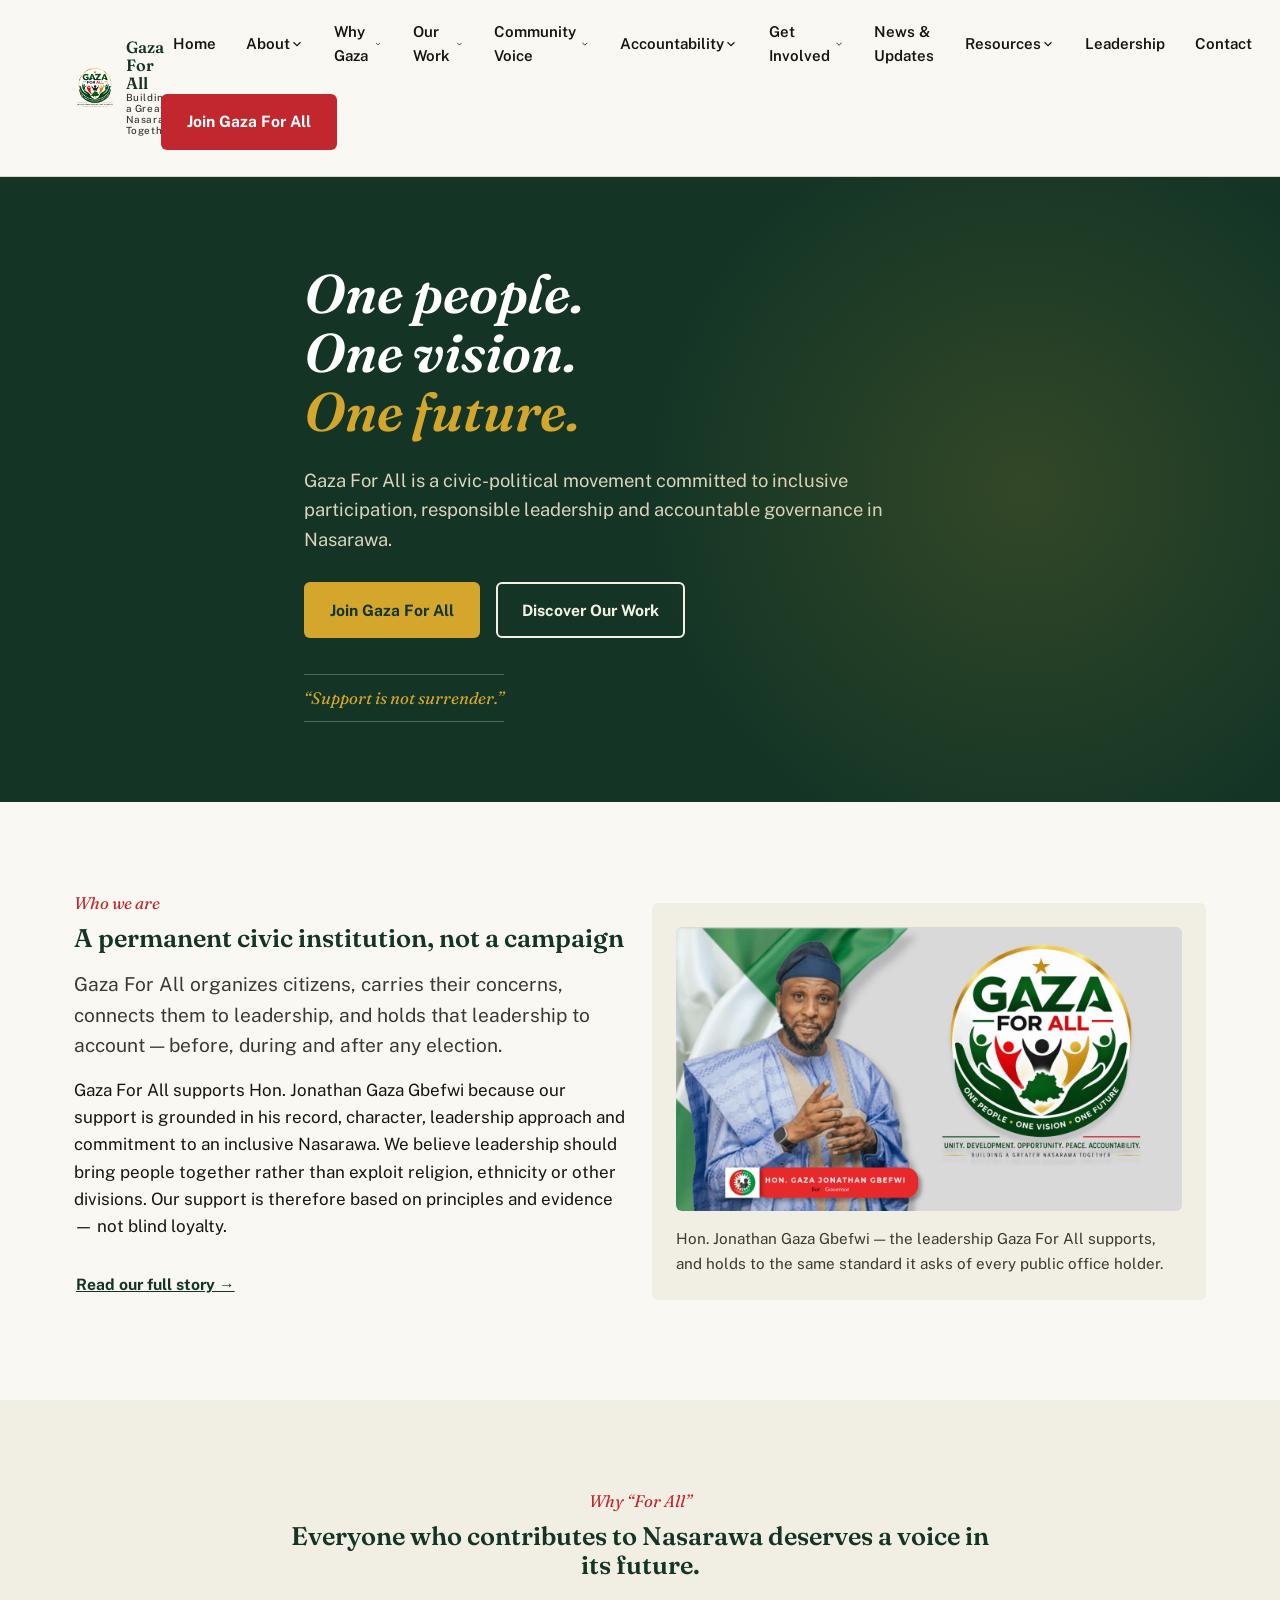
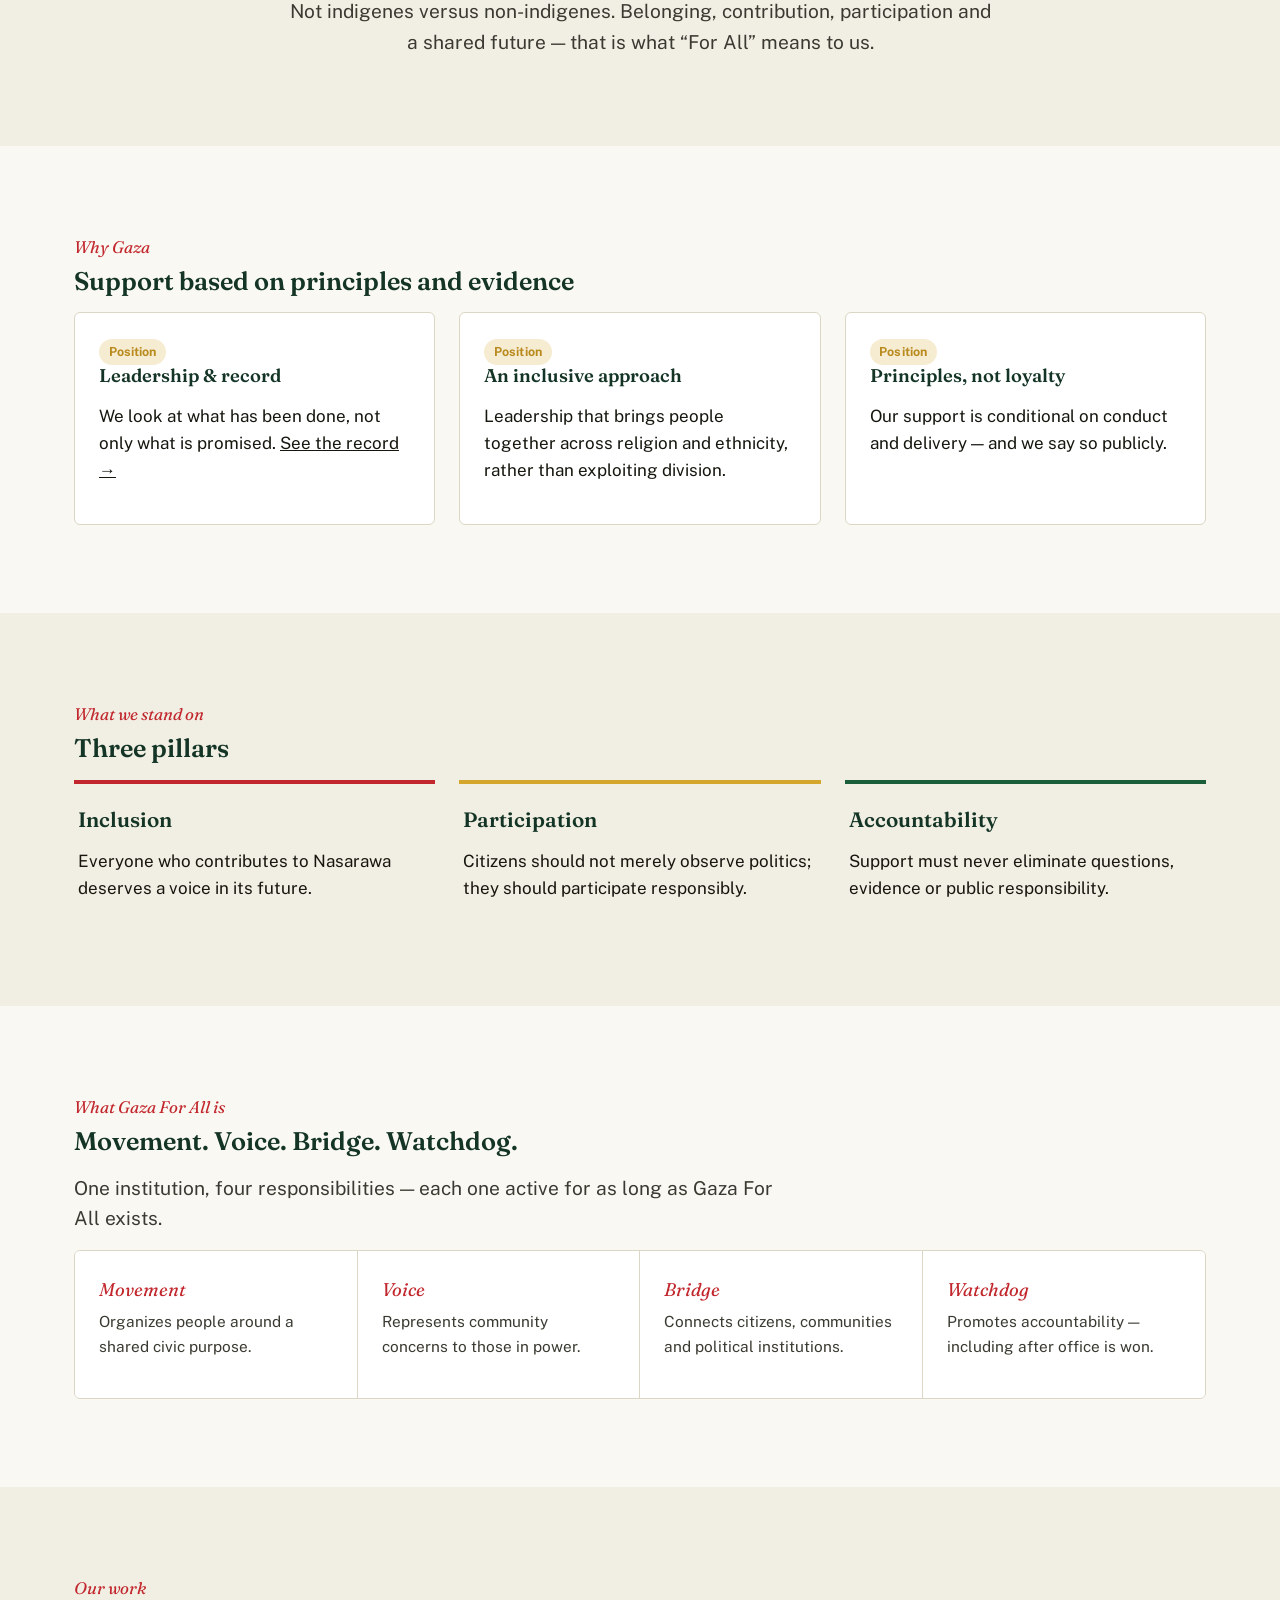
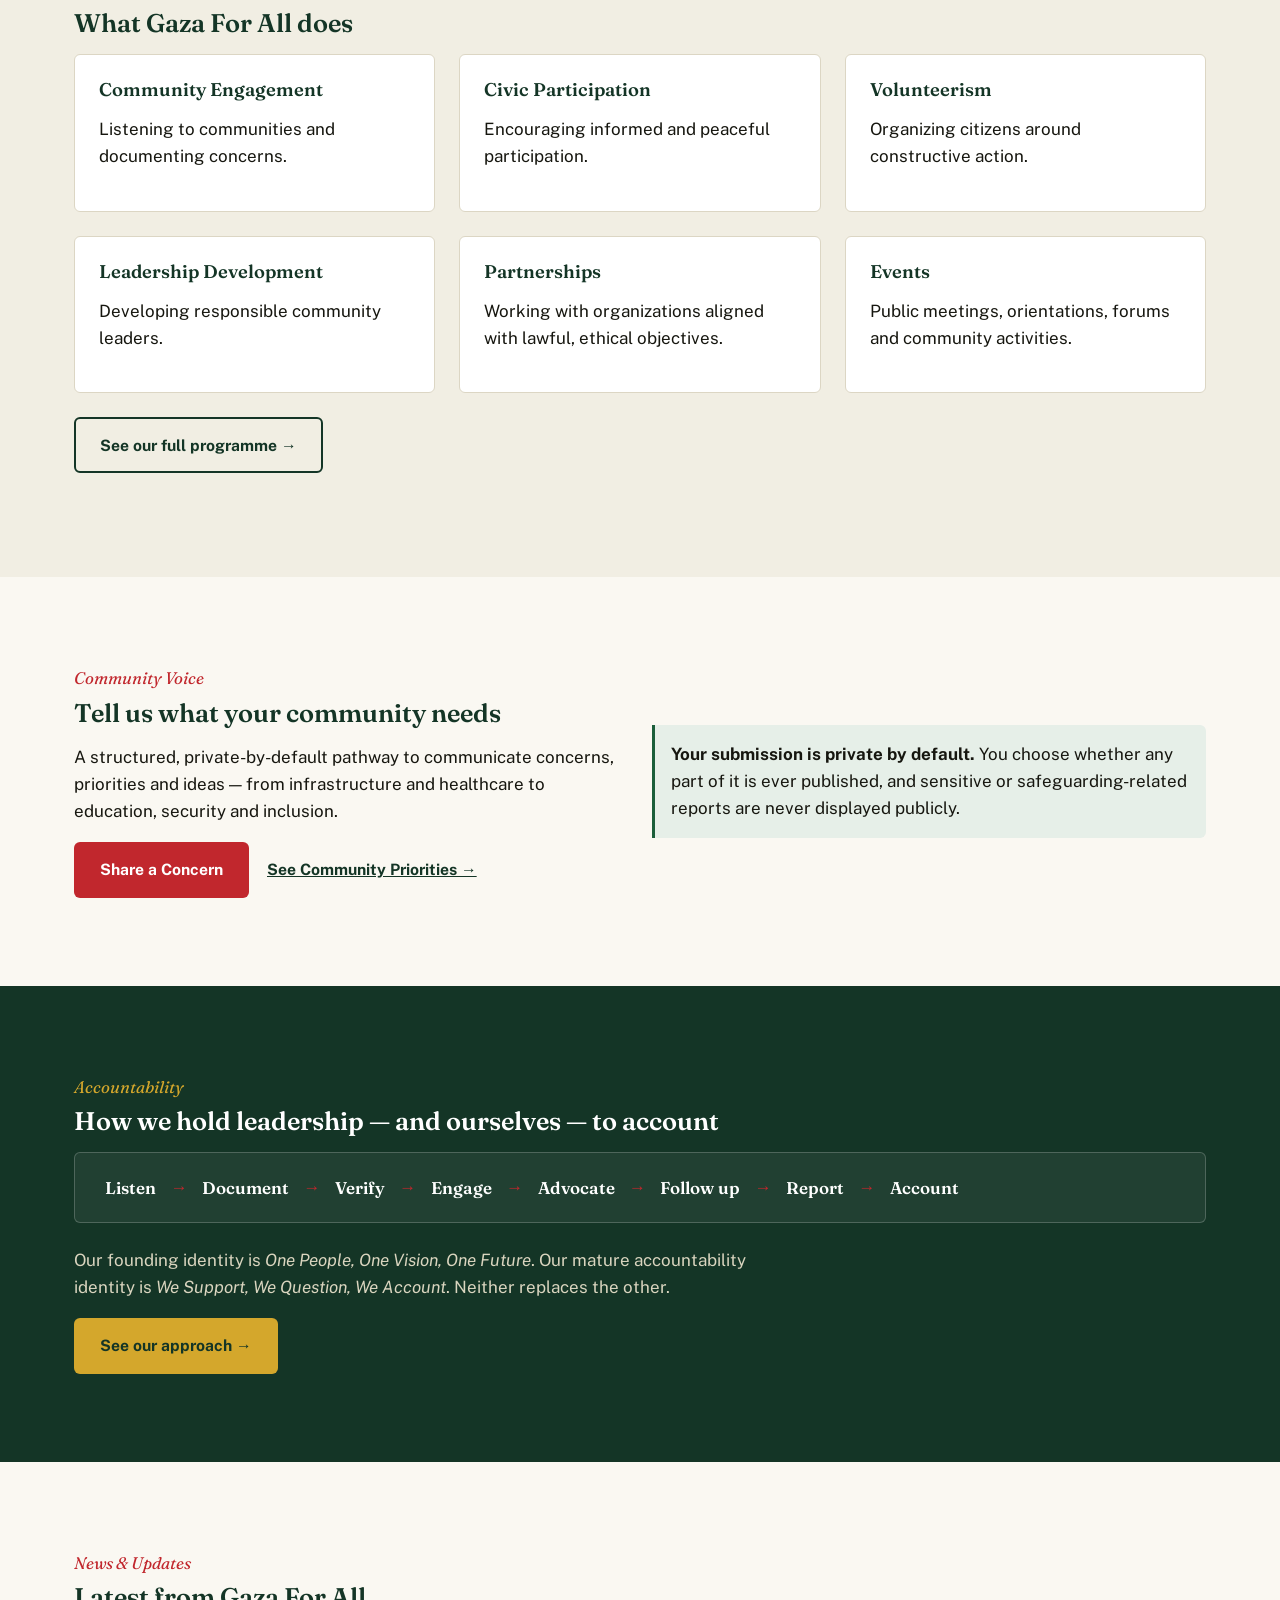
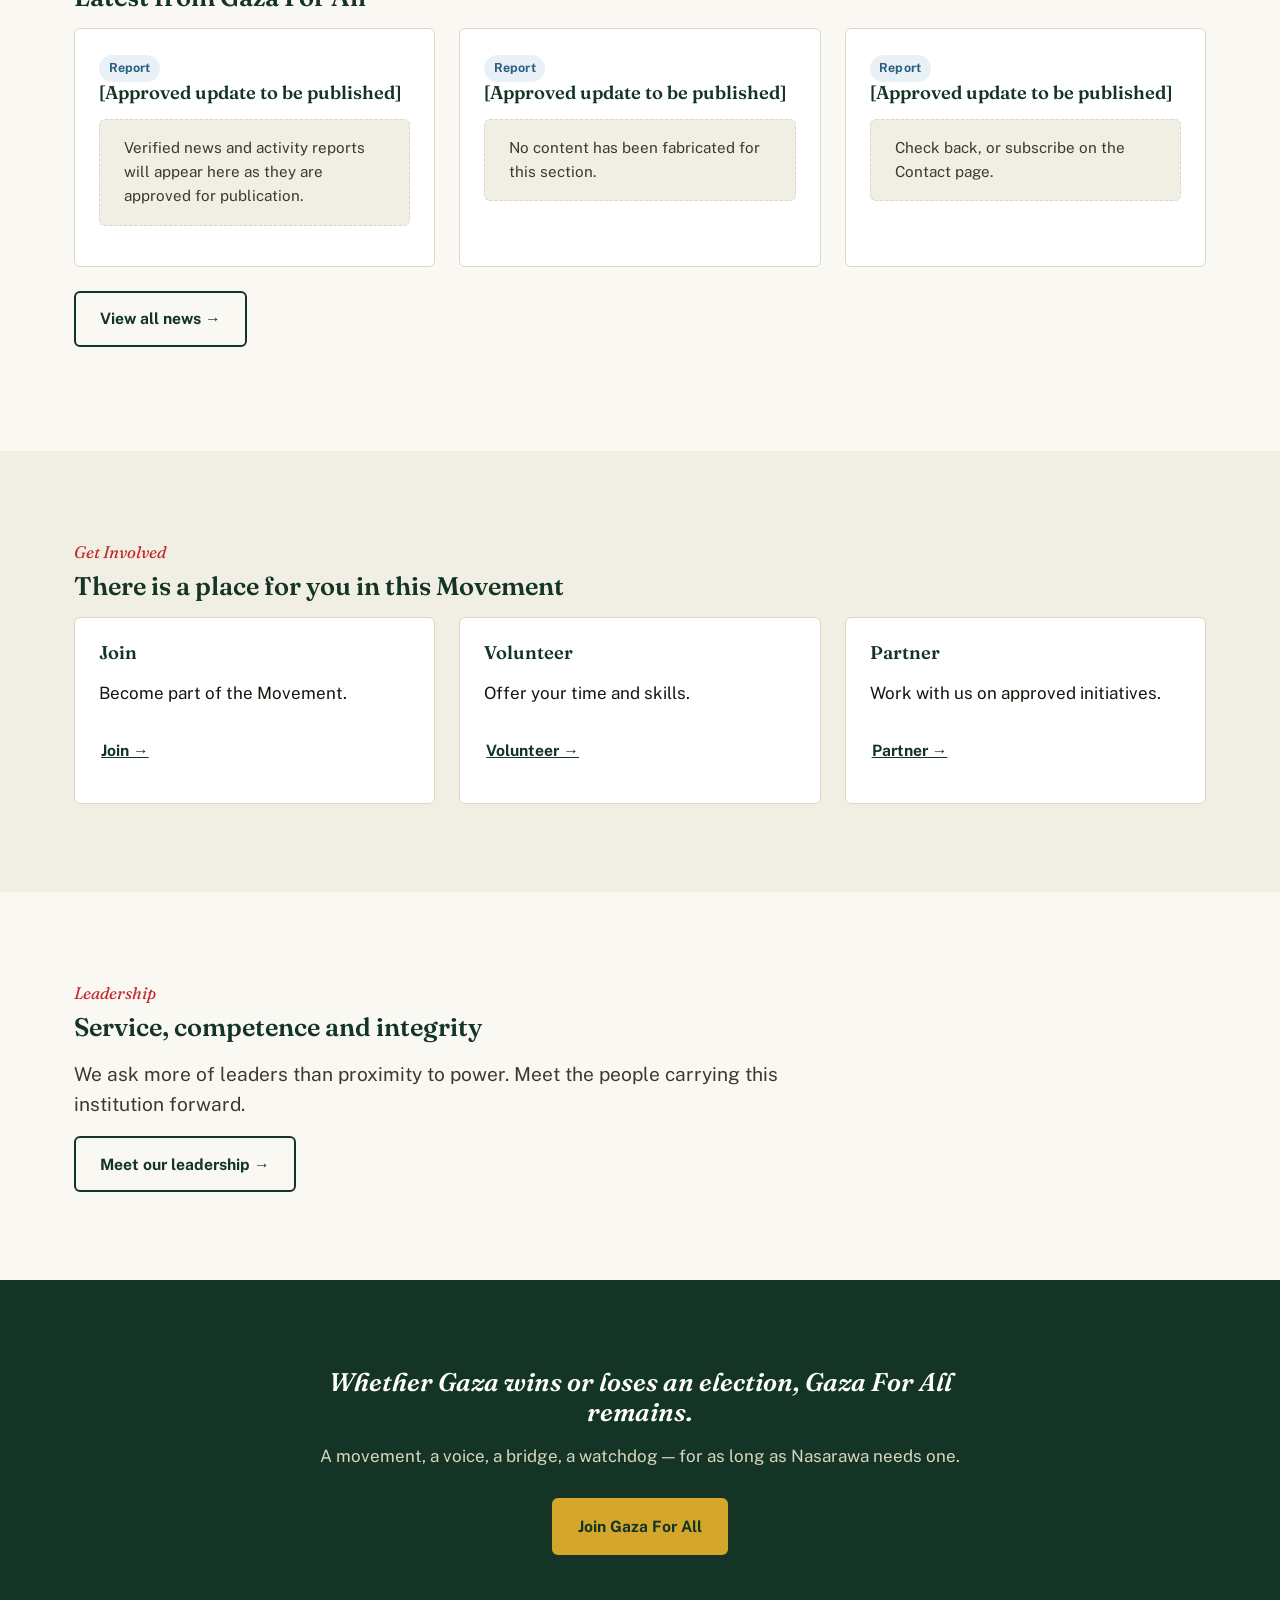
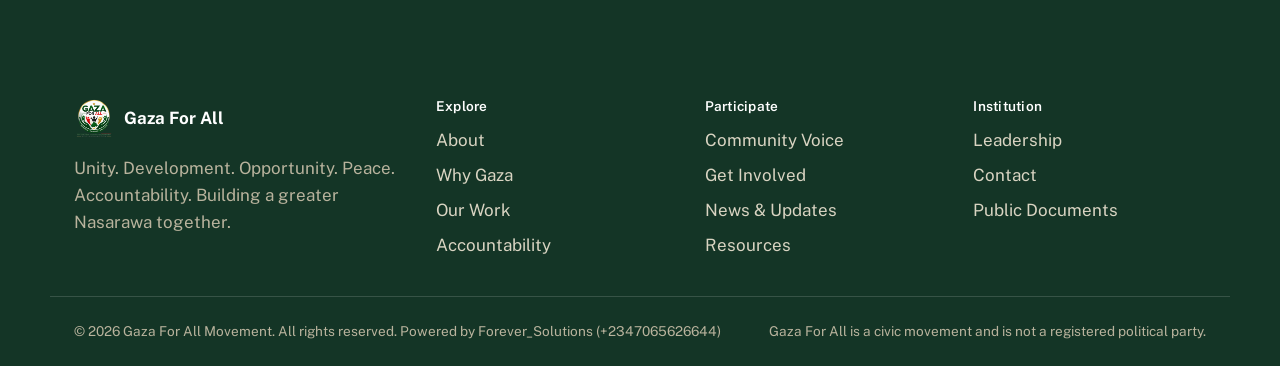
<file: index.html>
<!doctype html>
<html lang="en">
<head>
<meta charset="utf-8">
<title>Gaza For All — One People. One Vision. One Future.</title>
<meta name="viewport" content="width=device-width, initial-scale=1">
<meta name="description" content="Gaza For All is a civic-political movement committed to inclusive participation, responsible leadership and accountable governance in Nasarawa.">
<link rel="canonical" href="https://gazaforall.org/">
<meta property="og:title" content="Gaza For All — One People. One Vision. One Future.">
<meta property="og:description" content="A civic-political movement committed to inclusive participation, responsible leadership and accountable governance in Nasarawa.">
<meta property="og:type" content="website">
<meta property="og:image" content="assets/img/logo.png">
<meta name="twitter:card" content="summary_large_image">
<link rel="icon" href="assets/img/logo.png">
<link rel="preconnect" href="https://fonts.googleapis.com">
<link rel="preconnect" href="https://fonts.gstatic.com" crossorigin>
<link href="https://fonts.googleapis.com/css2?family=Fraunces:ital,wght@0,500;0,600;1,500;1,600&family=Public+Sans:wght@400;500;600;700&display=swap" rel="stylesheet">
<link rel="stylesheet" href="css/style.css">
</head>
<body>
<a class="skip-link" href="#main">Skip to main content</a>

<header class="site-header">
  <div class="header-inner">
    <a class="brand" href="index.html">
      <img src="assets/img/logo.png" alt="Gaza For All — One People, One Vision, One Future">
      <span class="brand-text">Gaza For All<small>Building a Greater Nasarawa Together</small></span>
    </a>
    <button class="nav-toggle" aria-expanded="false" aria-controls="primary-nav">
      <svg viewBox="0 0 24 24" fill="none" stroke="currentColor" stroke-width="2"><path d="M3 6h18M3 12h18M3 18h18"/></svg>
      Menu
    </button>
    <nav class="primary-nav" id="primary-nav" aria-label="Primary">
      <ul>
        <li class="nav-item"><a class="nav-link" href="index.html" aria-current="page">Home</a></li>
        <li class="nav-item has-sub">
          <a class="nav-link" href="about.html">About <svg class="nav-caret" width="14" height="14" viewBox="0 0 24 24" fill="none" stroke="currentColor" stroke-width="2"><path d="m6 9 6 6 6-6"/></svg></a>
          <ul class="nav-sub">
            <li><a href="about.html#who-we-are">Who We Are</a></li>
            <li><a href="about.html#why-we-exist">Why We Exist</a></li>
            <li><a href="about.html#vision-mission">Vision &amp; Mission</a></li>
            <li><a href="about.html#values">Values</a></li>
            <li><a href="about.html#for-all">What &quot;For All&quot; Means</a></li>
          </ul>
        </li>
        <li class="nav-item has-sub">
          <a class="nav-link" href="why-gaza.html">Why Gaza <svg class="nav-caret" width="14" height="14" viewBox="0 0 24 24" fill="none" stroke="currentColor" stroke-width="2"><path d="m6 9 6 6 6-6"/></svg></a>
          <ul class="nav-sub">
            <li><a href="why-gaza.html#why-support">Why We Support Gaza</a></li>
            <li><a href="why-gaza.html#record">Leadership &amp; Record</a></li>
            <li><a href="why-gaza.html#principles">Our Principles</a></li>
          </ul>
        </li>
        <li class="nav-item has-sub">
          <a class="nav-link" href="our-work.html">Our Work <svg class="nav-caret" width="14" height="14" viewBox="0 0 24 24" fill="none" stroke="currentColor" stroke-width="2"><path d="m6 9 6 6 6-6"/></svg></a>
          <ul class="nav-sub">
            <li><a href="our-work.html#community-engagement">Community Engagement</a></li>
            <li><a href="our-work.html#civic-participation">Civic Participation</a></li>
            <li><a href="our-work.html#volunteerism">Volunteerism</a></li>
            <li><a href="our-work.html#leadership-development">Leadership Development</a></li>
            <li><a href="our-work.html#partnerships">Partnerships</a></li>
            <li><a href="our-work.html#events">Events</a></li>
          </ul>
        </li>
        <li class="nav-item has-sub">
          <a class="nav-link" href="community-voice.html">Community Voice <svg class="nav-caret" width="14" height="14" viewBox="0 0 24 24" fill="none" stroke="currentColor" stroke-width="2"><path d="m6 9 6 6 6-6"/></svg></a>
          <ul class="nav-sub">
            <li><a href="community-voice.html#share">Share a Concern</a></li>
            <li><a href="community-voice.html#priorities">Community Priorities</a></li>
            <li><a href="community-voice.html#updates">Community Updates</a></li>
          </ul>
        </li>
        <li class="nav-item has-sub">
          <a class="nav-link" href="accountability.html">Accountability <svg class="nav-caret" width="14" height="14" viewBox="0 0 24 24" fill="none" stroke="currentColor" stroke-width="2"><path d="m6 9 6 6 6-6"/></svg></a>
          <ul class="nav-sub">
            <li><a href="accountability.html#approach">Our Approach</a></li>
            <li><a href="accountability.html#commitments">Commitments</a></li>
            <li><a href="accountability.html#reports">Reports</a></li>
            <li><a href="accountability.html#updates">Updates</a></li>
          </ul>
        </li>
        <li class="nav-item has-sub">
          <a class="nav-link" href="get-involved.html">Get Involved <svg class="nav-caret" width="14" height="14" viewBox="0 0 24 24" fill="none" stroke="currentColor" stroke-width="2"><path d="m6 9 6 6 6-6"/></svg></a>
          <ul class="nav-sub">
            <li><a href="get-involved.html#join">Join</a></li>
            <li><a href="get-involved.html#volunteer">Volunteer</a></li>
            <li><a href="get-involved.html#partner">Partner</a></li>
            <li><a href="get-involved.html#attend">Attend an Event</a></li>
          </ul>
        </li>
        <li class="nav-item"><a class="nav-link" href="news.html">News &amp; Updates</a></li>
        <li class="nav-item has-sub">
          <a class="nav-link" href="resources.html">Resources <svg class="nav-caret" width="14" height="14" viewBox="0 0 24 24" fill="none" stroke="currentColor" stroke-width="2"><path d="m6 9 6 6 6-6"/></svg></a>
          <ul class="nav-sub">
            <li><a href="resources.html#reports">Reports</a></li>
            <li><a href="resources.html#documents">Public Documents</a></li>
            <li><a href="resources.html#faqs">FAQs</a></li>
            <li><a href="resources.html#media">Media Resources</a></li>
          </ul>
        </li>
        <li class="nav-item"><a class="nav-link" href="leadership.html">Leadership</a></li>
        <li class="nav-item"><a class="nav-link" href="contact.html">Contact</a></li>
      </ul>
      <div class="wrap" style="padding:1rem 0;"><a class="btn btn-primary" href="get-involved.html#join">Join Gaza For All</a></div>
    </nav>
    <a class="btn btn-primary header-cta" href="get-involved.html#join">Join Gaza For All</a>
  </div>
</header>

<main id="main">

  <section class="hero">
    <div class="wrap hero-inner">
      <h1 class="hero-motto">One people.<br>One vision.<br><em>One future.</em></h1>
      <p class="hero-lede">Gaza For All is a civic-political movement committed to inclusive participation, responsible leadership and accountable governance in Nasarawa.</p>
      <div class="cta-row" style="margin-top:1.75rem;">
        <a class="btn btn-on-dark" href="get-involved.html#join">Join Gaza For All</a>
        <a class="btn btn-secondary" style="color:#F4F1E4; border-color:#F4F1E4;" href="our-work.html">Discover Our Work</a>
      </div>
      <p class="hero-tagline">&ldquo;Support is not surrender.&rdquo;</p>
    </div>
  </section>

  <section class="section">
    <div class="wrap">
      <div class="grid grid-2" style="align-items:center;">
        <div>
          <span class="kicker">Who we are</span>
          <h2>A permanent civic institution, not a campaign</h2>
          <p class="lede">Gaza For All organizes citizens, carries their concerns, connects them to leadership, and holds that leadership to account — before, during and after any election.</p>
          <p>Gaza For All supports Hon. Jonathan Gaza Gbefwi because our support is grounded in his record, character, leadership approach and commitment to an inclusive Nasarawa. We believe leadership should bring people together rather than exploit religion, ethnicity or other divisions. Our support is therefore based on principles and evidence &mdash; not blind loyalty.</p>
          <a class="btn btn-ghost" href="about.html">Read our full story &rarr;</a>
        </div>
        <div class="card" style="background:var(--color-bg-alt); border:none;">
          <img src="assets/img/candidate.jpg" alt="Hon. Jonathan Gaza Gbefwi" style="border-radius:6px; margin-bottom:1rem;">
          <p style="margin-bottom:0; font-size:0.95rem; color:var(--color-text-soft);">Hon. Jonathan Gaza Gbefwi &mdash; the leadership Gaza For All supports, and holds to the same standard it asks of every public office holder.</p>
        </div>
      </div>
    </div>
  </section>

  <section class="section section-alt">
    <div class="wrap-narrow text-center">
      <span class="kicker">Why &ldquo;For All&rdquo;</span>
      <h2>Everyone who contributes to Nasarawa deserves a voice in its future.</h2>
      <p class="lede" style="margin:0 auto;">Not indigenes versus non-indigenes. Belonging, contribution, participation and a shared future &mdash; that is what &ldquo;For All&rdquo; means to us.</p>
    </div>
  </section>

  <section class="section">
    <div class="wrap">
      <span class="kicker">Why Gaza</span>
      <h2>Support based on principles and evidence</h2>
      <div class="grid grid-3">
        <div class="card">
          <span class="badge badge-position">Position</span>
          <h3>Leadership &amp; record</h3>
          <p>We look at what has been done, not only what is promised. <a href="why-gaza.html#record">See the record &rarr;</a></p>
        </div>
        <div class="card">
          <span class="badge badge-position">Position</span>
          <h3>An inclusive approach</h3>
          <p>Leadership that brings people together across religion and ethnicity, rather than exploiting division.</p>
        </div>
        <div class="card">
          <span class="badge badge-position">Position</span>
          <h3>Principles, not loyalty</h3>
          <p>Our support is conditional on conduct and delivery &mdash; and we say so publicly.</p>
        </div>
      </div>
    </div>
  </section>

  <section class="section section-alt">
    <div class="wrap">
      <span class="kicker">What we stand on</span>
      <h2>Three pillars</h2>
      <div class="pillars-band">
        <div class="pillar">
          <h3>Inclusion</h3>
          <p>Everyone who contributes to Nasarawa deserves a voice in its future.</p>
        </div>
        <div class="pillar">
          <h3>Participation</h3>
          <p>Citizens should not merely observe politics; they should participate responsibly.</p>
        </div>
        <div class="pillar">
          <h3>Accountability</h3>
          <p>Support must never eliminate questions, evidence or public responsibility.</p>
        </div>
      </div>
    </div>
  </section>

  <section class="section">
    <div class="wrap">
      <span class="kicker">What Gaza For All is</span>
      <h2>Movement. Voice. Bridge. Watchdog.</h2>
      <p class="lede">One institution, four responsibilities &mdash; each one active for as long as Gaza For All exists.</p>
      <div class="identity-row">
        <div class="identity-cell"><span class="identity-label">Movement</span><p>Organizes people around a shared civic purpose.</p></div>
        <div class="identity-cell"><span class="identity-label">Voice</span><p>Represents community concerns to those in power.</p></div>
        <div class="identity-cell"><span class="identity-label">Bridge</span><p>Connects citizens, communities and political institutions.</p></div>
        <div class="identity-cell"><span class="identity-label">Watchdog</span><p>Promotes accountability &mdash; including after office is won.</p></div>
      </div>
    </div>
  </section>

  <section class="section section-alt">
    <div class="wrap">
      <span class="kicker">Our work</span>
      <h2>What Gaza For All does</h2>
      <div class="card-list cols-3">
        <div class="card"><h3>Community Engagement</h3><p>Listening to communities and documenting concerns.</p></div>
        <div class="card"><h3>Civic Participation</h3><p>Encouraging informed and peaceful participation.</p></div>
        <div class="card"><h3>Volunteerism</h3><p>Organizing citizens around constructive action.</p></div>
        <div class="card"><h3>Leadership Development</h3><p>Developing responsible community leaders.</p></div>
        <div class="card"><h3>Partnerships</h3><p>Working with organizations aligned with lawful, ethical objectives.</p></div>
        <div class="card"><h3>Events</h3><p>Public meetings, orientations, forums and community activities.</p></div>
      </div>
      <p style="margin-top:1.5rem;"><a class="btn btn-secondary" href="our-work.html">See our full programme &rarr;</a></p>
    </div>
  </section>

  <section class="section">
    <div class="wrap grid grid-2" style="align-items:center;">
      <div>
        <span class="kicker">Community Voice</span>
        <h2>Tell us what your community needs</h2>
        <p>A structured, private-by-default pathway to communicate concerns, priorities and ideas &mdash; from infrastructure and healthcare to education, security and inclusion.</p>
        <div class="cta-row">
          <a class="btn btn-primary" href="community-voice.html#share">Share a Concern</a>
          <a class="btn btn-ghost" href="community-voice.html#priorities">See Community Priorities &rarr;</a>
        </div>
      </div>
      <div class="form-privacy-note">
        <strong>Your submission is private by default.</strong> You choose whether any part of it is ever published, and sensitive or safeguarding-related reports are never displayed publicly.
      </div>
    </div>
  </section>

  <section class="section section-dark">
    <div class="wrap">
      <span class="kicker" style="color:var(--g4a-gold-400);">Accountability</span>
      <h2>How we hold leadership &mdash; and ourselves &mdash; to account</h2>
      <div class="flow-line" style="background:rgba(255,255,255,0.06); border-color:rgba(255,255,255,0.2); color:#fff;">
        <span class="step">Listen</span><span class="arrow">&rarr;</span>
        <span class="step">Document</span><span class="arrow">&rarr;</span>
        <span class="step">Verify</span><span class="arrow">&rarr;</span>
        <span class="step">Engage</span><span class="arrow">&rarr;</span>
        <span class="step">Advocate</span><span class="arrow">&rarr;</span>
        <span class="step">Follow up</span><span class="arrow">&rarr;</span>
        <span class="step">Report</span><span class="arrow">&rarr;</span>
        <span class="step">Account</span>
      </div>
      <p style="margin-top:1.5rem; color:#DAD5BF;">Our founding identity is <em>One People, One Vision, One Future</em>. Our mature accountability identity is <em>We Support, We Question, We Account</em>. Neither replaces the other.</p>
      <a class="btn btn-on-dark" href="accountability.html">See our approach &rarr;</a>
    </div>
  </section>

  <section class="section">
    <div class="wrap">
      <span class="kicker">News &amp; Updates</span>
      <h2>Latest from Gaza For All</h2>
      <div class="card-list cols-3">
        <div class="card">
          <span class="badge badge-report">Report</span>
          <h3>[Approved update to be published]</h3>
          <p class="placeholder-note">Verified news and activity reports will appear here as they are approved for publication.</p>
        </div>
        <div class="card">
          <span class="badge badge-report">Report</span>
          <h3>[Approved update to be published]</h3>
          <p class="placeholder-note">No content has been fabricated for this section.</p>
        </div>
        <div class="card">
          <span class="badge badge-report">Report</span>
          <h3>[Approved update to be published]</h3>
          <p class="placeholder-note">Check back, or subscribe on the Contact page.</p>
        </div>
      </div>
      <p style="margin-top:1.5rem;"><a class="btn btn-secondary" href="news.html">View all news &rarr;</a></p>
    </div>
  </section>

  <section class="section section-alt">
    <div class="wrap">
      <span class="kicker">Get Involved</span>
      <h2>There is a place for you in this Movement</h2>
      <div class="card-list cols-3">
        <div class="card"><h3>Join</h3><p>Become part of the Movement.</p><a class="btn btn-ghost" href="get-involved.html#join">Join &rarr;</a></div>
        <div class="card"><h3>Volunteer</h3><p>Offer your time and skills.</p><a class="btn btn-ghost" href="get-involved.html#volunteer">Volunteer &rarr;</a></div>
        <div class="card"><h3>Partner</h3><p>Work with us on approved initiatives.</p><a class="btn btn-ghost" href="get-involved.html#partner">Partner &rarr;</a></div>
      </div>
    </div>
  </section>

  <section class="section">
    <div class="wrap">
      <span class="kicker">Leadership</span>
      <h2>Service, competence and integrity</h2>
      <p class="lede">We ask more of leaders than proximity to power. Meet the people carrying this institution forward.</p>
      <a class="btn btn-secondary" href="leadership.html">Meet our leadership &rarr;</a>
    </div>
  </section>

  <section class="section section-dark text-center">
    <div class="wrap-narrow">
      <h2 style="font-style:italic;">Whether Gaza wins or loses an election, Gaza For All remains.</h2>
      <p style="color:#DAD5BF; margin:0 auto 1.75rem;">A movement, a voice, a bridge, a watchdog &mdash; for as long as Nasarawa needs one.</p>
      <a class="btn btn-on-dark" href="get-involved.html#join">Join Gaza For All</a>
    </div>
  </section>

</main>

<footer class="site-footer">
  <div class="wrap footer-grid">
    <div>
      <div class="footer-brand-line"><img src="assets/img/logo.png" alt="Gaza For All logo"><strong style="color:#fff;">Gaza For All</strong></div>
      <p style="color:#B9B39D; max-width:34ch;">Unity. Development. Opportunity. Peace. Accountability. Building a greater Nasarawa together.</p>
    </div>
    <div>
      <h4>Explore</h4>
      <ul class="footer-list">
        <li><a href="about.html">About</a></li>
        <li><a href="why-gaza.html">Why Gaza</a></li>
        <li><a href="our-work.html">Our Work</a></li>
        <li><a href="accountability.html">Accountability</a></li>
      </ul>
    </div>
    <div>
      <h4>Participate</h4>
      <ul class="footer-list">
        <li><a href="community-voice.html">Community Voice</a></li>
        <li><a href="get-involved.html">Get Involved</a></li>
        <li><a href="news.html">News &amp; Updates</a></li>
        <li><a href="resources.html">Resources</a></li>
      </ul>
    </div>
    <div>
      <h4>Institution</h4>
      <ul class="footer-list">
        <li><a href="leadership.html">Leadership</a></li>
        <li><a href="contact.html">Contact</a></li>
        <li><a href="resources.html#documents">Public Documents</a></li>
      </ul>
    </div>
  </div>
  <div class="wrap footer-bottom">
    <span>&copy; <span id="year"></span> Gaza For All Movement. All rights reserved. Powered by Forever_Solutions (+2347065626644)</span>
    <span>Gaza For All is a civic movement and is not a registered political party.</</span>
  </div>
</footer>

<script>document.getElementById('year').textContent = new Date().getFullYear();</script>
<script src="js/main.js"></script>
</body>
      </html>
</file>
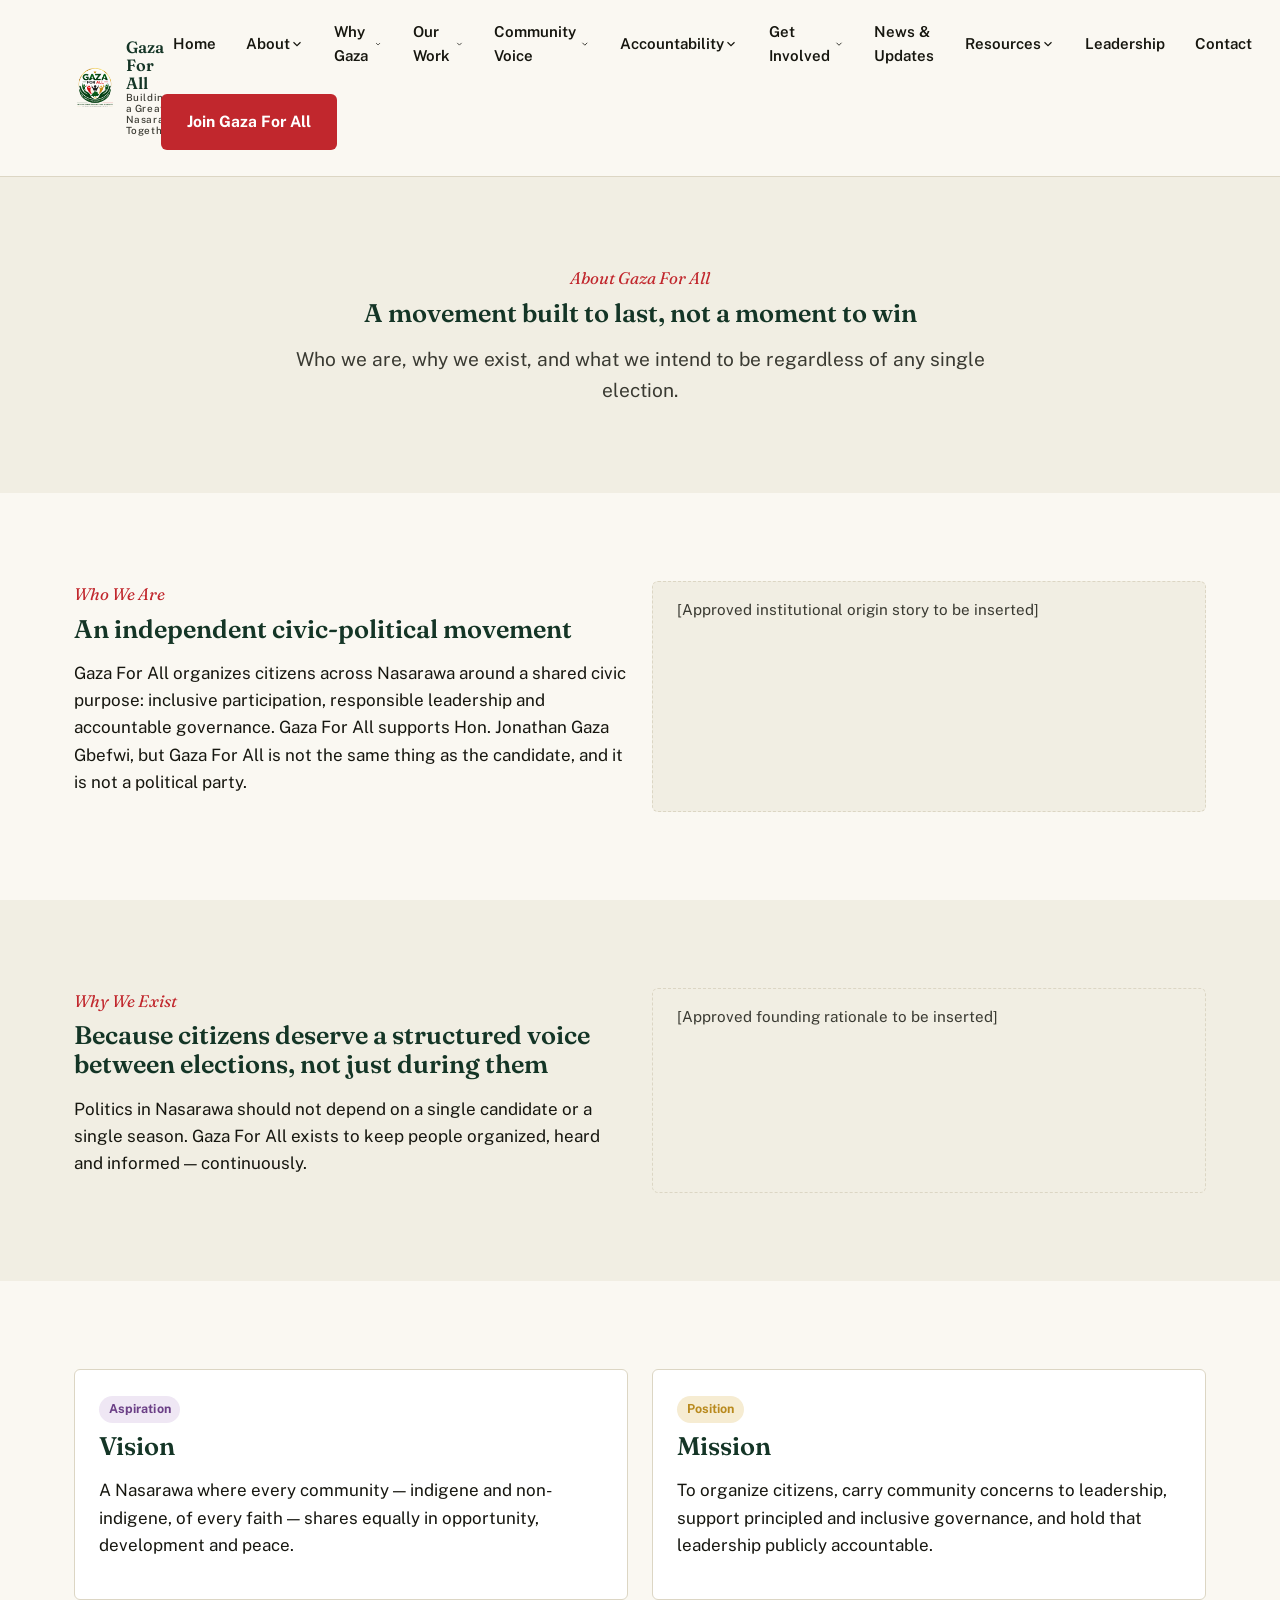
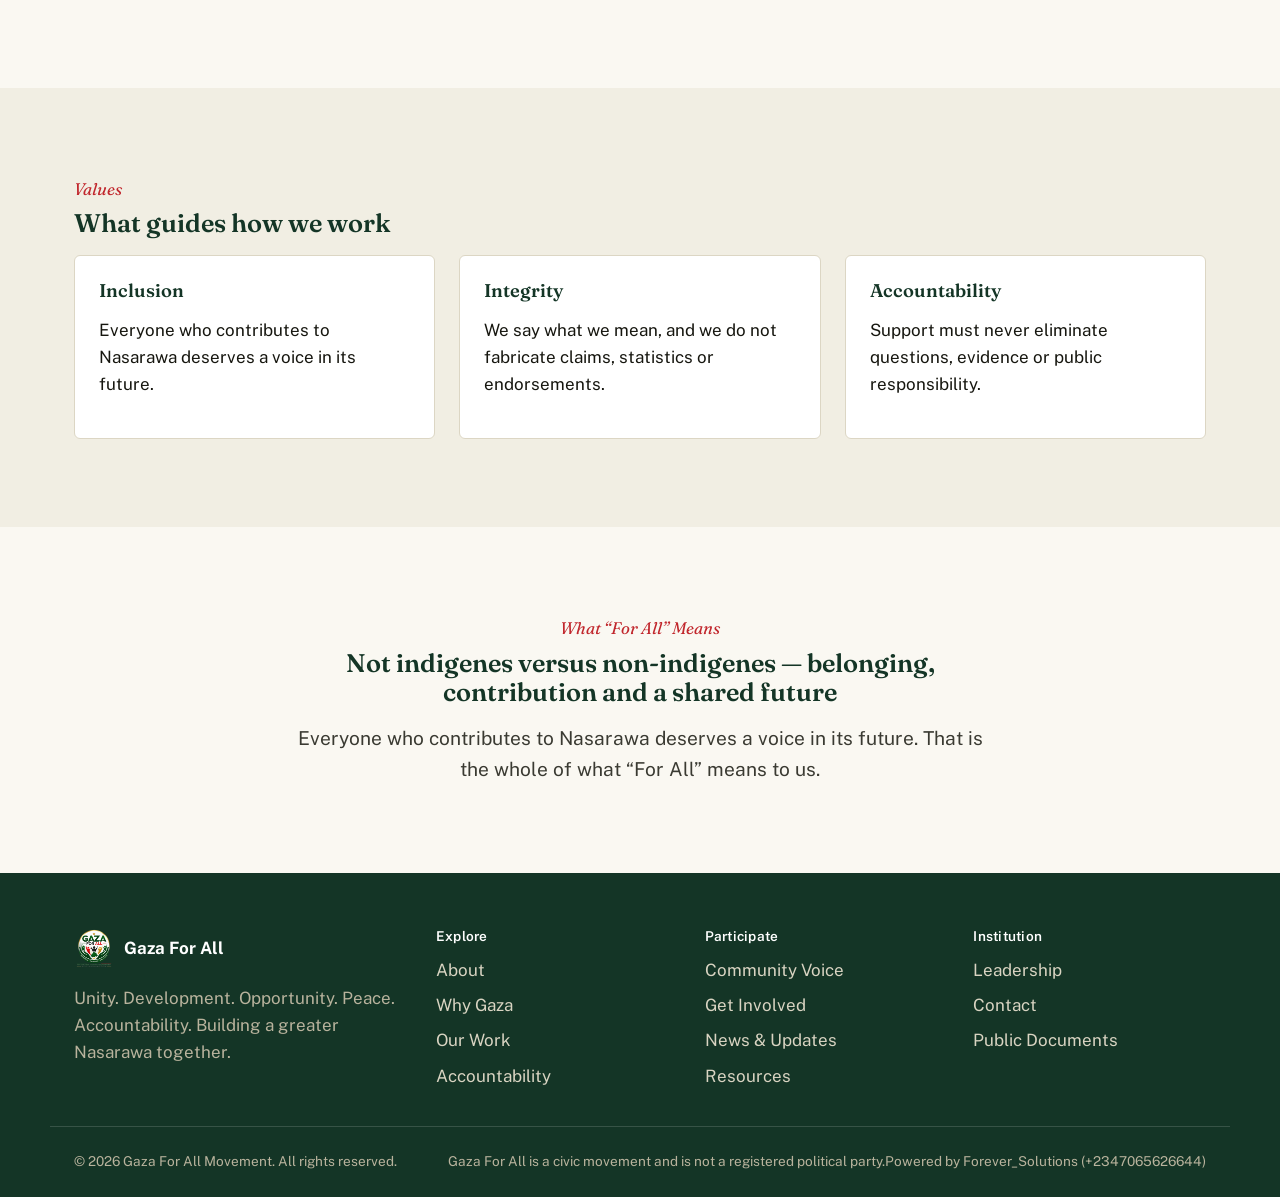
<file: about.html>
<!doctype html>
<html lang="en">
<head>
<meta charset="utf-8">
<title>About — Gaza For All</title>
<meta name="viewport" content="width=device-width, initial-scale=1">
<meta name="description" content="Who Gaza For All is, why we exist, and what “For All” means.">
<link rel="canonical" href="https://gazaforall.org/about.html">
<meta property="og:title" content="About — Gaza For All">
<meta property="og:description" content="Who Gaza For All is, why we exist, and what “For All” means.">
<meta property="og:type" content="website">
<meta property="og:image" content="assets/img/logo.png">
<meta name="twitter:card" content="summary_large_image">
<link rel="icon" href="assets/img/logo.png">
<link rel="preconnect" href="https://fonts.googleapis.com">
<link rel="preconnect" href="https://fonts.gstatic.com" crossorigin>
<link href="https://fonts.googleapis.com/css2?family=Fraunces:ital,wght@0,500;0,600;1,500;1,600&family=Public+Sans:wght@400;500;600;700&display=swap" rel="stylesheet">
<link rel="stylesheet" href="css/style.css">
</head>
<body>
<a class="skip-link" href="#main">Skip to main content</a>

<header class="site-header">
  <div class="header-inner">
    <a class="brand" href="index.html">
      <img src="assets/img/logo.png" alt="Gaza For All — One People, One Vision, One Future">
      <span class="brand-text">Gaza For All<small>Building a Greater Nasarawa Together</small></span>
    </a>
    <button class="nav-toggle" aria-expanded="false" aria-controls="primary-nav">
      <svg viewBox="0 0 24 24" fill="none" stroke="currentColor" stroke-width="2"><path d="M3 6h18M3 12h18M3 18h18"/></svg>
      Menu
    </button>
    <nav class="primary-nav" id="primary-nav" aria-label="Primary">
      <ul>
        <li class="nav-item"><a class="nav-link" href="index.html">Home</a></li>
        <li class="nav-item has-sub">
          <a class="nav-link" href="about.html" aria-current="page">About <svg class="nav-caret" width="14" height="14" viewBox="0 0 24 24" fill="none" stroke="currentColor" stroke-width="2"><path d="m6 9 6 6 6-6"/></svg></a>
          <ul class="nav-sub">
            <li><a href="about.html#who-we-are">Who We Are</a></li>
            <li><a href="about.html#why-we-exist">Why We Exist</a></li>
            <li><a href="about.html#vision-mission">Vision &amp; Mission</a></li>
            <li><a href="about.html#values">Values</a></li>
            <li><a href="about.html#for-all">What &quot;For All&quot; Means</a></li>
          </ul>
        </li>
        <li class="nav-item has-sub">
          <a class="nav-link" href="why-gaza.html">Why Gaza <svg class="nav-caret" width="14" height="14" viewBox="0 0 24 24" fill="none" stroke="currentColor" stroke-width="2"><path d="m6 9 6 6 6-6"/></svg></a>
          <ul class="nav-sub">
            <li><a href="why-gaza.html#why-support">Why We Support Gaza</a></li>
            <li><a href="why-gaza.html#record">Leadership &amp; Record</a></li>
            <li><a href="why-gaza.html#principles">Our Principles</a></li>
          </ul>
        </li>
        <li class="nav-item has-sub">
          <a class="nav-link" href="our-work.html">Our Work <svg class="nav-caret" width="14" height="14" viewBox="0 0 24 24" fill="none" stroke="currentColor" stroke-width="2"><path d="m6 9 6 6 6-6"/></svg></a>
          <ul class="nav-sub">
            <li><a href="our-work.html#community-engagement">Community Engagement</a></li>
            <li><a href="our-work.html#civic-participation">Civic Participation</a></li>
            <li><a href="our-work.html#volunteerism">Volunteerism</a></li>
            <li><a href="our-work.html#leadership-development">Leadership Development</a></li>
            <li><a href="our-work.html#partnerships">Partnerships</a></li>
            <li><a href="our-work.html#events">Events</a></li>
          </ul>
        </li>
        <li class="nav-item has-sub">
          <a class="nav-link" href="community-voice.html">Community Voice <svg class="nav-caret" width="14" height="14" viewBox="0 0 24 24" fill="none" stroke="currentColor" stroke-width="2"><path d="m6 9 6 6 6-6"/></svg></a>
          <ul class="nav-sub">
            <li><a href="community-voice.html#share">Share a Concern</a></li>
            <li><a href="community-voice.html#priorities">Community Priorities</a></li>
            <li><a href="community-voice.html#updates">Community Updates</a></li>
          </ul>
        </li>
        <li class="nav-item has-sub">
          <a class="nav-link" href="accountability.html">Accountability <svg class="nav-caret" width="14" height="14" viewBox="0 0 24 24" fill="none" stroke="currentColor" stroke-width="2"><path d="m6 9 6 6 6-6"/></svg></a>
          <ul class="nav-sub">
            <li><a href="accountability.html#approach">Our Approach</a></li>
            <li><a href="accountability.html#commitments">Commitments</a></li>
            <li><a href="accountability.html#reports">Reports</a></li>
            <li><a href="accountability.html#updates">Updates</a></li>
          </ul>
        </li>
        <li class="nav-item has-sub">
          <a class="nav-link" href="get-involved.html">Get Involved <svg class="nav-caret" width="14" height="14" viewBox="0 0 24 24" fill="none" stroke="currentColor" stroke-width="2"><path d="m6 9 6 6 6-6"/></svg></a>
          <ul class="nav-sub">
            <li><a href="get-involved.html#join">Join</a></li>
            <li><a href="get-involved.html#volunteer">Volunteer</a></li>
            <li><a href="get-involved.html#partner">Partner</a></li>
            <li><a href="get-involved.html#attend">Attend an Event</a></li>
          </ul>
        </li>
        <li class="nav-item"><a class="nav-link" href="news.html">News &amp; Updates</a></li>
        <li class="nav-item has-sub">
          <a class="nav-link" href="resources.html">Resources <svg class="nav-caret" width="14" height="14" viewBox="0 0 24 24" fill="none" stroke="currentColor" stroke-width="2"><path d="m6 9 6 6 6-6"/></svg></a>
          <ul class="nav-sub">
            <li><a href="resources.html#reports">Reports</a></li>
            <li><a href="resources.html#documents">Public Documents</a></li>
            <li><a href="resources.html#faqs">FAQs</a></li>
            <li><a href="resources.html#media">Media Resources</a></li>
          </ul>
        </li>
        <li class="nav-item"><a class="nav-link" href="leadership.html">Leadership</a></li>
        <li class="nav-item"><a class="nav-link" href="contact.html">Contact</a></li>
      </ul>
      <div class="wrap" style="padding:1rem 0;"><a class="btn btn-primary" href="get-involved.html#join">Join Gaza For All</a></div>
    </nav>
    <a class="btn btn-primary header-cta" href="get-involved.html#join">Join Gaza For All</a>
  </div>
</header>

<main id="main">

  <section class="section section-alt">
    <div class="wrap-narrow text-center">
      <span class="kicker">About Gaza For All</span>
      <h1>A movement built to last, not a moment to win</h1>
      <p class="lede" style="margin:0 auto;">Who we are, why we exist, and what we intend to be regardless of any single election.</p>
    </div>
  </section>

  <section class="section" id="who-we-are">
    <div class="wrap grid grid-2">
      <div>
        <span class="kicker">Who We Are</span>
        <h2>An independent civic-political movement</h2>
        <p>Gaza For All organizes citizens across Nasarawa around a shared civic purpose: inclusive participation, responsible leadership and accountable governance. Gaza For All supports Hon. Jonathan Gaza Gbefwi, but Gaza For All is not the same thing as the candidate, and it is not a political party.</p>
      </div>
      <div class="placeholder-note">[Approved institutional origin story to be inserted]</div>
    </div>
  </section>

  <section class="section section-alt" id="why-we-exist">
    <div class="wrap grid grid-2">
      <div class="placeholder-note" style="order:2;">[Approved founding rationale to be inserted]</div>
      <div>
        <span class="kicker">Why We Exist</span>
        <h2>Because citizens deserve a structured voice between elections, not just during them</h2>
        <p>Politics in Nasarawa should not depend on a single candidate or a single season. Gaza For All exists to keep people organized, heard and informed &mdash; continuously.</p>
      </div>
    </div>
  </section>

  <section class="section" id="vision-mission">
    <div class="wrap grid grid-2">
      <div class="card">
        <span class="badge badge-aspiration">Aspiration</span>
        <h2 style="margin-top:0.6rem;">Vision</h2>
        <p>A Nasarawa where every community &mdash; indigene and non-indigene, of every faith &mdash; shares equally in opportunity, development and peace.</p>
      </div>
      <div class="card">
        <span class="badge badge-position">Position</span>
        <h2 style="margin-top:0.6rem;">Mission</h2>
        <p>To organize citizens, carry community concerns to leadership, support principled and inclusive governance, and hold that leadership publicly accountable.</p>
      </div>
    </div>
  </section>

  <section class="section section-alt" id="values">
    <div class="wrap">
      <span class="kicker">Values</span>
      <h2>What guides how we work</h2>
      <div class="card-list cols-3">
        <div class="card"><h3>Inclusion</h3><p>Everyone who contributes to Nasarawa deserves a voice in its future.</p></div>
        <div class="card"><h3>Integrity</h3><p>We say what we mean, and we do not fabricate claims, statistics or endorsements.</p></div>
        <div class="card"><h3>Accountability</h3><p>Support must never eliminate questions, evidence or public responsibility.</p></div>
      </div>
    </div>
  </section>

  <section class="section" id="for-all">
    <div class="wrap-narrow text-center">
      <span class="kicker">What &ldquo;For All&rdquo; Means</span>
      <h2>Not indigenes versus non-indigenes &mdash; belonging, contribution and a shared future</h2>
      <p class="lede" style="margin:0 auto;">Everyone who contributes to Nasarawa deserves a voice in its future. That is the whole of what &ldquo;For All&rdquo; means to us.</p>
    </div>
  </section>

</main>

<footer class="site-footer">
  <div class="wrap footer-grid">
    <div>
      <div class="footer-brand-line"><img src="assets/img/logo.png" alt="Gaza For All logo"><strong style="color:#fff;">Gaza For All</strong></div>
      <p style="color:#B9B39D; max-width:34ch;">Unity. Development. Opportunity. Peace. Accountability. Building a greater Nasarawa together.</p>
    </div>
    <div>
      <h4>Explore</h4>
      <ul class="footer-list">
        <li><a href="about.html">About</a></li>
        <li><a href="why-gaza.html">Why Gaza</a></li>
        <li><a href="our-work.html">Our Work</a></li>
        <li><a href="accountability.html">Accountability</a></li>
      </ul>
    </div>
    <div>
      <h4>Participate</h4>
      <ul class="footer-list">
        <li><a href="community-voice.html">Community Voice</a></li>
        <li><a href="get-involved.html">Get Involved</a></li>
        <li><a href="news.html">News &amp; Updates</a></li>
        <li><a href="resources.html">Resources</a></li>
      </ul>
    </div>
    <div>
      <h4>Institution</h4>
      <ul class="footer-list">
        <li><a href="leadership.html">Leadership</a></li>
        <li><a href="contact.html">Contact</a></li>
        <li><a href="resources.html#documents">Public Documents</a></li>
      </ul>
    </div>
  </div>
  <div class="wrap footer-bottom">
    <span>&copy; <span id="year"></span> Gaza For All Movement. All rights reserved.</span>
    <span>Gaza For All is a civic movement and is not a registered political party.Powered by Forever_Solutions (+2347065626644)</span>
  </div>
</footer>

<script>document.getElementById('year').textContent = new Date().getFullYear();</script>
<script src="js/main.js"></script>
</body>

</html>
</file>
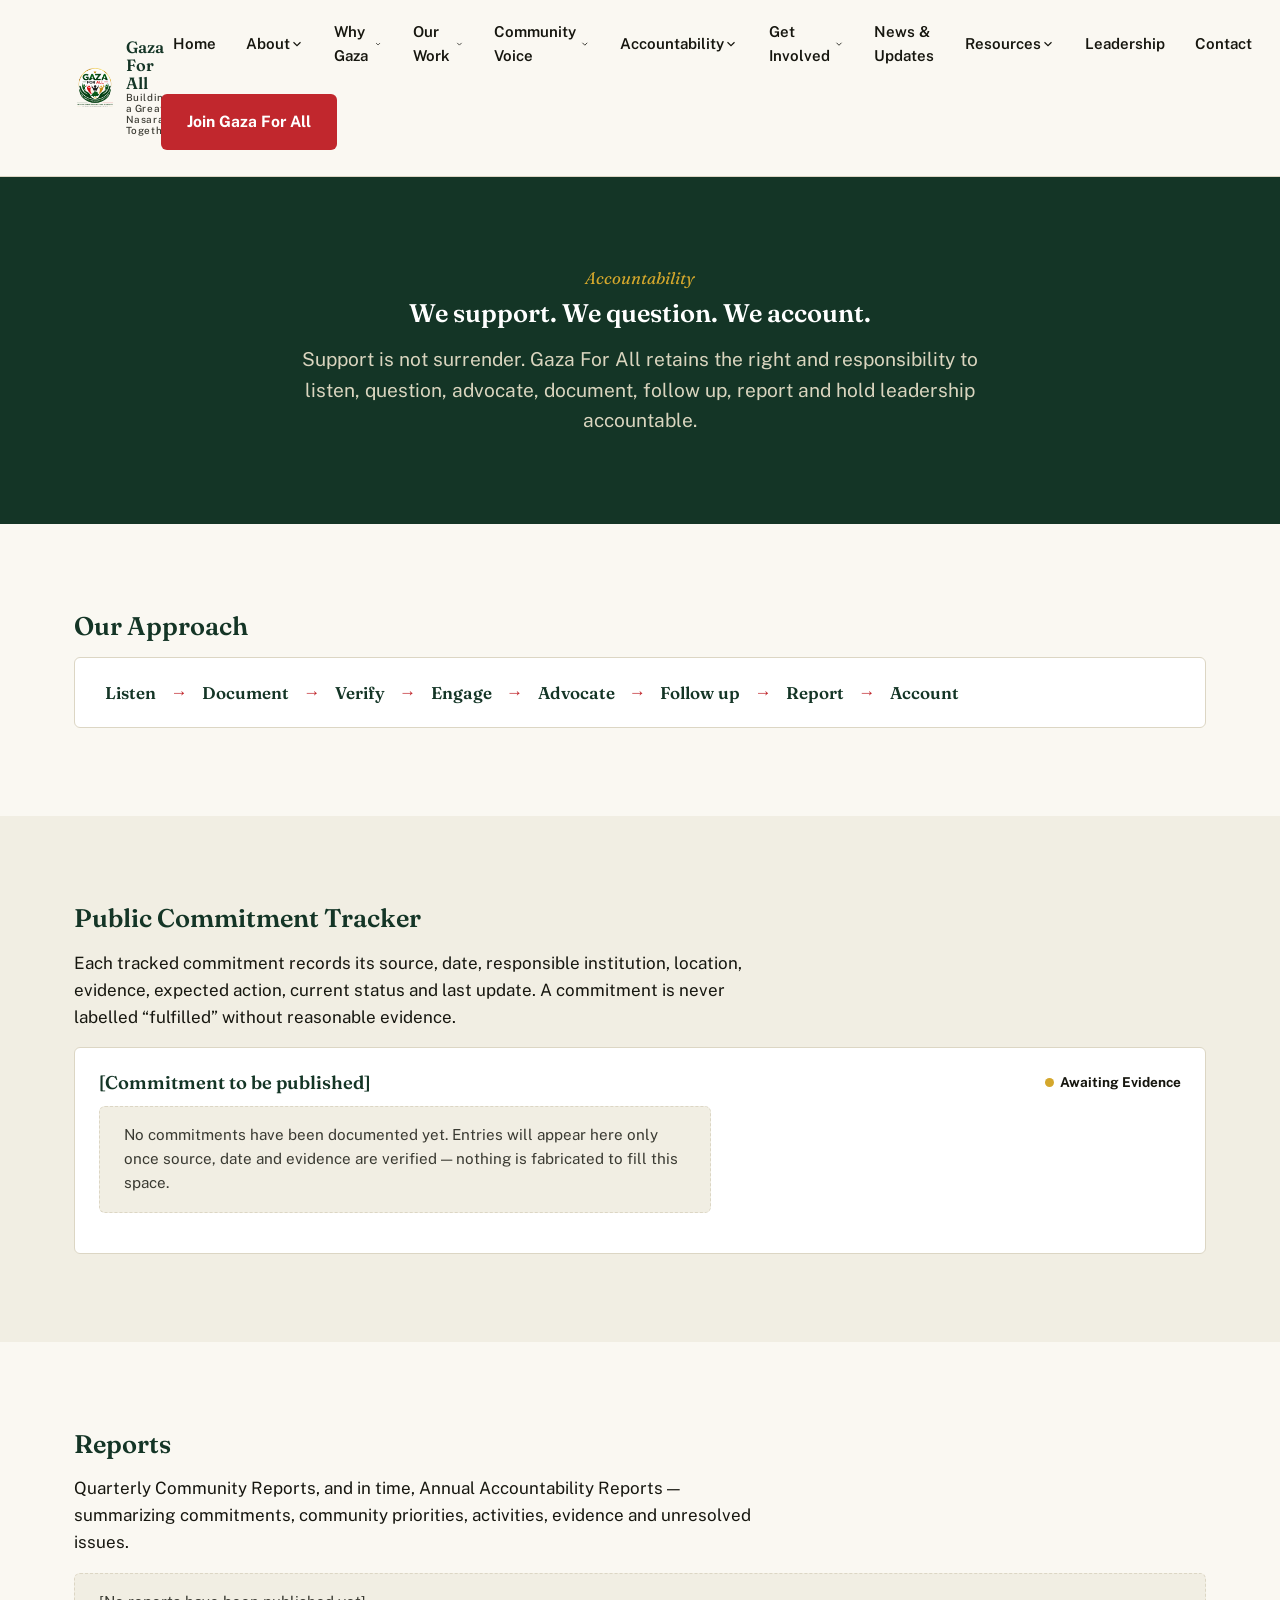
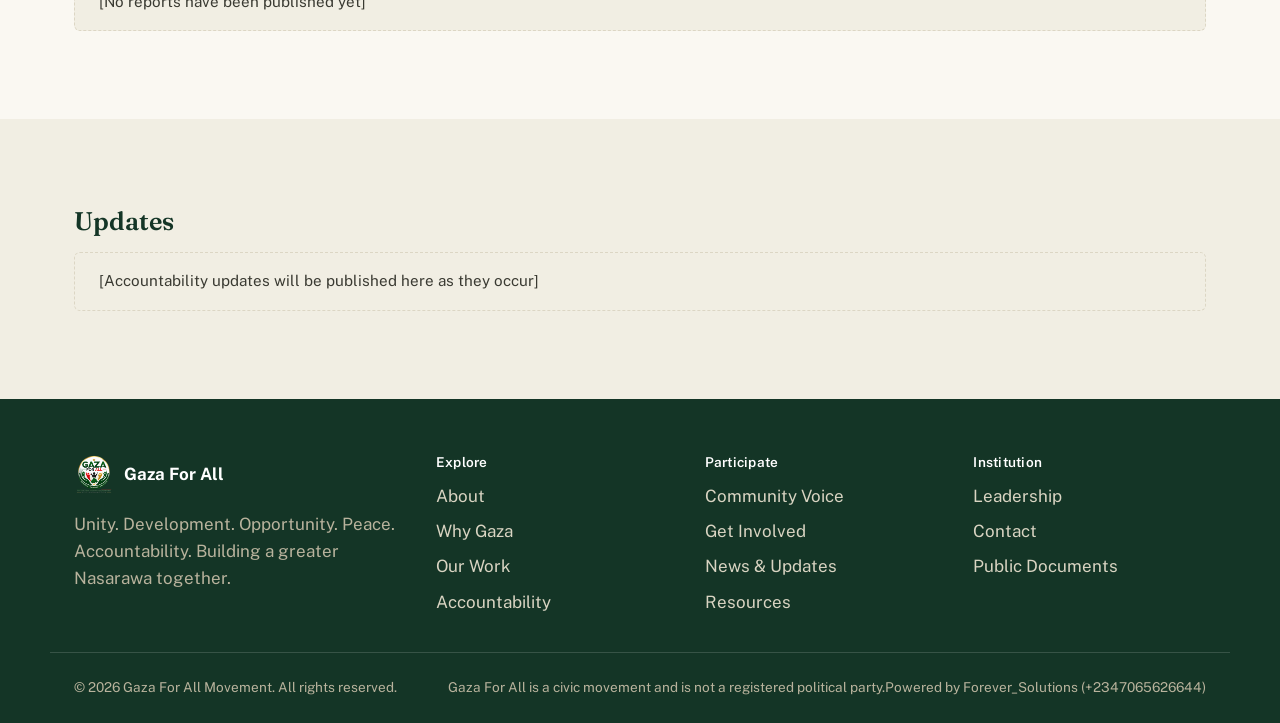
<file: accountability.html>
<!doctype html>
<html lang="en">
<head>
<meta charset="utf-8">
<title>Accountability — Gaza For All</title>
<meta name="viewport" content="width=device-width, initial-scale=1">
<meta name="description" content="How Gaza For All listens, documents, verifies and reports on public commitments.">
<link rel="canonical" href="https://gazaforall.org/accountability.html">
<meta property="og:title" content="Accountability — Gaza For All">
<meta property="og:description" content="How Gaza For All listens, documents, verifies and reports on public commitments.">
<meta property="og:type" content="website">
<meta property="og:image" content="assets/img/logo.png">
<meta name="twitter:card" content="summary_large_image">
<link rel="icon" href="assets/img/logo.png">
<link rel="preconnect" href="https://fonts.googleapis.com">
<link rel="preconnect" href="https://fonts.gstatic.com" crossorigin>
<link href="https://fonts.googleapis.com/css2?family=Fraunces:ital,wght@0,500;0,600;1,500;1,600&family=Public+Sans:wght@400;500;600;700&display=swap" rel="stylesheet">
<link rel="stylesheet" href="css/style.css">
</head>
<body>
<a class="skip-link" href="#main">Skip to main content</a>

<header class="site-header">
  <div class="header-inner">
    <a class="brand" href="index.html">
      <img src="assets/img/logo.png" alt="Gaza For All — One People, One Vision, One Future">
      <span class="brand-text">Gaza For All<small>Building a Greater Nasarawa Together</small></span>
    </a>
    <button class="nav-toggle" aria-expanded="false" aria-controls="primary-nav">
      <svg viewBox="0 0 24 24" fill="none" stroke="currentColor" stroke-width="2"><path d="M3 6h18M3 12h18M3 18h18"/></svg>
      Menu
    </button>
    <nav class="primary-nav" id="primary-nav" aria-label="Primary">
      <ul>
        <li class="nav-item"><a class="nav-link" href="index.html">Home</a></li>
        <li class="nav-item has-sub">
          <a class="nav-link" href="about.html">About <svg class="nav-caret" width="14" height="14" viewBox="0 0 24 24" fill="none" stroke="currentColor" stroke-width="2"><path d="m6 9 6 6 6-6"/></svg></a>
          <ul class="nav-sub">
            <li><a href="about.html#who-we-are">Who We Are</a></li>
            <li><a href="about.html#why-we-exist">Why We Exist</a></li>
            <li><a href="about.html#vision-mission">Vision &amp; Mission</a></li>
            <li><a href="about.html#values">Values</a></li>
            <li><a href="about.html#for-all">What &quot;For All&quot; Means</a></li>
          </ul>
        </li>
        <li class="nav-item has-sub">
          <a class="nav-link" href="why-gaza.html">Why Gaza <svg class="nav-caret" width="14" height="14" viewBox="0 0 24 24" fill="none" stroke="currentColor" stroke-width="2"><path d="m6 9 6 6 6-6"/></svg></a>
          <ul class="nav-sub">
            <li><a href="why-gaza.html#why-support">Why We Support Gaza</a></li>
            <li><a href="why-gaza.html#record">Leadership &amp; Record</a></li>
            <li><a href="why-gaza.html#principles">Our Principles</a></li>
          </ul>
        </li>
        <li class="nav-item has-sub">
          <a class="nav-link" href="our-work.html">Our Work <svg class="nav-caret" width="14" height="14" viewBox="0 0 24 24" fill="none" stroke="currentColor" stroke-width="2"><path d="m6 9 6 6 6-6"/></svg></a>
          <ul class="nav-sub">
            <li><a href="our-work.html#community-engagement">Community Engagement</a></li>
            <li><a href="our-work.html#civic-participation">Civic Participation</a></li>
            <li><a href="our-work.html#volunteerism">Volunteerism</a></li>
            <li><a href="our-work.html#leadership-development">Leadership Development</a></li>
            <li><a href="our-work.html#partnerships">Partnerships</a></li>
            <li><a href="our-work.html#events">Events</a></li>
          </ul>
        </li>
        <li class="nav-item has-sub">
          <a class="nav-link" href="community-voice.html">Community Voice <svg class="nav-caret" width="14" height="14" viewBox="0 0 24 24" fill="none" stroke="currentColor" stroke-width="2"><path d="m6 9 6 6 6-6"/></svg></a>
          <ul class="nav-sub">
            <li><a href="community-voice.html#share">Share a Concern</a></li>
            <li><a href="community-voice.html#priorities">Community Priorities</a></li>
            <li><a href="community-voice.html#updates">Community Updates</a></li>
          </ul>
        </li>
        <li class="nav-item has-sub">
          <a class="nav-link" href="accountability.html" aria-current="page">Accountability <svg class="nav-caret" width="14" height="14" viewBox="0 0 24 24" fill="none" stroke="currentColor" stroke-width="2"><path d="m6 9 6 6 6-6"/></svg></a>
          <ul class="nav-sub">
            <li><a href="accountability.html#approach">Our Approach</a></li>
            <li><a href="accountability.html#commitments">Commitments</a></li>
            <li><a href="accountability.html#reports">Reports</a></li>
            <li><a href="accountability.html#updates">Updates</a></li>
          </ul>
        </li>
        <li class="nav-item has-sub">
          <a class="nav-link" href="get-involved.html">Get Involved <svg class="nav-caret" width="14" height="14" viewBox="0 0 24 24" fill="none" stroke="currentColor" stroke-width="2"><path d="m6 9 6 6 6-6"/></svg></a>
          <ul class="nav-sub">
            <li><a href="get-involved.html#join">Join</a></li>
            <li><a href="get-involved.html#volunteer">Volunteer</a></li>
            <li><a href="get-involved.html#partner">Partner</a></li>
            <li><a href="get-involved.html#attend">Attend an Event</a></li>
          </ul>
        </li>
        <li class="nav-item"><a class="nav-link" href="news.html">News &amp; Updates</a></li>
        <li class="nav-item has-sub">
          <a class="nav-link" href="resources.html">Resources <svg class="nav-caret" width="14" height="14" viewBox="0 0 24 24" fill="none" stroke="currentColor" stroke-width="2"><path d="m6 9 6 6 6-6"/></svg></a>
          <ul class="nav-sub">
            <li><a href="resources.html#reports">Reports</a></li>
            <li><a href="resources.html#documents">Public Documents</a></li>
            <li><a href="resources.html#faqs">FAQs</a></li>
            <li><a href="resources.html#media">Media Resources</a></li>
          </ul>
        </li>
        <li class="nav-item"><a class="nav-link" href="leadership.html">Leadership</a></li>
        <li class="nav-item"><a class="nav-link" href="contact.html">Contact</a></li>
      </ul>
      <div class="wrap" style="padding:1rem 0;"><a class="btn btn-primary" href="get-involved.html#join">Join Gaza For All</a></div>
    </nav>
    <a class="btn btn-primary header-cta" href="get-involved.html#join">Join Gaza For All</a>
  </div>
</header>

<main id="main">

  <section class="section section-dark">
    <div class="wrap-narrow text-center">
      <span class="kicker" style="color:var(--g4a-gold-400);">Accountability</span>
      <h1>We support. We question. We account.</h1>
      <p class="lede" style="margin:0 auto; color:#DAD5BF;">Support is not surrender. Gaza For All retains the right and responsibility to listen, question, advocate, document, follow up, report and hold leadership accountable.</p>
    </div>
  </section>

  <section class="section" id="approach">
    <div class="wrap">
      <h2>Our Approach</h2>
      <div class="flow-line">
        <span class="step">Listen</span><span class="arrow">&rarr;</span>
        <span class="step">Document</span><span class="arrow">&rarr;</span>
        <span class="step">Verify</span><span class="arrow">&rarr;</span>
        <span class="step">Engage</span><span class="arrow">&rarr;</span>
        <span class="step">Advocate</span><span class="arrow">&rarr;</span>
        <span class="step">Follow up</span><span class="arrow">&rarr;</span>
        <span class="step">Report</span><span class="arrow">&rarr;</span>
        <span class="step">Account</span>
      </div>
    </div>
  </section>

  <section class="section section-alt" id="commitments">
    <div class="wrap">
      <h2>Public Commitment Tracker</h2>
      <p>Each tracked commitment records its source, date, responsible institution, location, evidence, expected action, current status and last update. A commitment is never labelled &ldquo;fulfilled&rdquo; without reasonable evidence.</p>
      <div class="card">
        <div style="display:flex; justify-content:space-between; flex-wrap:wrap; gap:0.5rem; align-items:center;">
          <h3 style="margin:0;">[Commitment to be published]</h3>
          <span class="status-pill status-progress"><span class="status-dot"></span>Awaiting Evidence</span>
        </div>
        <p class="placeholder-note" style="margin-top:0.75rem;">No commitments have been documented yet. Entries will appear here only once source, date and evidence are verified &mdash; nothing is fabricated to fill this space.</p>
      </div>
    </div>
  </section>

  <section class="section" id="reports">
    <div class="wrap">
      <h2>Reports</h2>
      <p>Quarterly Community Reports, and in time, Annual Accountability Reports &mdash; summarizing commitments, community priorities, activities, evidence and unresolved issues.</p>
      <div class="placeholder-note">[No reports have been published yet]</div>
    </div>
  </section>

  <section class="section section-alt" id="updates">
    <div class="wrap">
      <h2>Updates</h2>
      <div class="placeholder-note">[Accountability updates will be published here as they occur]</div>
    </div>
  </section>

</main>

<footer class="site-footer">
  <div class="wrap footer-grid">
    <div>
      <div class="footer-brand-line"><img src="assets/img/logo.png" alt="Gaza For All logo"><strong style="color:#fff;">Gaza For All</strong></div>
      <p style="color:#B9B39D; max-width:34ch;">Unity. Development. Opportunity. Peace. Accountability. Building a greater Nasarawa together.</p>
    </div>
    <div>
      <h4>Explore</h4>
      <ul class="footer-list">
        <li><a href="about.html">About</a></li>
        <li><a href="why-gaza.html">Why Gaza</a></li>
        <li><a href="our-work.html">Our Work</a></li>
        <li><a href="accountability.html">Accountability</a></li>
      </ul>
    </div>
    <div>
      <h4>Participate</h4>
      <ul class="footer-list">
        <li><a href="community-voice.html">Community Voice</a></li>
        <li><a href="get-involved.html">Get Involved</a></li>
        <li><a href="news.html">News &amp; Updates</a></li>
        <li><a href="resources.html">Resources</a></li>
      </ul>
    </div>
    <div>
      <h4>Institution</h4>
      <ul class="footer-list">
        <li><a href="leadership.html">Leadership</a></li>
        <li><a href="contact.html">Contact</a></li>
        <li><a href="resources.html#documents">Public Documents</a></li>
      </ul>
    </div>
  </div>
  <div class="wrap footer-bottom">
    <span>&copy; <span id="year"></span> Gaza For All Movement. All rights reserved.</span>
    <span>Gaza For All is a civic movement and is not a registered political party.Powered by Forever_Solutions (+2347065626644)</</span>
  </div>
</footer>

<script>document.getElementById('year').textContent = new Date().getFullYear();</script>
<script src="js/main.js"></script>
</body>

</html>
</file>
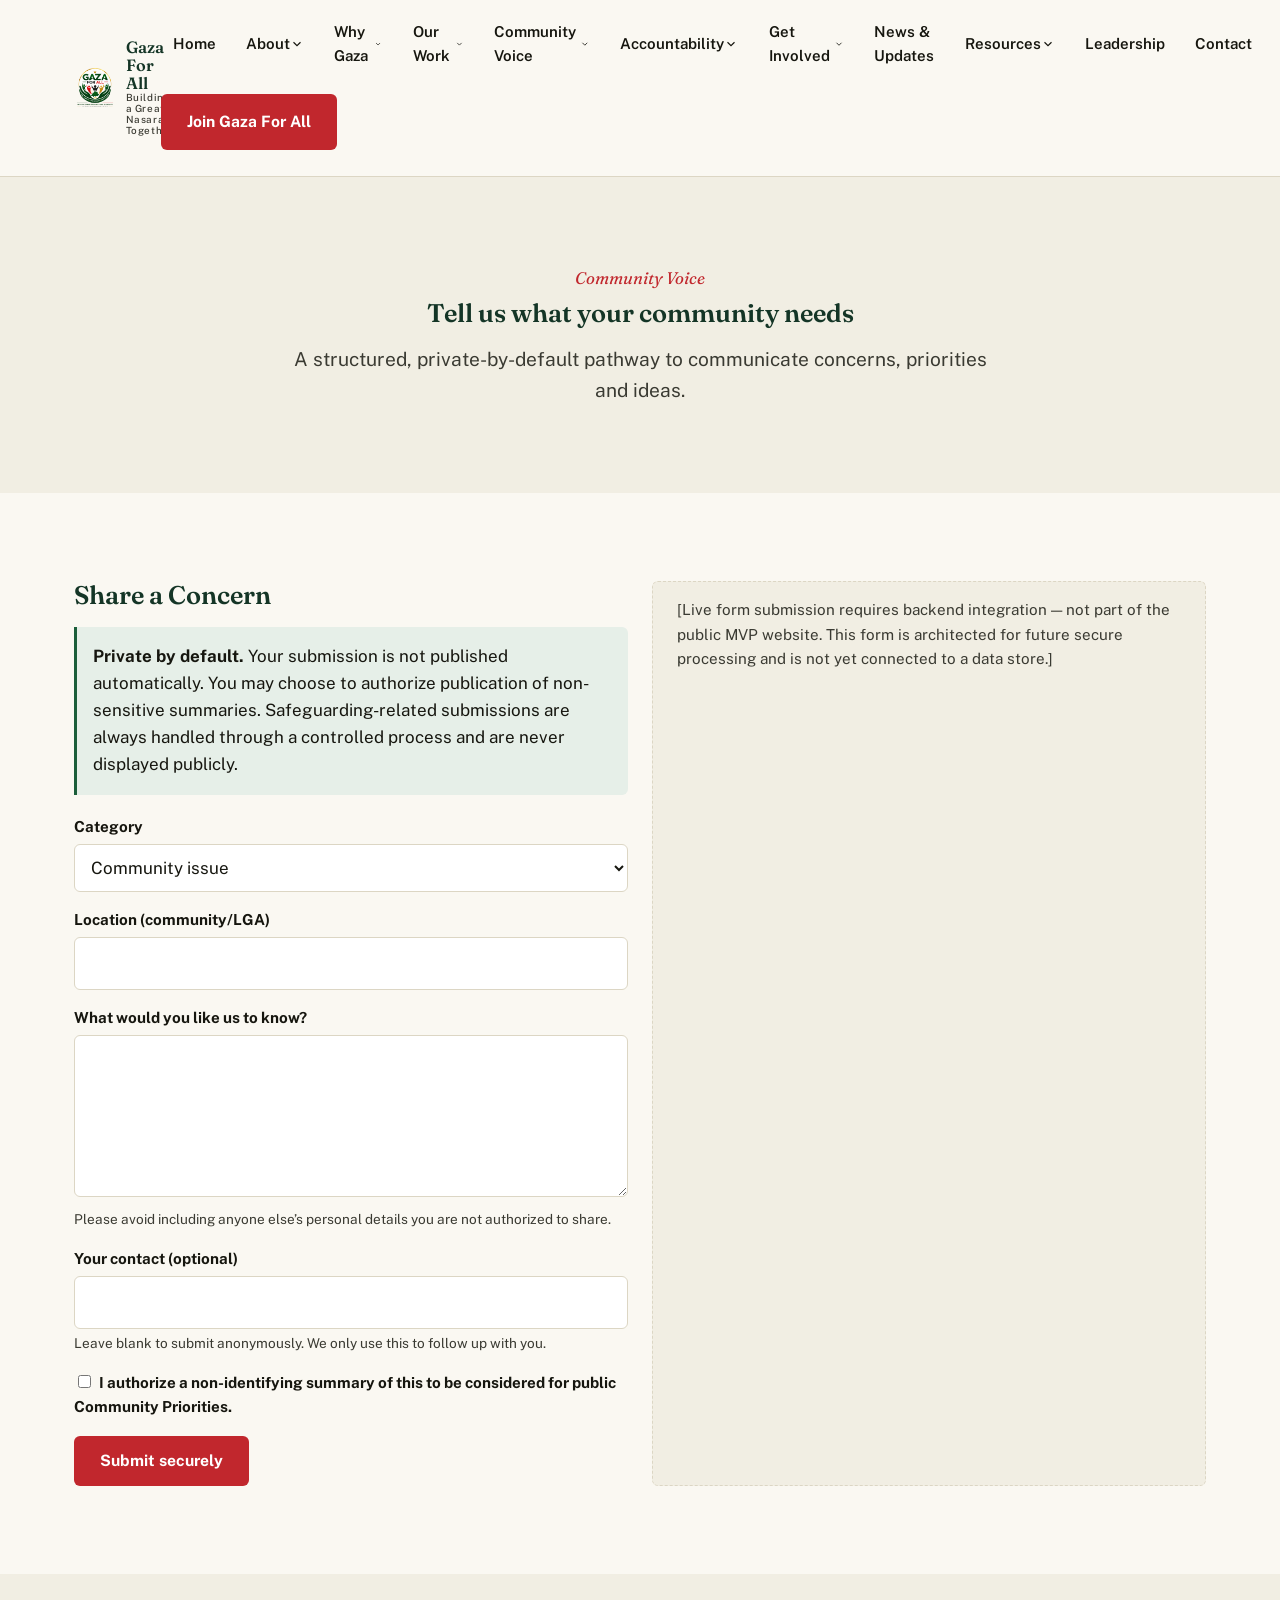
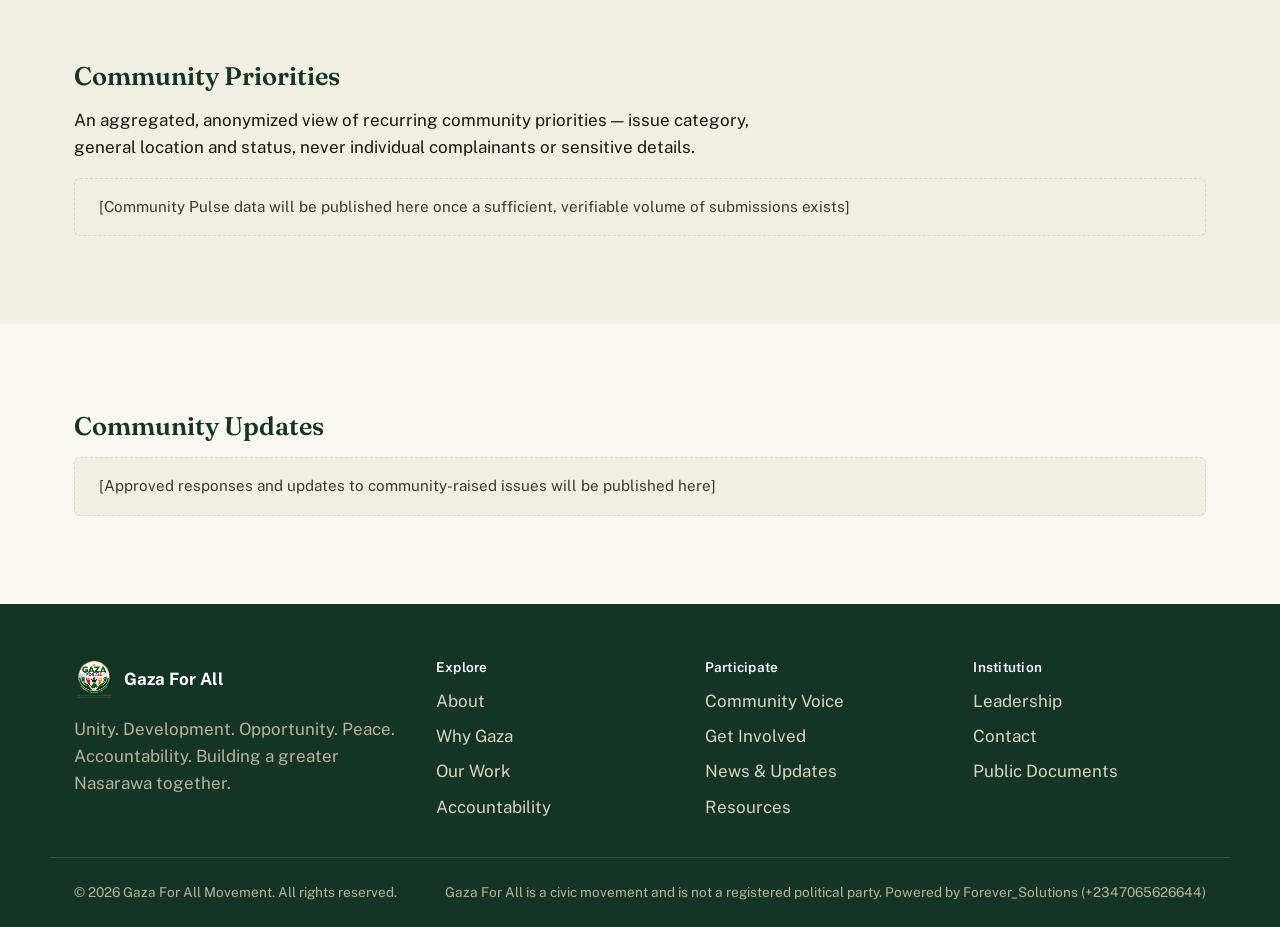
<file: community-voice.html>
<!doctype html>
<html lang="en">
<head>
<meta charset="utf-8">
<title>Community Voice — Gaza For All</title>
<meta name="viewport" content="width=device-width, initial-scale=1">
<meta name="description" content="Share a concern, see community priorities, and follow community updates — privately by default.">
<link rel="canonical" href="https://gazaforall.org/community-voice.html">
<meta property="og:title" content="Community Voice — Gaza For All">
<meta property="og:description" content="Share a concern, see community priorities, and follow community updates — privately by default.">
<meta property="og:type" content="website">
<meta property="og:image" content="assets/img/logo.png">
<meta name="twitter:card" content="summary_large_image">
<link rel="icon" href="assets/img/logo.png">
<link rel="preconnect" href="https://fonts.googleapis.com">
<link rel="preconnect" href="https://fonts.gstatic.com" crossorigin>
<link href="https://fonts.googleapis.com/css2?family=Fraunces:ital,wght@0,500;0,600;1,500;1,600&family=Public+Sans:wght@400;500;600;700&display=swap" rel="stylesheet">
<link rel="stylesheet" href="css/style.css">
</head>
<body>
<a class="skip-link" href="#main">Skip to main content</a>

<header class="site-header">
  <div class="header-inner">
    <a class="brand" href="index.html">
      <img src="assets/img/logo.png" alt="Gaza For All — One People, One Vision, One Future">
      <span class="brand-text">Gaza For All<small>Building a Greater Nasarawa Together</small></span>
    </a>
    <button class="nav-toggle" aria-expanded="false" aria-controls="primary-nav">
      <svg viewBox="0 0 24 24" fill="none" stroke="currentColor" stroke-width="2"><path d="M3 6h18M3 12h18M3 18h18"/></svg>
      Menu
    </button>
    <nav class="primary-nav" id="primary-nav" aria-label="Primary">
      <ul>
        <li class="nav-item"><a class="nav-link" href="index.html">Home</a></li>
        <li class="nav-item has-sub">
          <a class="nav-link" href="about.html">About <svg class="nav-caret" width="14" height="14" viewBox="0 0 24 24" fill="none" stroke="currentColor" stroke-width="2"><path d="m6 9 6 6 6-6"/></svg></a>
          <ul class="nav-sub">
            <li><a href="about.html#who-we-are">Who We Are</a></li>
            <li><a href="about.html#why-we-exist">Why We Exist</a></li>
            <li><a href="about.html#vision-mission">Vision &amp; Mission</a></li>
            <li><a href="about.html#values">Values</a></li>
            <li><a href="about.html#for-all">What &quot;For All&quot; Means</a></li>
          </ul>
        </li>
        <li class="nav-item has-sub">
          <a class="nav-link" href="why-gaza.html">Why Gaza <svg class="nav-caret" width="14" height="14" viewBox="0 0 24 24" fill="none" stroke="currentColor" stroke-width="2"><path d="m6 9 6 6 6-6"/></svg></a>
          <ul class="nav-sub">
            <li><a href="why-gaza.html#why-support">Why We Support Gaza</a></li>
            <li><a href="why-gaza.html#record">Leadership &amp; Record</a></li>
            <li><a href="why-gaza.html#principles">Our Principles</a></li>
          </ul>
        </li>
        <li class="nav-item has-sub">
          <a class="nav-link" href="our-work.html">Our Work <svg class="nav-caret" width="14" height="14" viewBox="0 0 24 24" fill="none" stroke="currentColor" stroke-width="2"><path d="m6 9 6 6 6-6"/></svg></a>
          <ul class="nav-sub">
            <li><a href="our-work.html#community-engagement">Community Engagement</a></li>
            <li><a href="our-work.html#civic-participation">Civic Participation</a></li>
            <li><a href="our-work.html#volunteerism">Volunteerism</a></li>
            <li><a href="our-work.html#leadership-development">Leadership Development</a></li>
            <li><a href="our-work.html#partnerships">Partnerships</a></li>
            <li><a href="our-work.html#events">Events</a></li>
          </ul>
        </li>
        <li class="nav-item has-sub">
          <a class="nav-link" href="community-voice.html" aria-current="page">Community Voice <svg class="nav-caret" width="14" height="14" viewBox="0 0 24 24" fill="none" stroke="currentColor" stroke-width="2"><path d="m6 9 6 6 6-6"/></svg></a>
          <ul class="nav-sub">
            <li><a href="community-voice.html#share">Share a Concern</a></li>
            <li><a href="community-voice.html#priorities">Community Priorities</a></li>
            <li><a href="community-voice.html#updates">Community Updates</a></li>
          </ul>
        </li>
        <li class="nav-item has-sub">
          <a class="nav-link" href="accountability.html">Accountability <svg class="nav-caret" width="14" height="14" viewBox="0 0 24 24" fill="none" stroke="currentColor" stroke-width="2"><path d="m6 9 6 6 6-6"/></svg></a>
          <ul class="nav-sub">
            <li><a href="accountability.html#approach">Our Approach</a></li>
            <li><a href="accountability.html#commitments">Commitments</a></li>
            <li><a href="accountability.html#reports">Reports</a></li>
            <li><a href="accountability.html#updates">Updates</a></li>
          </ul>
        </li>
        <li class="nav-item has-sub">
          <a class="nav-link" href="get-involved.html">Get Involved <svg class="nav-caret" width="14" height="14" viewBox="0 0 24 24" fill="none" stroke="currentColor" stroke-width="2"><path d="m6 9 6 6 6-6"/></svg></a>
          <ul class="nav-sub">
            <li><a href="get-involved.html#join">Join</a></li>
            <li><a href="get-involved.html#volunteer">Volunteer</a></li>
            <li><a href="get-involved.html#partner">Partner</a></li>
            <li><a href="get-involved.html#attend">Attend an Event</a></li>
          </ul>
        </li>
        <li class="nav-item"><a class="nav-link" href="news.html">News &amp; Updates</a></li>
        <li class="nav-item has-sub">
          <a class="nav-link" href="resources.html">Resources <svg class="nav-caret" width="14" height="14" viewBox="0 0 24 24" fill="none" stroke="currentColor" stroke-width="2"><path d="m6 9 6 6 6-6"/></svg></a>
          <ul class="nav-sub">
            <li><a href="resources.html#reports">Reports</a></li>
            <li><a href="resources.html#documents">Public Documents</a></li>
            <li><a href="resources.html#faqs">FAQs</a></li>
            <li><a href="resources.html#media">Media Resources</a></li>
          </ul>
        </li>
        <li class="nav-item"><a class="nav-link" href="leadership.html">Leadership</a></li>
        <li class="nav-item"><a class="nav-link" href="contact.html">Contact</a></li>
      </ul>
      <div class="wrap" style="padding:1rem 0;"><a class="btn btn-primary" href="get-involved.html#join">Join Gaza For All</a></div>
    </nav>
    <a class="btn btn-primary header-cta" href="get-involved.html#join">Join Gaza For All</a>
  </div>
</header>

<main id="main">

  <section class="section section-alt">
    <div class="wrap-narrow text-center">
      <span class="kicker">Community Voice</span>
      <h1>Tell us what your community needs</h1>
      <p class="lede" style="margin:0 auto;">A structured, private-by-default pathway to communicate concerns, priorities and ideas.</p>
    </div>
  </section>

  <section class="section" id="share">
    <div class="wrap grid grid-2">
      <div>
        <h2>Share a Concern</h2>
        <div class="form-privacy-note" style="margin-bottom:1.25rem;">
          <strong>Private by default.</strong> Your submission is not published automatically. You may choose to authorize publication of non-sensitive summaries. Safeguarding-related submissions are always handled through a controlled process and are never displayed publicly.
        </div>
        <form aria-label="Share a community concern">
          <div class="form-field">
            <label for="cat">Category</label>
            <select id="cat" name="category">
              <option>Community issue</option><option>Public service concern</option><option>Infrastructure</option>
              <option>Education</option><option>Healthcare</option><option>Employment</option><option>Youth</option>
              <option>Women</option><option>Inclusion</option><option>Security</option><option>Environment</option>
              <option>Governance</option><option>Other</option>
            </select>
          </div>
          <div class="form-field">
            <label for="loc">Location (community/LGA)</label>
            <input id="loc" name="location" type="text" autocomplete="address-level2">
          </div>
          <div class="form-field">
            <label for="details">What would you like us to know?</label>
            <textarea id="details" name="details" rows="5" required></textarea>
            <p class="form-hint">Please avoid including anyone else&rsquo;s personal details you are not authorized to share.</p>
          </div>
          <div class="form-field">
            <label for="contact">Your contact (optional)</label>
            <input id="contact" name="contact" type="text" autocomplete="tel">
            <p class="form-hint">Leave blank to submit anonymously. We only use this to follow up with you.</p>
          </div>
          <div class="form-field">
            <label><input type="checkbox" name="publish-consent" style="width:auto; display:inline-block; margin-right:0.5rem;">I authorize a non-identifying summary of this to be considered for public Community Priorities.</label>
          </div>
          <button class="btn btn-primary" type="submit">Submit securely</button>
        </form>
      </div>
      <div class="placeholder-note">[Live form submission requires backend integration &mdash; not part of the public MVP website. This form is architected for future secure processing and is not yet connected to a data store.]</div>
    </div>
  </section>

  <section class="section section-alt" id="priorities">
    <div class="wrap">
      <h2>Community Priorities</h2>
      <p>An aggregated, anonymized view of recurring community priorities &mdash; issue category, general location and status, never individual complainants or sensitive details.</p>
      <div class="placeholder-note">[Community Pulse data will be published here once a sufficient, verifiable volume of submissions exists]</div>
    </div>
  </section>

  <section class="section" id="updates">
    <div class="wrap">
      <h2>Community Updates</h2>
      <div class="placeholder-note">[Approved responses and updates to community-raised issues will be published here]</div>
    </div>
  </section>

</main>

<footer class="site-footer">
  <div class="wrap footer-grid">
    <div>
      <div class="footer-brand-line"><img src="assets/img/logo.png" alt="Gaza For All logo"><strong style="color:#fff;">Gaza For All</strong></div>
      <p style="color:#B9B39D; max-width:34ch;">Unity. Development. Opportunity. Peace. Accountability. Building a greater Nasarawa together.</p>
    </div>
    <div>
      <h4>Explore</h4>
      <ul class="footer-list">
        <li><a href="about.html">About</a></li>
        <li><a href="why-gaza.html">Why Gaza</a></li>
        <li><a href="our-work.html">Our Work</a></li>
        <li><a href="accountability.html">Accountability</a></li>
      </ul>
    </div>
    <div>
      <h4>Participate</h4>
      <ul class="footer-list">
        <li><a href="community-voice.html">Community Voice</a></li>
        <li><a href="get-involved.html">Get Involved</a></li>
        <li><a href="news.html">News &amp; Updates</a></li>
        <li><a href="resources.html">Resources</a></li>
      </ul>
    </div>
    <div>
      <h4>Institution</h4>
      <ul class="footer-list">
        <li><a href="leadership.html">Leadership</a></li>
        <li><a href="contact.html">Contact</a></li>
        <li><a href="resources.html#documents">Public Documents</a></li>
      </ul>
    </div>
  </div>
  <div class="wrap footer-bottom">
    <span>&copy; <span id="year"></span> Gaza For All Movement. All rights reserved.</span>
    <span>Gaza For All is a civic movement and is not a registered political party. Powered by Forever_Solutions (+2347065626644)</</span>
  </div>
</footer>

<script>document.getElementById('year').textContent = new Date().getFullYear();</script>
<script src="js/main.js"></script>
</body>

</html>
</file>
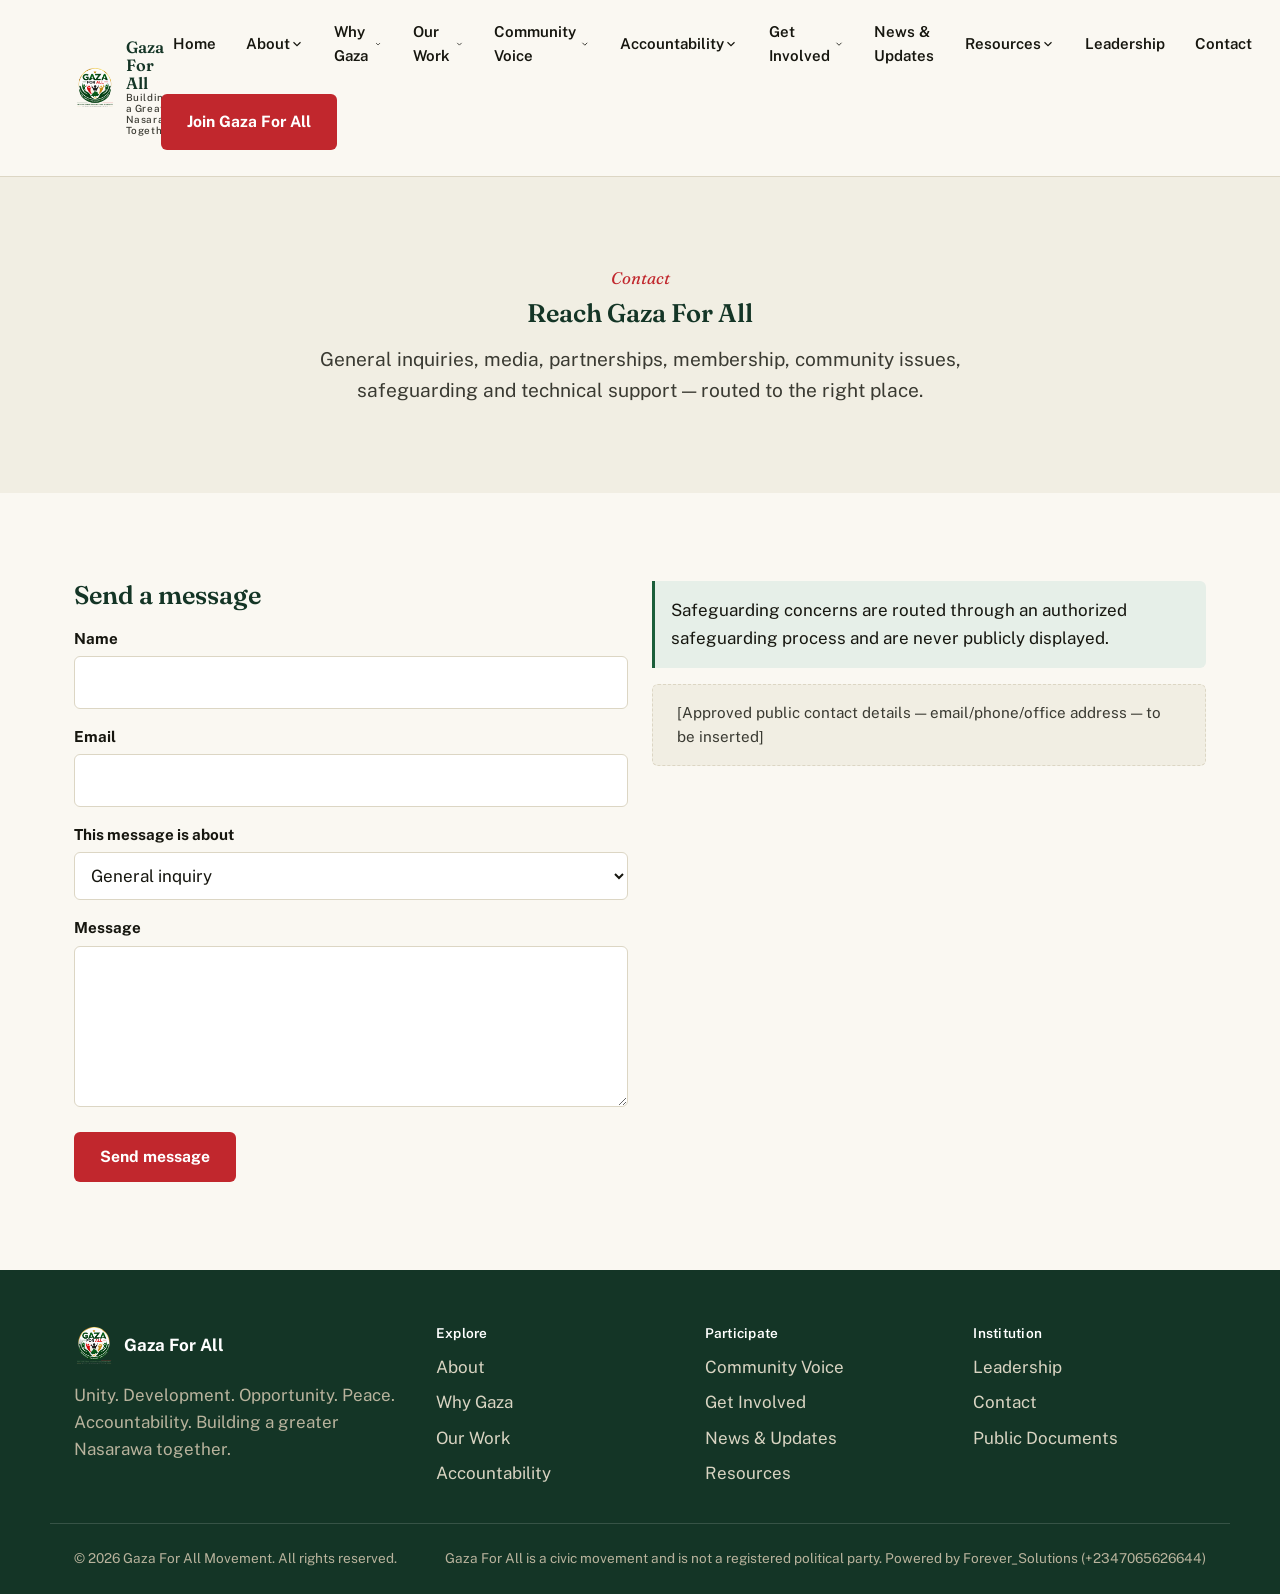
<file: contact.html>
<!doctype html>
<html lang="en">
<head>
<meta charset="utf-8">
<title>Contact — Gaza For All</title>
<meta name="viewport" content="width=device-width, initial-scale=1">
<meta name="description" content="General inquiries, media, partnerships, membership and community issues — contact Gaza For All.">
<link rel="canonical" href="https://gazaforall.org/contact.html">
<meta property="og:title" content="Contact — Gaza For All">
<meta property="og:description" content="General inquiries, media, partnerships, membership and community issues — contact Gaza For All.">
<meta property="og:type" content="website">
<meta property="og:image" content="assets/img/logo.png">
<meta name="twitter:card" content="summary_large_image">
<link rel="icon" href="assets/img/logo.png">
<link rel="preconnect" href="https://fonts.googleapis.com">
<link rel="preconnect" href="https://fonts.gstatic.com" crossorigin>
<link href="https://fonts.googleapis.com/css2?family=Fraunces:ital,wght@0,500;0,600;1,500;1,600&family=Public+Sans:wght@400;500;600;700&display=swap" rel="stylesheet">
<link rel="stylesheet" href="css/style.css">
</head>
<body>
<a class="skip-link" href="#main">Skip to main content</a>

<header class="site-header">
  <div class="header-inner">
    <a class="brand" href="index.html">
      <img src="assets/img/logo.png" alt="Gaza For All — One People, One Vision, One Future">
      <span class="brand-text">Gaza For All<small>Building a Greater Nasarawa Together</small></span>
    </a>
    <button class="nav-toggle" aria-expanded="false" aria-controls="primary-nav">
      <svg viewBox="0 0 24 24" fill="none" stroke="currentColor" stroke-width="2"><path d="M3 6h18M3 12h18M3 18h18"/></svg>
      Menu
    </button>
    <nav class="primary-nav" id="primary-nav" aria-label="Primary">
      <ul>
        <li class="nav-item"><a class="nav-link" href="index.html">Home</a></li>
        <li class="nav-item has-sub">
          <a class="nav-link" href="about.html">About <svg class="nav-caret" width="14" height="14" viewBox="0 0 24 24" fill="none" stroke="currentColor" stroke-width="2"><path d="m6 9 6 6 6-6"/></svg></a>
          <ul class="nav-sub">
            <li><a href="about.html#who-we-are">Who We Are</a></li>
            <li><a href="about.html#why-we-exist">Why We Exist</a></li>
            <li><a href="about.html#vision-mission">Vision &amp; Mission</a></li>
            <li><a href="about.html#values">Values</a></li>
            <li><a href="about.html#for-all">What &quot;For All&quot; Means</a></li>
          </ul>
        </li>
        <li class="nav-item has-sub">
          <a class="nav-link" href="why-gaza.html">Why Gaza <svg class="nav-caret" width="14" height="14" viewBox="0 0 24 24" fill="none" stroke="currentColor" stroke-width="2"><path d="m6 9 6 6 6-6"/></svg></a>
          <ul class="nav-sub">
            <li><a href="why-gaza.html#why-support">Why We Support Gaza</a></li>
            <li><a href="why-gaza.html#record">Leadership &amp; Record</a></li>
            <li><a href="why-gaza.html#principles">Our Principles</a></li>
          </ul>
        </li>
        <li class="nav-item has-sub">
          <a class="nav-link" href="our-work.html">Our Work <svg class="nav-caret" width="14" height="14" viewBox="0 0 24 24" fill="none" stroke="currentColor" stroke-width="2"><path d="m6 9 6 6 6-6"/></svg></a>
          <ul class="nav-sub">
            <li><a href="our-work.html#community-engagement">Community Engagement</a></li>
            <li><a href="our-work.html#civic-participation">Civic Participation</a></li>
            <li><a href="our-work.html#volunteerism">Volunteerism</a></li>
            <li><a href="our-work.html#leadership-development">Leadership Development</a></li>
            <li><a href="our-work.html#partnerships">Partnerships</a></li>
            <li><a href="our-work.html#events">Events</a></li>
          </ul>
        </li>
        <li class="nav-item has-sub">
          <a class="nav-link" href="community-voice.html">Community Voice <svg class="nav-caret" width="14" height="14" viewBox="0 0 24 24" fill="none" stroke="currentColor" stroke-width="2"><path d="m6 9 6 6 6-6"/></svg></a>
          <ul class="nav-sub">
            <li><a href="community-voice.html#share">Share a Concern</a></li>
            <li><a href="community-voice.html#priorities">Community Priorities</a></li>
            <li><a href="community-voice.html#updates">Community Updates</a></li>
          </ul>
        </li>
        <li class="nav-item has-sub">
          <a class="nav-link" href="accountability.html">Accountability <svg class="nav-caret" width="14" height="14" viewBox="0 0 24 24" fill="none" stroke="currentColor" stroke-width="2"><path d="m6 9 6 6 6-6"/></svg></a>
          <ul class="nav-sub">
            <li><a href="accountability.html#approach">Our Approach</a></li>
            <li><a href="accountability.html#commitments">Commitments</a></li>
            <li><a href="accountability.html#reports">Reports</a></li>
            <li><a href="accountability.html#updates">Updates</a></li>
          </ul>
        </li>
        <li class="nav-item has-sub">
          <a class="nav-link" href="get-involved.html">Get Involved <svg class="nav-caret" width="14" height="14" viewBox="0 0 24 24" fill="none" stroke="currentColor" stroke-width="2"><path d="m6 9 6 6 6-6"/></svg></a>
          <ul class="nav-sub">
            <li><a href="get-involved.html#join">Join</a></li>
            <li><a href="get-involved.html#volunteer">Volunteer</a></li>
            <li><a href="get-involved.html#partner">Partner</a></li>
            <li><a href="get-involved.html#attend">Attend an Event</a></li>
          </ul>
        </li>
        <li class="nav-item"><a class="nav-link" href="news.html">News &amp; Updates</a></li>
        <li class="nav-item has-sub">
          <a class="nav-link" href="resources.html">Resources <svg class="nav-caret" width="14" height="14" viewBox="0 0 24 24" fill="none" stroke="currentColor" stroke-width="2"><path d="m6 9 6 6 6-6"/></svg></a>
          <ul class="nav-sub">
            <li><a href="resources.html#reports">Reports</a></li>
            <li><a href="resources.html#documents">Public Documents</a></li>
            <li><a href="resources.html#faqs">FAQs</a></li>
            <li><a href="resources.html#media">Media Resources</a></li>
          </ul>
        </li>
        <li class="nav-item"><a class="nav-link" href="leadership.html">Leadership</a></li>
        <li class="nav-item"><a class="nav-link" href="contact.html" aria-current="page">Contact</a></li>
      </ul>
      <div class="wrap" style="padding:1rem 0;"><a class="btn btn-primary" href="get-involved.html#join">Join Gaza For All</a></div>
    </nav>
    <a class="btn btn-primary header-cta" href="get-involved.html#join">Join Gaza For All</a>
  </div>
</header>

<main id="main">

  <section class="section section-alt">
    <div class="wrap-narrow text-center">
      <span class="kicker">Contact</span>
      <h1>Reach Gaza For All</h1>
      <p class="lede" style="margin:0 auto;">General inquiries, media, partnerships, membership, community issues, safeguarding and technical support &mdash; routed to the right place.</p>
    </div>
  </section>
  <section class="section">
    <div class="wrap grid grid-2">
      <div>
        <h2>Send a message</h2>
        <form aria-label="Contact Gaza For All">
          <div class="form-field"><label for="cname">Name</label><input id="cname" name="name" type="text" autocomplete="name" required></div>
          <div class="form-field"><label for="cemail">Email</label><input id="cemail" name="email" type="email" autocomplete="email" required></div>
          <div class="form-field">
            <label for="ctopic">This message is about</label>
            <select id="ctopic" name="topic">
              <option>General inquiry</option><option>Media</option><option>Partnership</option>
              <option>Membership</option><option>Community issue</option><option>Safeguarding concern</option>
              <option>Technical support</option>
            </select>
          </div>
          <div class="form-field"><label for="cmsg">Message</label><textarea id="cmsg" name="message" rows="5" required></textarea></div>
          <button class="btn btn-primary" type="submit">Send message</button>
        </form>
      </div>
      <div>
        <div class="form-privacy-note" style="margin-bottom:1rem;">Safeguarding concerns are routed through an authorized safeguarding process and are never publicly displayed.</div>
        <div class="placeholder-note">[Approved public contact details — email/phone/office address — to be inserted]</div>
      </div>
    </div>
  </section>

</main>

<footer class="site-footer">
  <div class="wrap footer-grid">
    <div>
      <div class="footer-brand-line"><img src="assets/img/logo.png" alt="Gaza For All logo"><strong style="color:#fff;">Gaza For All</strong></div>
      <p style="color:#B9B39D; max-width:34ch;">Unity. Development. Opportunity. Peace. Accountability. Building a greater Nasarawa together.</p>
    </div>
    <div>
      <h4>Explore</h4>
      <ul class="footer-list">
        <li><a href="about.html">About</a></li>
        <li><a href="why-gaza.html">Why Gaza</a></li>
        <li><a href="our-work.html">Our Work</a></li>
        <li><a href="accountability.html">Accountability</a></li>
      </ul>
    </div>
    <div>
      <h4>Participate</h4>
      <ul class="footer-list">
        <li><a href="community-voice.html">Community Voice</a></li>
        <li><a href="get-involved.html">Get Involved</a></li>
        <li><a href="news.html">News &amp; Updates</a></li>
        <li><a href="resources.html">Resources</a></li>
      </ul>
    </div>
    <div>
      <h4>Institution</h4>
      <ul class="footer-list">
        <li><a href="leadership.html">Leadership</a></li>
        <li><a href="contact.html">Contact</a></li>
        <li><a href="resources.html#documents">Public Documents</a></li>
      </ul>
    </div>
  </div>
  <div class="wrap footer-bottom">
    <span>&copy; <span id="year"></span> Gaza For All Movement. All rights reserved.</span>
    <span>Gaza For All is a civic movement and is not a registered political party. Powered by Forever_Solutions (+2347065626644)</</span>
  </div>
</footer>

<script>document.getElementById('year').textContent = new Date().getFullYear();</script>
<script src="js/main.js"></script>
</body>

</html>
</file>
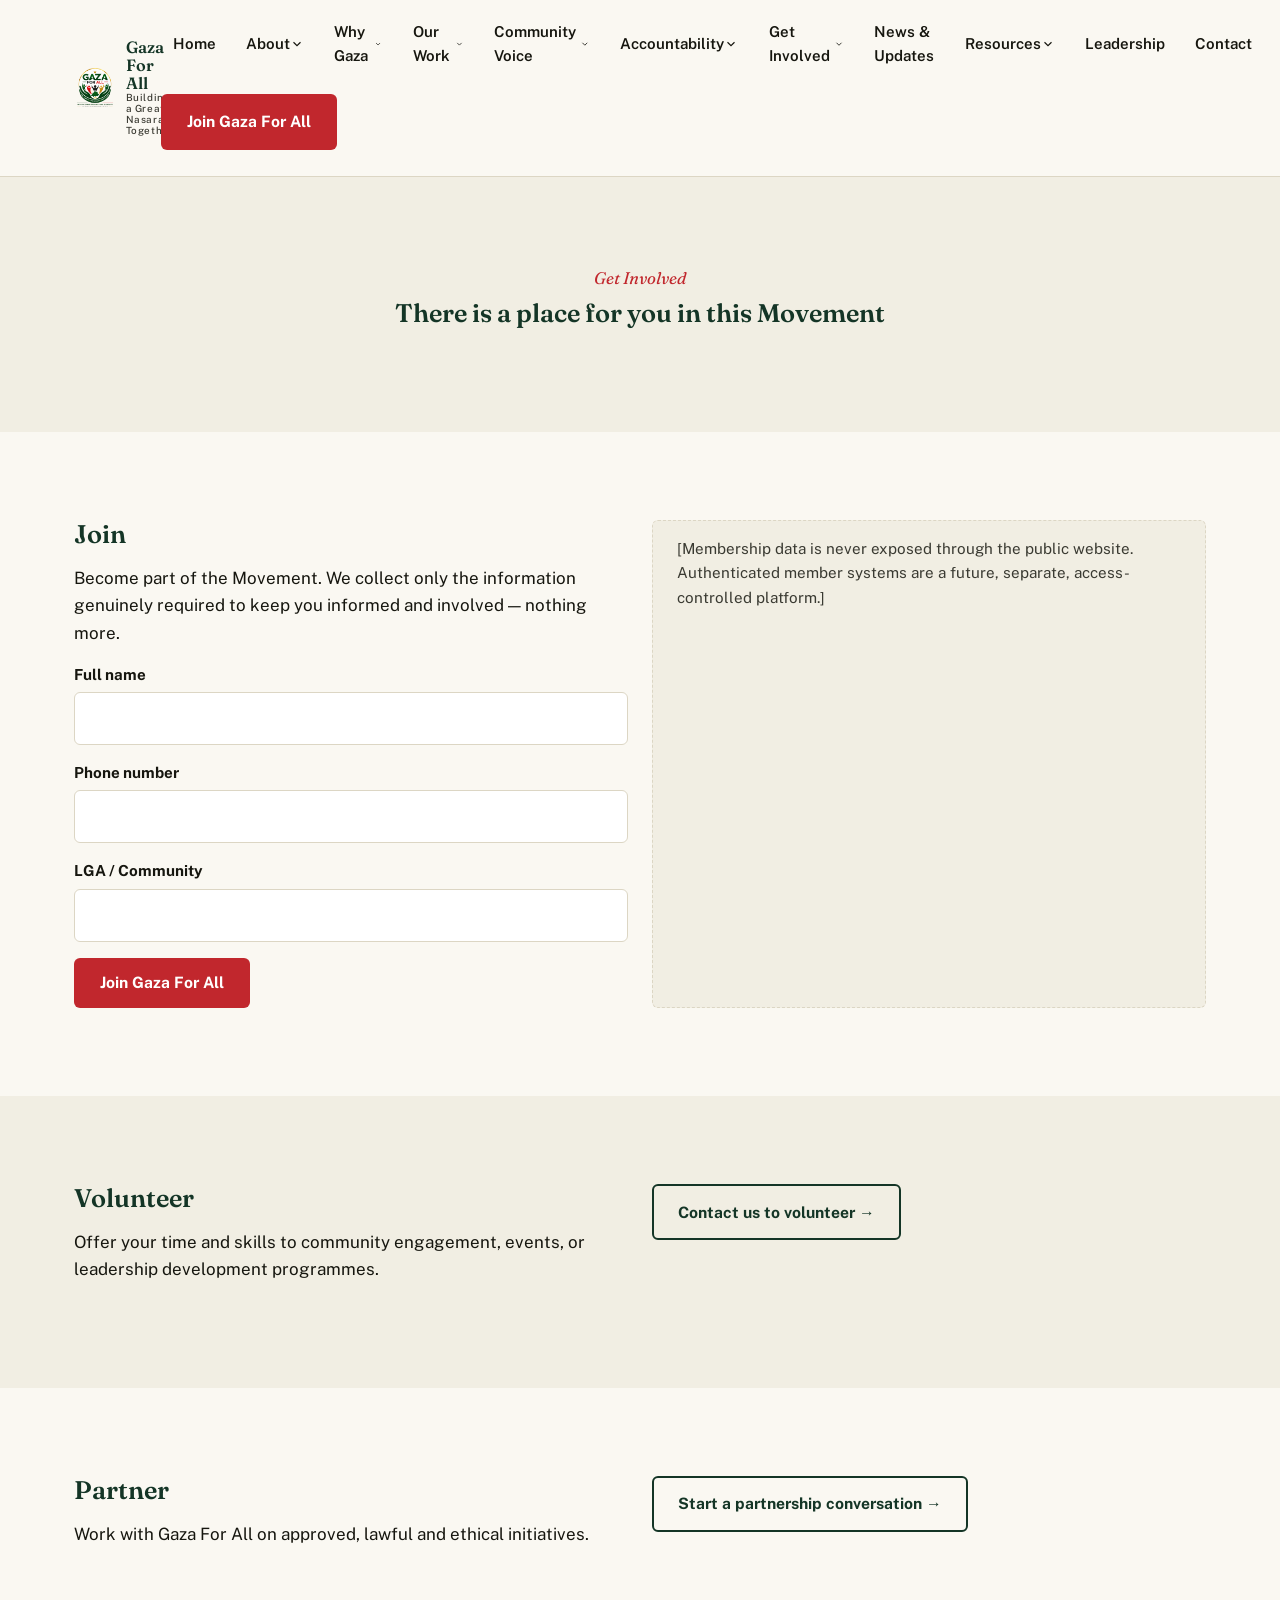
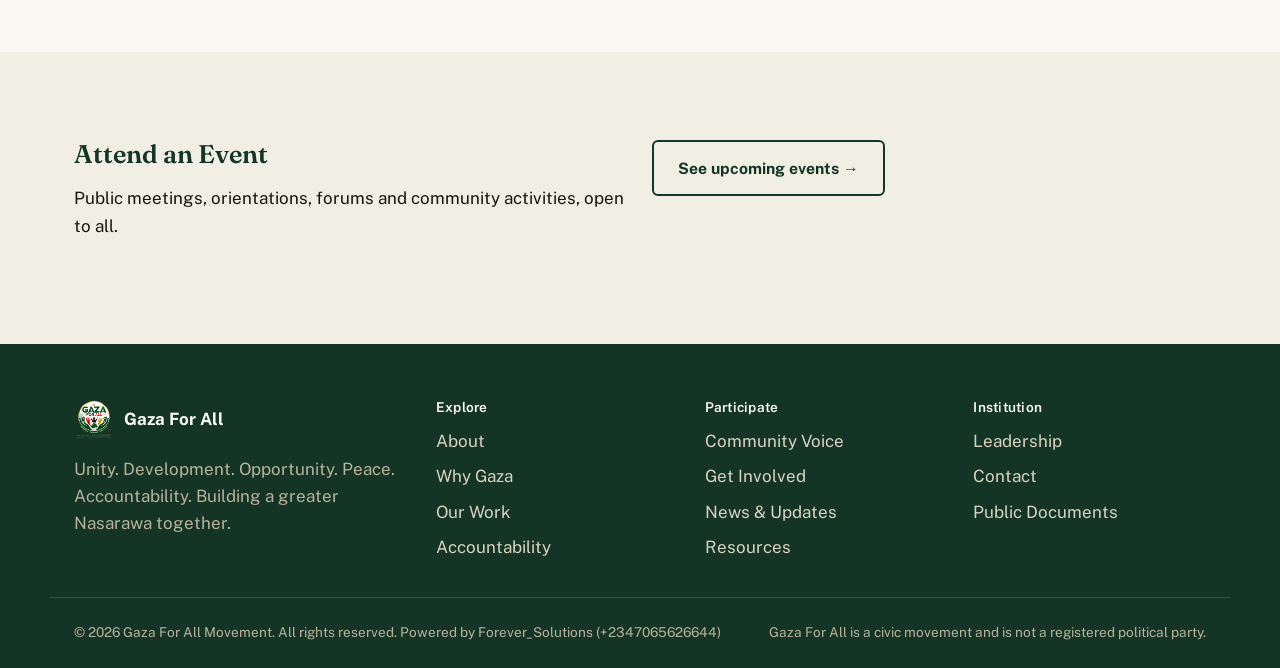
<file: get-involved.html>
<!doctype html>
<html lang="en">
<head>
<meta charset="utf-8">
<title>Get Involved — Gaza For All</title>
<meta name="viewport" content="width=device-width, initial-scale=1">
<meta name="description" content="Join, volunteer, partner with, or attend an event with Gaza For All.">
<link rel="canonical" href="https://gazaforall.org/get-involved.html">
<meta property="og:title" content="Get Involved — Gaza For All">
<meta property="og:description" content="Join, volunteer, partner with, or attend an event with Gaza For All.">
<meta property="og:type" content="website">
<meta property="og:image" content="assets/img/logo.png">
<meta name="twitter:card" content="summary_large_image">
<link rel="icon" href="assets/img/logo.png">
<link rel="preconnect" href="https://fonts.googleapis.com">
<link rel="preconnect" href="https://fonts.gstatic.com" crossorigin>
<link href="https://fonts.googleapis.com/css2?family=Fraunces:ital,wght@0,500;0,600;1,500;1,600&family=Public+Sans:wght@400;500;600;700&display=swap" rel="stylesheet">
<link rel="stylesheet" href="css/style.css">
</head>
<body>
<a class="skip-link" href="#main">Skip to main content</a>

<header class="site-header">
  <div class="header-inner">
    <a class="brand" href="index.html">
      <img src="assets/img/logo.png" alt="Gaza For All — One People, One Vision, One Future">
      <span class="brand-text">Gaza For All<small>Building a Greater Nasarawa Together</small></span>
    </a>
    <button class="nav-toggle" aria-expanded="false" aria-controls="primary-nav">
      <svg viewBox="0 0 24 24" fill="none" stroke="currentColor" stroke-width="2"><path d="M3 6h18M3 12h18M3 18h18"/></svg>
      Menu
    </button>
    <nav class="primary-nav" id="primary-nav" aria-label="Primary">
      <ul>
        <li class="nav-item"><a class="nav-link" href="index.html">Home</a></li>
        <li class="nav-item has-sub">
          <a class="nav-link" href="about.html">About <svg class="nav-caret" width="14" height="14" viewBox="0 0 24 24" fill="none" stroke="currentColor" stroke-width="2"><path d="m6 9 6 6 6-6"/></svg></a>
          <ul class="nav-sub">
            <li><a href="about.html#who-we-are">Who We Are</a></li>
            <li><a href="about.html#why-we-exist">Why We Exist</a></li>
            <li><a href="about.html#vision-mission">Vision &amp; Mission</a></li>
            <li><a href="about.html#values">Values</a></li>
            <li><a href="about.html#for-all">What &quot;For All&quot; Means</a></li>
          </ul>
        </li>
        <li class="nav-item has-sub">
          <a class="nav-link" href="why-gaza.html">Why Gaza <svg class="nav-caret" width="14" height="14" viewBox="0 0 24 24" fill="none" stroke="currentColor" stroke-width="2"><path d="m6 9 6 6 6-6"/></svg></a>
          <ul class="nav-sub">
            <li><a href="why-gaza.html#why-support">Why We Support Gaza</a></li>
            <li><a href="why-gaza.html#record">Leadership &amp; Record</a></li>
            <li><a href="why-gaza.html#principles">Our Principles</a></li>
          </ul>
        </li>
        <li class="nav-item has-sub">
          <a class="nav-link" href="our-work.html">Our Work <svg class="nav-caret" width="14" height="14" viewBox="0 0 24 24" fill="none" stroke="currentColor" stroke-width="2"><path d="m6 9 6 6 6-6"/></svg></a>
          <ul class="nav-sub">
            <li><a href="our-work.html#community-engagement">Community Engagement</a></li>
            <li><a href="our-work.html#civic-participation">Civic Participation</a></li>
            <li><a href="our-work.html#volunteerism">Volunteerism</a></li>
            <li><a href="our-work.html#leadership-development">Leadership Development</a></li>
            <li><a href="our-work.html#partnerships">Partnerships</a></li>
            <li><a href="our-work.html#events">Events</a></li>
          </ul>
        </li>
        <li class="nav-item has-sub">
          <a class="nav-link" href="community-voice.html">Community Voice <svg class="nav-caret" width="14" height="14" viewBox="0 0 24 24" fill="none" stroke="currentColor" stroke-width="2"><path d="m6 9 6 6 6-6"/></svg></a>
          <ul class="nav-sub">
            <li><a href="community-voice.html#share">Share a Concern</a></li>
            <li><a href="community-voice.html#priorities">Community Priorities</a></li>
            <li><a href="community-voice.html#updates">Community Updates</a></li>
          </ul>
        </li>
        <li class="nav-item has-sub">
          <a class="nav-link" href="accountability.html">Accountability <svg class="nav-caret" width="14" height="14" viewBox="0 0 24 24" fill="none" stroke="currentColor" stroke-width="2"><path d="m6 9 6 6 6-6"/></svg></a>
          <ul class="nav-sub">
            <li><a href="accountability.html#approach">Our Approach</a></li>
            <li><a href="accountability.html#commitments">Commitments</a></li>
            <li><a href="accountability.html#reports">Reports</a></li>
            <li><a href="accountability.html#updates">Updates</a></li>
          </ul>
        </li>
        <li class="nav-item has-sub">
          <a class="nav-link" href="get-involved.html" aria-current="page">Get Involved <svg class="nav-caret" width="14" height="14" viewBox="0 0 24 24" fill="none" stroke="currentColor" stroke-width="2"><path d="m6 9 6 6 6-6"/></svg></a>
          <ul class="nav-sub">
            <li><a href="get-involved.html#join">Join</a></li>
            <li><a href="get-involved.html#volunteer">Volunteer</a></li>
            <li><a href="get-involved.html#partner">Partner</a></li>
            <li><a href="get-involved.html#attend">Attend an Event</a></li>
          </ul>
        </li>
        <li class="nav-item"><a class="nav-link" href="news.html">News &amp; Updates</a></li>
        <li class="nav-item has-sub">
          <a class="nav-link" href="resources.html">Resources <svg class="nav-caret" width="14" height="14" viewBox="0 0 24 24" fill="none" stroke="currentColor" stroke-width="2"><path d="m6 9 6 6 6-6"/></svg></a>
          <ul class="nav-sub">
            <li><a href="resources.html#reports">Reports</a></li>
            <li><a href="resources.html#documents">Public Documents</a></li>
            <li><a href="resources.html#faqs">FAQs</a></li>
            <li><a href="resources.html#media">Media Resources</a></li>
          </ul>
        </li>
        <li class="nav-item"><a class="nav-link" href="leadership.html">Leadership</a></li>
        <li class="nav-item"><a class="nav-link" href="contact.html">Contact</a></li>
      </ul>
      <div class="wrap" style="padding:1rem 0;"><a class="btn btn-primary" href="get-involved.html#join">Join Gaza For All</a></div>
    </nav>
    <a class="btn btn-primary header-cta" href="get-involved.html#join">Join Gaza For All</a>
  </div>
</header>

<main id="main">

  <section class="section section-alt">
    <div class="wrap-narrow text-center">
      <span class="kicker">Get Involved</span>
      <h1>There is a place for you in this Movement</h1>
    </div>
  </section>

  <section class="section" id="join">
    <div class="wrap grid grid-2">
      <div>
        <h2>Join</h2>
        <p>Become part of the Movement. We collect only the information genuinely required to keep you informed and involved &mdash; nothing more.</p>
        <form aria-label="Join Gaza For All">
          <div class="form-field"><label for="jname">Full name</label><input id="jname" name="name" type="text" autocomplete="name" required></div>
          <div class="form-field"><label for="jphone">Phone number</label><input id="jphone" name="phone" type="tel" autocomplete="tel" required></div>
          <div class="form-field"><label for="jlga">LGA / Community</label><input id="jlga" name="lga" type="text" autocomplete="address-level2"></div>
          <button class="btn btn-primary" type="submit">Join Gaza For All</button>
        </form>
      </div>
      <div class="placeholder-note">[Membership data is never exposed through the public website. Authenticated member systems are a future, separate, access-controlled platform.]</div>
    </div>
  </section>

  <section class="section section-alt" id="volunteer">
    <div class="wrap grid grid-2">
      <div><h2>Volunteer</h2><p>Offer your time and skills to community engagement, events, or leadership development programmes.</p></div>
      <div><a class="btn btn-secondary" href="contact.html">Contact us to volunteer &rarr;</a></div>
    </div>
  </section>

  <section class="section" id="partner">
    <div class="wrap grid grid-2">
      <div><h2>Partner</h2><p>Work with Gaza For All on approved, lawful and ethical initiatives.</p></div>
      <div><a class="btn btn-secondary" href="contact.html">Start a partnership conversation &rarr;</a></div>
    </div>
  </section>

  <section class="section section-alt" id="attend">
    <div class="wrap grid grid-2">
      <div><h2>Attend an Event</h2><p>Public meetings, orientations, forums and community activities, open to all.</p></div>
      <div><a class="btn btn-secondary" href="our-work.html#events">See upcoming events &rarr;</a></div>
    </div>
  </section>

</main>

<footer class="site-footer">
  <div class="wrap footer-grid">
    <div>
      <div class="footer-brand-line"><img src="assets/img/logo.png" alt="Gaza For All logo"><strong style="color:#fff;">Gaza For All</strong></div>
      <p style="color:#B9B39D; max-width:34ch;">Unity. Development. Opportunity. Peace. Accountability. Building a greater Nasarawa together.</p>
    </div>
    <div>
      <h4>Explore</h4>
      <ul class="footer-list">
        <li><a href="about.html">About</a></li>
        <li><a href="why-gaza.html">Why Gaza</a></li>
        <li><a href="our-work.html">Our Work</a></li>
        <li><a href="accountability.html">Accountability</a></li>
      </ul>
    </div>
    <div>
      <h4>Participate</h4>
      <ul class="footer-list">
        <li><a href="community-voice.html">Community Voice</a></li>
        <li><a href="get-involved.html">Get Involved</a></li>
        <li><a href="news.html">News &amp; Updates</a></li>
        <li><a href="resources.html">Resources</a></li>
      </ul>
    </div>
    <div>
      <h4>Institution</h4>
      <ul class="footer-list">
        <li><a href="leadership.html">Leadership</a></li>
        <li><a href="contact.html">Contact</a></li>
        <li><a href="resources.html#documents">Public Documents</a></li>
      </ul>
    </div>
  </div>
  <div class="wrap footer-bottom">
    <span>&copy; <span id="year"></span> Gaza For All Movement. All rights reserved. Powered by Forever_Solutions (+2347065626644)</span>
    <span>Gaza For All is a civic movement and is not a registered political party.</</span>
  </div>
</footer>

<script>document.getElementById('year').textContent = new Date().getFullYear();</script>
<script src="js/main.js"></script>
</body>

</html>
</file>
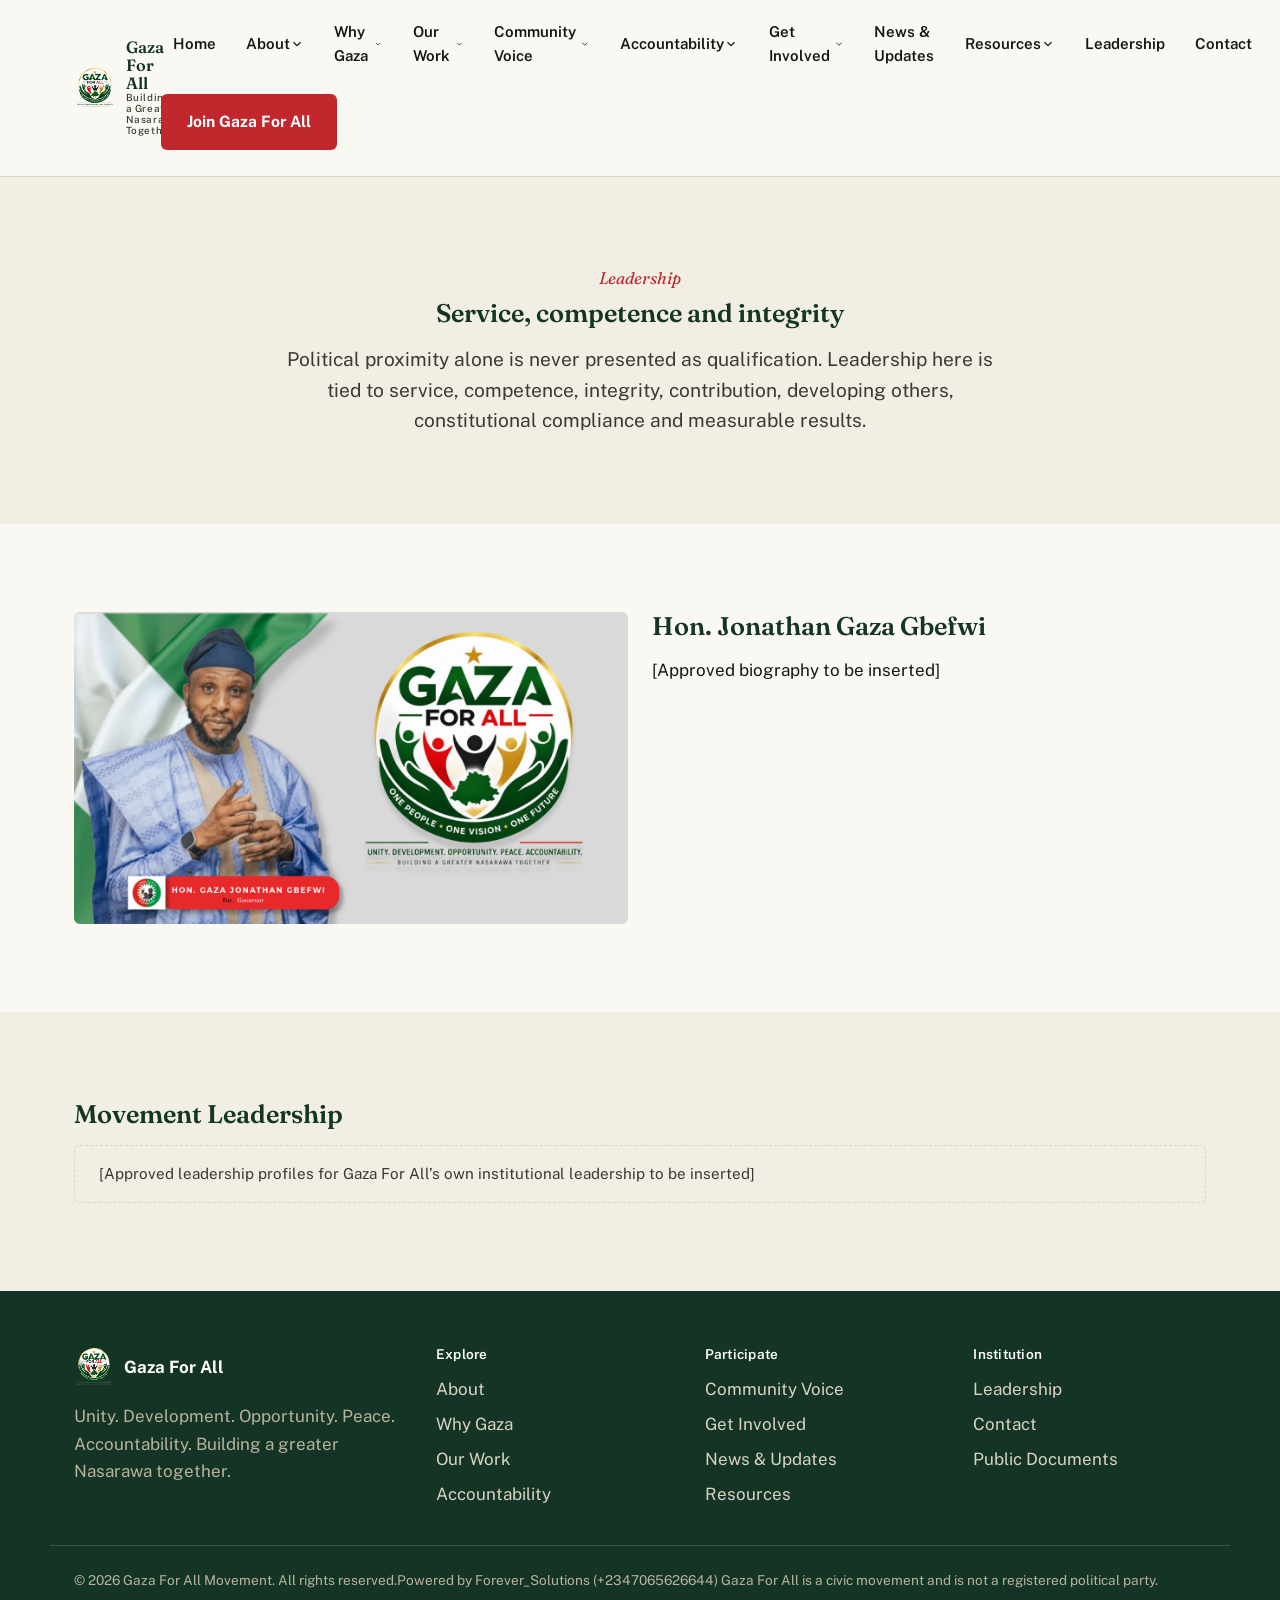
<file: leadership.html>
<!doctype html>
<html lang="en">
<head>
<meta charset="utf-8">
<title>Leadership — Gaza For All</title>
<meta name="viewport" content="width=device-width, initial-scale=1">
<meta name="description" content="Meet the leadership of Gaza For All and the candidate it supports.">
<link rel="canonical" href="https://gazaforall.org/leadership.html">
<meta property="og:title" content="Leadership — Gaza For All">
<meta property="og:description" content="Meet the leadership of Gaza For All and the candidate it supports.">
<meta property="og:type" content="website">
<meta property="og:image" content="assets/img/logo.png">
<meta name="twitter:card" content="summary_large_image">
<link rel="icon" href="assets/img/logo.png">
<link rel="preconnect" href="https://fonts.googleapis.com">
<link rel="preconnect" href="https://fonts.gstatic.com" crossorigin>
<link href="https://fonts.googleapis.com/css2?family=Fraunces:ital,wght@0,500;0,600;1,500;1,600&family=Public+Sans:wght@400;500;600;700&display=swap" rel="stylesheet">
<link rel="stylesheet" href="css/style.css">
</head>
<body>
<a class="skip-link" href="#main">Skip to main content</a>

<header class="site-header">
  <div class="header-inner">
    <a class="brand" href="index.html">
      <img src="assets/img/logo.png" alt="Gaza For All — One People, One Vision, One Future">
      <span class="brand-text">Gaza For All<small>Building a Greater Nasarawa Together</small></span>
    </a>
    <button class="nav-toggle" aria-expanded="false" aria-controls="primary-nav">
      <svg viewBox="0 0 24 24" fill="none" stroke="currentColor" stroke-width="2"><path d="M3 6h18M3 12h18M3 18h18"/></svg>
      Menu
    </button>
    <nav class="primary-nav" id="primary-nav" aria-label="Primary">
      <ul>
        <li class="nav-item"><a class="nav-link" href="index.html">Home</a></li>
        <li class="nav-item has-sub">
          <a class="nav-link" href="about.html">About <svg class="nav-caret" width="14" height="14" viewBox="0 0 24 24" fill="none" stroke="currentColor" stroke-width="2"><path d="m6 9 6 6 6-6"/></svg></a>
          <ul class="nav-sub">
            <li><a href="about.html#who-we-are">Who We Are</a></li>
            <li><a href="about.html#why-we-exist">Why We Exist</a></li>
            <li><a href="about.html#vision-mission">Vision &amp; Mission</a></li>
            <li><a href="about.html#values">Values</a></li>
            <li><a href="about.html#for-all">What &quot;For All&quot; Means</a></li>
          </ul>
        </li>
        <li class="nav-item has-sub">
          <a class="nav-link" href="why-gaza.html">Why Gaza <svg class="nav-caret" width="14" height="14" viewBox="0 0 24 24" fill="none" stroke="currentColor" stroke-width="2"><path d="m6 9 6 6 6-6"/></svg></a>
          <ul class="nav-sub">
            <li><a href="why-gaza.html#why-support">Why We Support Gaza</a></li>
            <li><a href="why-gaza.html#record">Leadership &amp; Record</a></li>
            <li><a href="why-gaza.html#principles">Our Principles</a></li>
          </ul>
        </li>
        <li class="nav-item has-sub">
          <a class="nav-link" href="our-work.html">Our Work <svg class="nav-caret" width="14" height="14" viewBox="0 0 24 24" fill="none" stroke="currentColor" stroke-width="2"><path d="m6 9 6 6 6-6"/></svg></a>
          <ul class="nav-sub">
            <li><a href="our-work.html#community-engagement">Community Engagement</a></li>
            <li><a href="our-work.html#civic-participation">Civic Participation</a></li>
            <li><a href="our-work.html#volunteerism">Volunteerism</a></li>
            <li><a href="our-work.html#leadership-development">Leadership Development</a></li>
            <li><a href="our-work.html#partnerships">Partnerships</a></li>
            <li><a href="our-work.html#events">Events</a></li>
          </ul>
        </li>
        <li class="nav-item has-sub">
          <a class="nav-link" href="community-voice.html">Community Voice <svg class="nav-caret" width="14" height="14" viewBox="0 0 24 24" fill="none" stroke="currentColor" stroke-width="2"><path d="m6 9 6 6 6-6"/></svg></a>
          <ul class="nav-sub">
            <li><a href="community-voice.html#share">Share a Concern</a></li>
            <li><a href="community-voice.html#priorities">Community Priorities</a></li>
            <li><a href="community-voice.html#updates">Community Updates</a></li>
          </ul>
        </li>
        <li class="nav-item has-sub">
          <a class="nav-link" href="accountability.html">Accountability <svg class="nav-caret" width="14" height="14" viewBox="0 0 24 24" fill="none" stroke="currentColor" stroke-width="2"><path d="m6 9 6 6 6-6"/></svg></a>
          <ul class="nav-sub">
            <li><a href="accountability.html#approach">Our Approach</a></li>
            <li><a href="accountability.html#commitments">Commitments</a></li>
            <li><a href="accountability.html#reports">Reports</a></li>
            <li><a href="accountability.html#updates">Updates</a></li>
          </ul>
        </li>
        <li class="nav-item has-sub">
          <a class="nav-link" href="get-involved.html">Get Involved <svg class="nav-caret" width="14" height="14" viewBox="0 0 24 24" fill="none" stroke="currentColor" stroke-width="2"><path d="m6 9 6 6 6-6"/></svg></a>
          <ul class="nav-sub">
            <li><a href="get-involved.html#join">Join</a></li>
            <li><a href="get-involved.html#volunteer">Volunteer</a></li>
            <li><a href="get-involved.html#partner">Partner</a></li>
            <li><a href="get-involved.html#attend">Attend an Event</a></li>
          </ul>
        </li>
        <li class="nav-item"><a class="nav-link" href="news.html">News &amp; Updates</a></li>
        <li class="nav-item has-sub">
          <a class="nav-link" href="resources.html">Resources <svg class="nav-caret" width="14" height="14" viewBox="0 0 24 24" fill="none" stroke="currentColor" stroke-width="2"><path d="m6 9 6 6 6-6"/></svg></a>
          <ul class="nav-sub">
            <li><a href="resources.html#reports">Reports</a></li>
            <li><a href="resources.html#documents">Public Documents</a></li>
            <li><a href="resources.html#faqs">FAQs</a></li>
            <li><a href="resources.html#media">Media Resources</a></li>
          </ul>
        </li>
        <li class="nav-item"><a class="nav-link" href="leadership.html" aria-current="page">Leadership</a></li>
        <li class="nav-item"><a class="nav-link" href="contact.html">Contact</a></li>
      </ul>
      <div class="wrap" style="padding:1rem 0;"><a class="btn btn-primary" href="get-involved.html#join">Join Gaza For All</a></div>
    </nav>
    <a class="btn btn-primary header-cta" href="get-involved.html#join">Join Gaza For All</a>
  </div>
</header>

<main id="main">

  <section class="section section-alt">
    <div class="wrap-narrow text-center">
      <span class="kicker">Leadership</span>
      <h1>Service, competence and integrity</h1>
      <p class="lede" style="margin:0 auto;">Political proximity alone is never presented as qualification. Leadership here is tied to service, competence, integrity, contribution, developing others, constitutional compliance and measurable results.</p>
    </div>
  </section>
  <section class="section">
    <div class="wrap grid grid-2">
      <div>
        <img src="assets/img/candidate.jpg" alt="Hon. Jonathan Gaza Gbefwi" style="border-radius:6px;">
      </div>
      <div>
        <h2>Hon. Jonathan Gaza Gbefwi</h2>
        <p>[Approved biography to be inserted]</p>
      </div>
    </div>
  </section>
  <section class="section section-alt">
    <div class="wrap">
      <h2>Movement Leadership</h2>
      <div class="placeholder-note">[Approved leadership profiles for Gaza For All&rsquo;s own institutional leadership to be inserted]</div>
    </div>
  </section>

</main>

<footer class="site-footer">
  <div class="wrap footer-grid">
    <div>
      <div class="footer-brand-line"><img src="assets/img/logo.png" alt="Gaza For All logo"><strong style="color:#fff;">Gaza For All</strong></div>
      <p style="color:#B9B39D; max-width:34ch;">Unity. Development. Opportunity. Peace. Accountability. Building a greater Nasarawa together.</p>
    </div>
    <div>
      <h4>Explore</h4>
      <ul class="footer-list">
        <li><a href="about.html">About</a></li>
        <li><a href="why-gaza.html">Why Gaza</a></li>
        <li><a href="our-work.html">Our Work</a></li>
        <li><a href="accountability.html">Accountability</a></li>
      </ul>
    </div>
    <div>
      <h4>Participate</h4>
      <ul class="footer-list">
        <li><a href="community-voice.html">Community Voice</a></li>
        <li><a href="get-involved.html">Get Involved</a></li>
        <li><a href="news.html">News &amp; Updates</a></li>
        <li><a href="resources.html">Resources</a></li>
      </ul>
    </div>
    <div>
      <h4>Institution</h4>
      <ul class="footer-list">
        <li><a href="leadership.html">Leadership</a></li>
        <li><a href="contact.html">Contact</a></li>
        <li><a href="resources.html#documents">Public Documents</a></li>
      </ul>
    </div>
  </div>
  <div class="wrap footer-bottom">
    <span>&copy; <span id="year"></span> Gaza For All Movement. All rights reserved.Powered by Forever_Solutions (+2347065626644)</</span>
    <span>Gaza For All is a civic movement and is not a registered political party.</span>
  </div>
</footer>

<script>document.getElementById('year').textContent = new Date().getFullYear();</script>
<script src="js/main.js"></script>
</body>

</html>
</file>
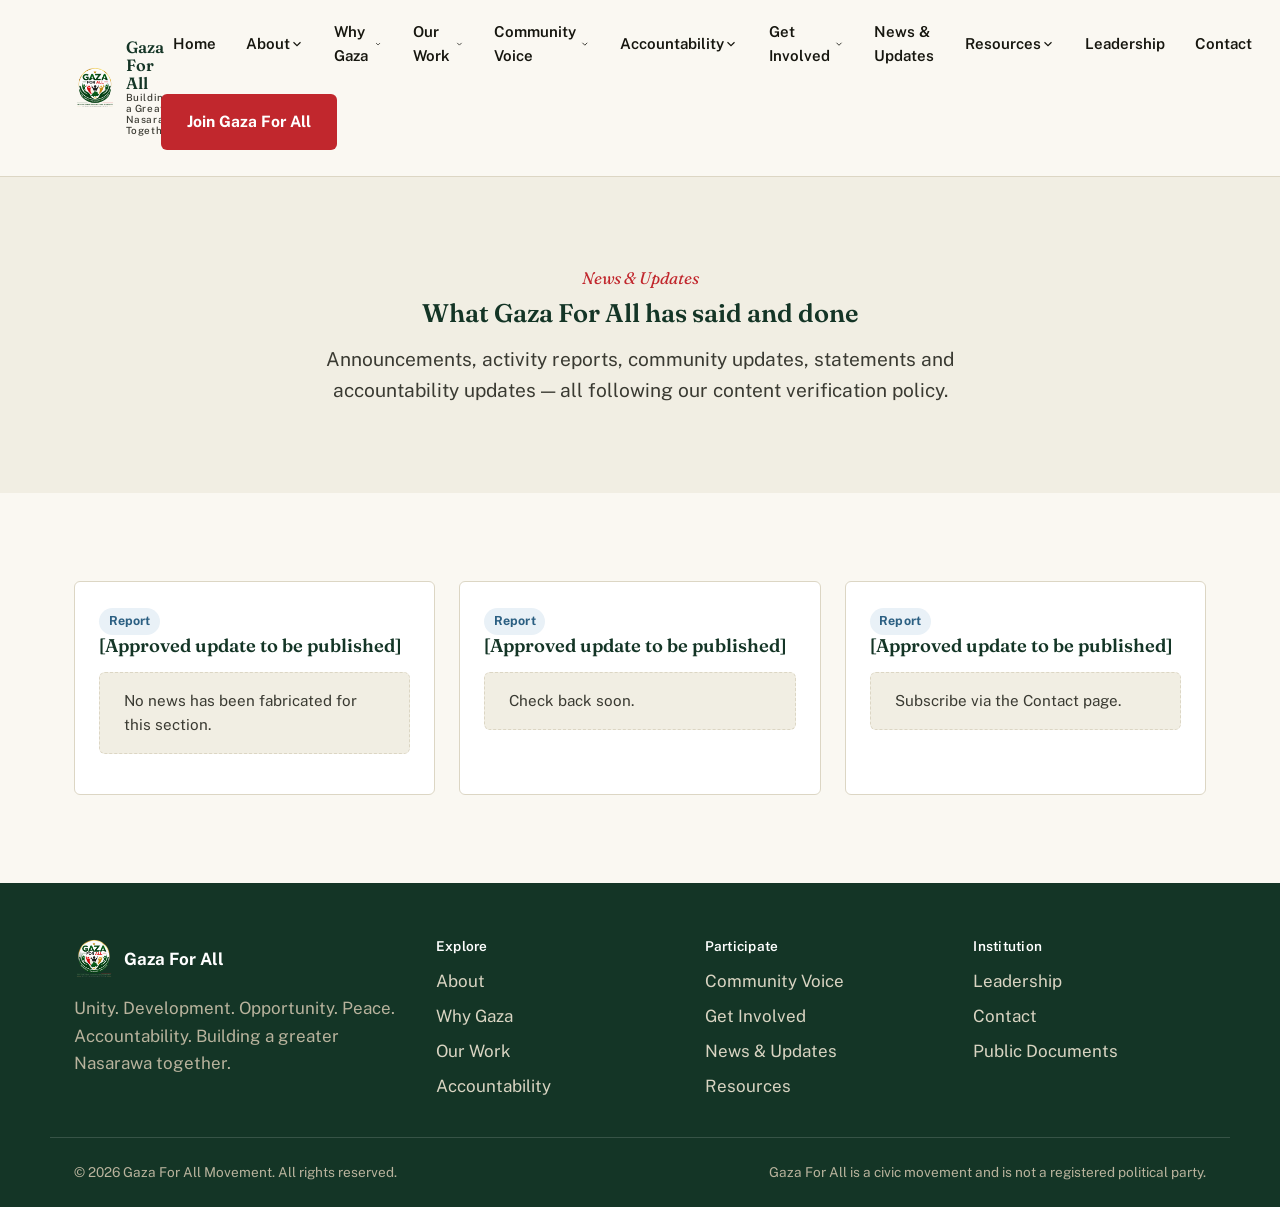
<file: news.html>
<!doctype html>
<html lang="en">
<head>
<meta charset="utf-8">
<title>News & Updates — Gaza For All</title>
<meta name="viewport" content="width=device-width, initial-scale=1">
<meta name="description" content="Announcements, activity reports and accountability updates from Gaza For All.">
<link rel="canonical" href="https://gazaforall.org/news.html">
<meta property="og:title" content="News & Updates — Gaza For All">
<meta property="og:description" content="Announcements, activity reports and accountability updates from Gaza For All.">
<meta property="og:type" content="website">
<meta property="og:image" content="assets/img/logo.png">
<meta name="twitter:card" content="summary_large_image">
<link rel="icon" href="assets/img/logo.png">
<link rel="preconnect" href="https://fonts.googleapis.com">
<link rel="preconnect" href="https://fonts.gstatic.com" crossorigin>
<link href="https://fonts.googleapis.com/css2?family=Fraunces:ital,wght@0,500;0,600;1,500;1,600&family=Public+Sans:wght@400;500;600;700&display=swap" rel="stylesheet">
<link rel="stylesheet" href="css/style.css">
</head>
<body>
<a class="skip-link" href="#main">Skip to main content</a>

<header class="site-header">
  <div class="header-inner">
    <a class="brand" href="index.html">
      <img src="assets/img/logo.png" alt="Gaza For All — One People, One Vision, One Future">
      <span class="brand-text">Gaza For All<small>Building a Greater Nasarawa Together</small></span>
    </a>
    <button class="nav-toggle" aria-expanded="false" aria-controls="primary-nav">
      <svg viewBox="0 0 24 24" fill="none" stroke="currentColor" stroke-width="2"><path d="M3 6h18M3 12h18M3 18h18"/></svg>
      Menu
    </button>
    <nav class="primary-nav" id="primary-nav" aria-label="Primary">
      <ul>
        <li class="nav-item"><a class="nav-link" href="index.html">Home</a></li>
        <li class="nav-item has-sub">
          <a class="nav-link" href="about.html">About <svg class="nav-caret" width="14" height="14" viewBox="0 0 24 24" fill="none" stroke="currentColor" stroke-width="2"><path d="m6 9 6 6 6-6"/></svg></a>
          <ul class="nav-sub">
            <li><a href="about.html#who-we-are">Who We Are</a></li>
            <li><a href="about.html#why-we-exist">Why We Exist</a></li>
            <li><a href="about.html#vision-mission">Vision &amp; Mission</a></li>
            <li><a href="about.html#values">Values</a></li>
            <li><a href="about.html#for-all">What &quot;For All&quot; Means</a></li>
          </ul>
        </li>
        <li class="nav-item has-sub">
          <a class="nav-link" href="why-gaza.html">Why Gaza <svg class="nav-caret" width="14" height="14" viewBox="0 0 24 24" fill="none" stroke="currentColor" stroke-width="2"><path d="m6 9 6 6 6-6"/></svg></a>
          <ul class="nav-sub">
            <li><a href="why-gaza.html#why-support">Why We Support Gaza</a></li>
            <li><a href="why-gaza.html#record">Leadership &amp; Record</a></li>
            <li><a href="why-gaza.html#principles">Our Principles</a></li>
          </ul>
        </li>
        <li class="nav-item has-sub">
          <a class="nav-link" href="our-work.html">Our Work <svg class="nav-caret" width="14" height="14" viewBox="0 0 24 24" fill="none" stroke="currentColor" stroke-width="2"><path d="m6 9 6 6 6-6"/></svg></a>
          <ul class="nav-sub">
            <li><a href="our-work.html#community-engagement">Community Engagement</a></li>
            <li><a href="our-work.html#civic-participation">Civic Participation</a></li>
            <li><a href="our-work.html#volunteerism">Volunteerism</a></li>
            <li><a href="our-work.html#leadership-development">Leadership Development</a></li>
            <li><a href="our-work.html#partnerships">Partnerships</a></li>
            <li><a href="our-work.html#events">Events</a></li>
          </ul>
        </li>
        <li class="nav-item has-sub">
          <a class="nav-link" href="community-voice.html">Community Voice <svg class="nav-caret" width="14" height="14" viewBox="0 0 24 24" fill="none" stroke="currentColor" stroke-width="2"><path d="m6 9 6 6 6-6"/></svg></a>
          <ul class="nav-sub">
            <li><a href="community-voice.html#share">Share a Concern</a></li>
            <li><a href="community-voice.html#priorities">Community Priorities</a></li>
            <li><a href="community-voice.html#updates">Community Updates</a></li>
          </ul>
        </li>
        <li class="nav-item has-sub">
          <a class="nav-link" href="accountability.html">Accountability <svg class="nav-caret" width="14" height="14" viewBox="0 0 24 24" fill="none" stroke="currentColor" stroke-width="2"><path d="m6 9 6 6 6-6"/></svg></a>
          <ul class="nav-sub">
            <li><a href="accountability.html#approach">Our Approach</a></li>
            <li><a href="accountability.html#commitments">Commitments</a></li>
            <li><a href="accountability.html#reports">Reports</a></li>
            <li><a href="accountability.html#updates">Updates</a></li>
          </ul>
        </li>
        <li class="nav-item has-sub">
          <a class="nav-link" href="get-involved.html">Get Involved <svg class="nav-caret" width="14" height="14" viewBox="0 0 24 24" fill="none" stroke="currentColor" stroke-width="2"><path d="m6 9 6 6 6-6"/></svg></a>
          <ul class="nav-sub">
            <li><a href="get-involved.html#join">Join</a></li>
            <li><a href="get-involved.html#volunteer">Volunteer</a></li>
            <li><a href="get-involved.html#partner">Partner</a></li>
            <li><a href="get-involved.html#attend">Attend an Event</a></li>
          </ul>
        </li>
        <li class="nav-item"><a class="nav-link" href="news.html" aria-current="page">News &amp; Updates</a></li>
        <li class="nav-item has-sub">
          <a class="nav-link" href="resources.html">Resources <svg class="nav-caret" width="14" height="14" viewBox="0 0 24 24" fill="none" stroke="currentColor" stroke-width="2"><path d="m6 9 6 6 6-6"/></svg></a>
          <ul class="nav-sub">
            <li><a href="resources.html#reports">Reports</a></li>
            <li><a href="resources.html#documents">Public Documents</a></li>
            <li><a href="resources.html#faqs">FAQs</a></li>
            <li><a href="resources.html#media">Media Resources</a></li>
          </ul>
        </li>
        <li class="nav-item"><a class="nav-link" href="leadership.html">Leadership</a></li>
        <li class="nav-item"><a class="nav-link" href="contact.html">Contact</a></li>
      </ul>
      <div class="wrap" style="padding:1rem 0;"><a class="btn btn-primary" href="get-involved.html#join">Join Gaza For All</a></div>
    </nav>
    <a class="btn btn-primary header-cta" href="get-involved.html#join">Join Gaza For All</a>
  </div>
</header>

<main id="main">

  <section class="section section-alt">
    <div class="wrap-narrow text-center">
      <span class="kicker">News &amp; Updates</span>
      <h1>What Gaza For All has said and done</h1>
      <p class="lede" style="margin:0 auto;">Announcements, activity reports, community updates, statements and accountability updates &mdash; all following our content verification policy.</p>
    </div>
  </section>
  <section class="section">
    <div class="wrap">
      <div class="card-list cols-3">
        <div class="card"><span class="badge badge-report">Report</span><h3>[Approved update to be published]</h3><p class="placeholder-note">No news has been fabricated for this section.</p></div>
        <div class="card"><span class="badge badge-report">Report</span><h3>[Approved update to be published]</h3><p class="placeholder-note">Check back soon.</p></div>
        <div class="card"><span class="badge badge-report">Report</span><h3>[Approved update to be published]</h3><p class="placeholder-note">Subscribe via the Contact page.</p></div>
      </div>
    </div>
  </section>

</main>

<footer class="site-footer">
  <div class="wrap footer-grid">
    <div>
      <div class="footer-brand-line"><img src="assets/img/logo.png" alt="Gaza For All logo"><strong style="color:#fff;">Gaza For All</strong></div>
      <p style="color:#B9B39D; max-width:34ch;">Unity. Development. Opportunity. Peace. Accountability. Building a greater Nasarawa together.</p>
    </div>
    <div>
      <h4>Explore</h4>
      <ul class="footer-list">
        <li><a href="about.html">About</a></li>
        <li><a href="why-gaza.html">Why Gaza</a></li>
        <li><a href="our-work.html">Our Work</a></li>
        <li><a href="accountability.html">Accountability</a></li>
      </ul>
    </div>
    <div>
      <h4>Participate</h4>
      <ul class="footer-list">
        <li><a href="community-voice.html">Community Voice</a></li>
        <li><a href="get-involved.html">Get Involved</a></li>
        <li><a href="news.html">News &amp; Updates</a></li>
        <li><a href="resources.html">Resources</a></li>
      </ul>
    </div>
    <div>
      <h4>Institution</h4>
      <ul class="footer-list">
        <li><a href="leadership.html">Leadership</a></li>
        <li><a href="contact.html">Contact</a></li>
        <li><a href="resources.html#documents">Public Documents</a></li>
      </ul>
    </div>
  </div>
  <div class="wrap footer-bottom">
    <span>&copy; <span id="year"></span> Gaza For All Movement. All rights reserved.</span>
    <span>Gaza For All is a civic movement and is not a registered political party.</span>
  </div>
</footer>

<script>document.getElementById('year').textContent = new Date().getFullYear();</script>
<script src="js/main.js"></script>
</body>

</html>
</file>
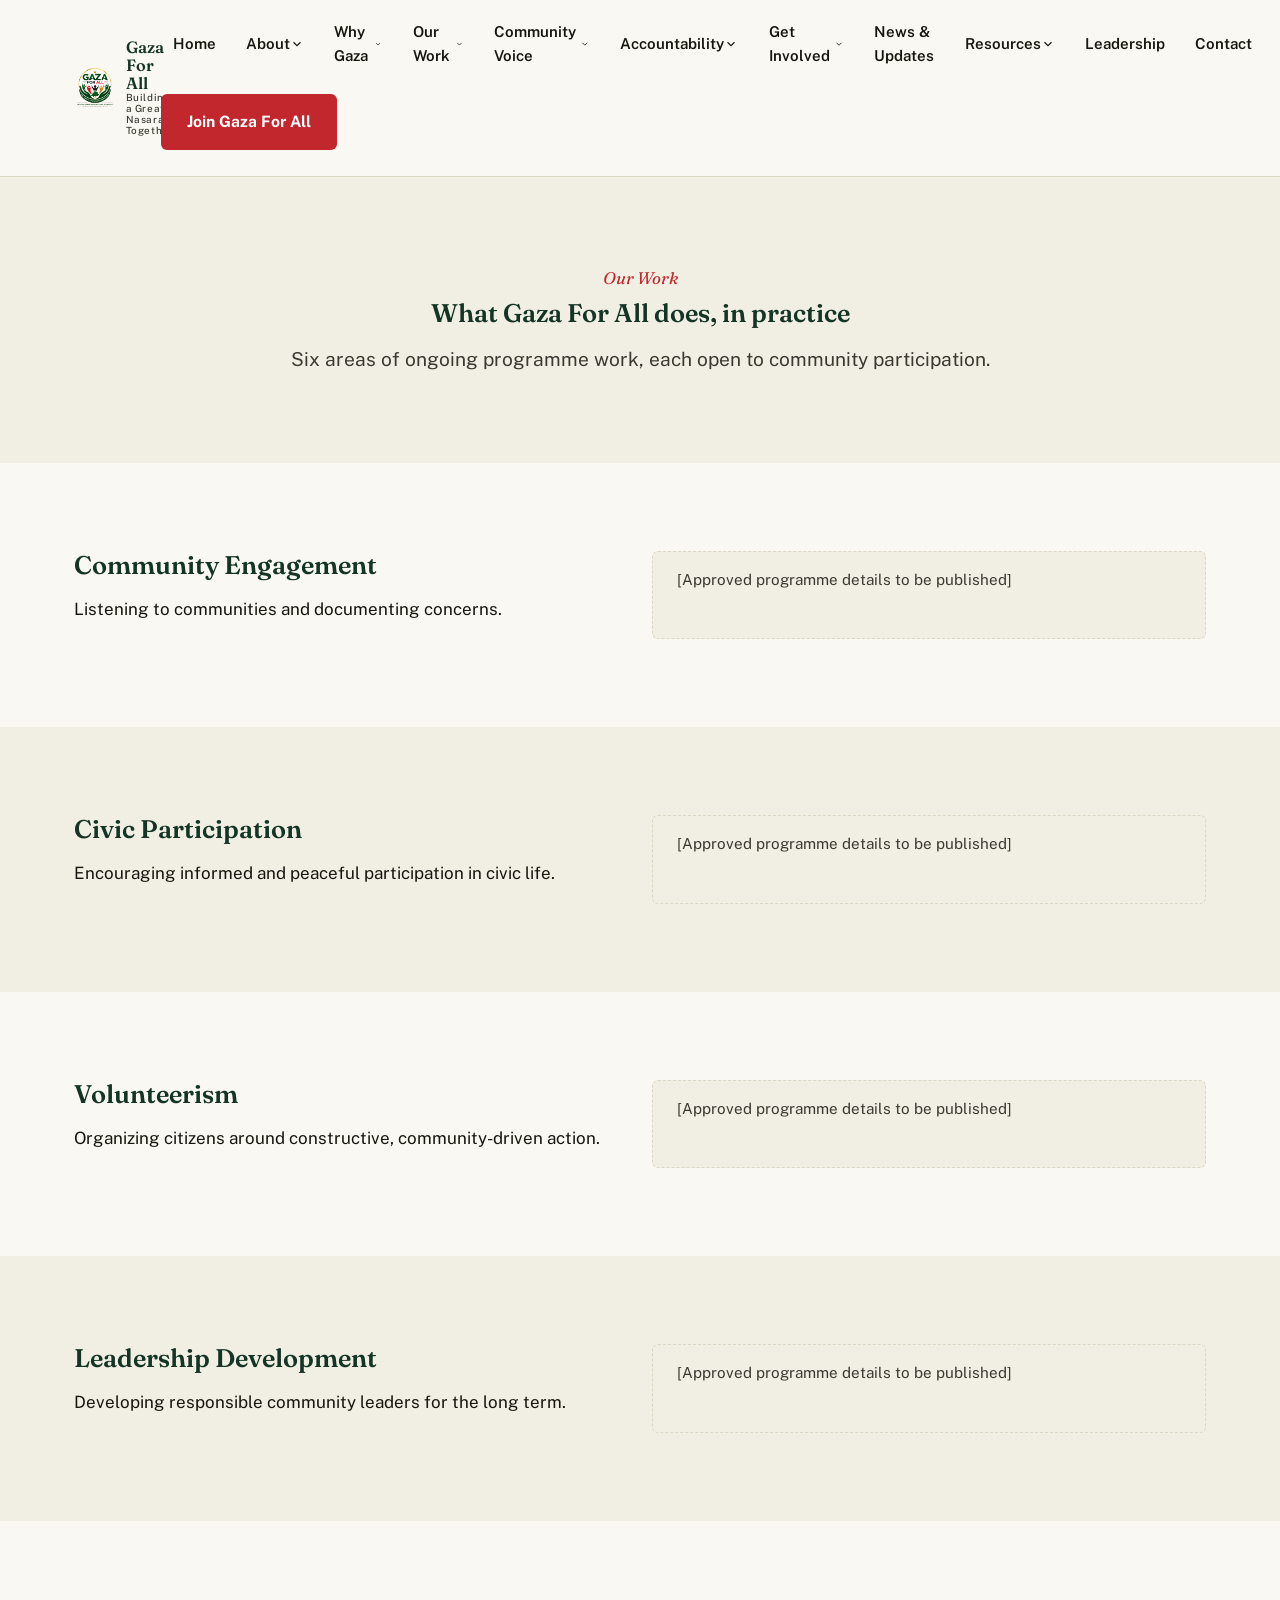
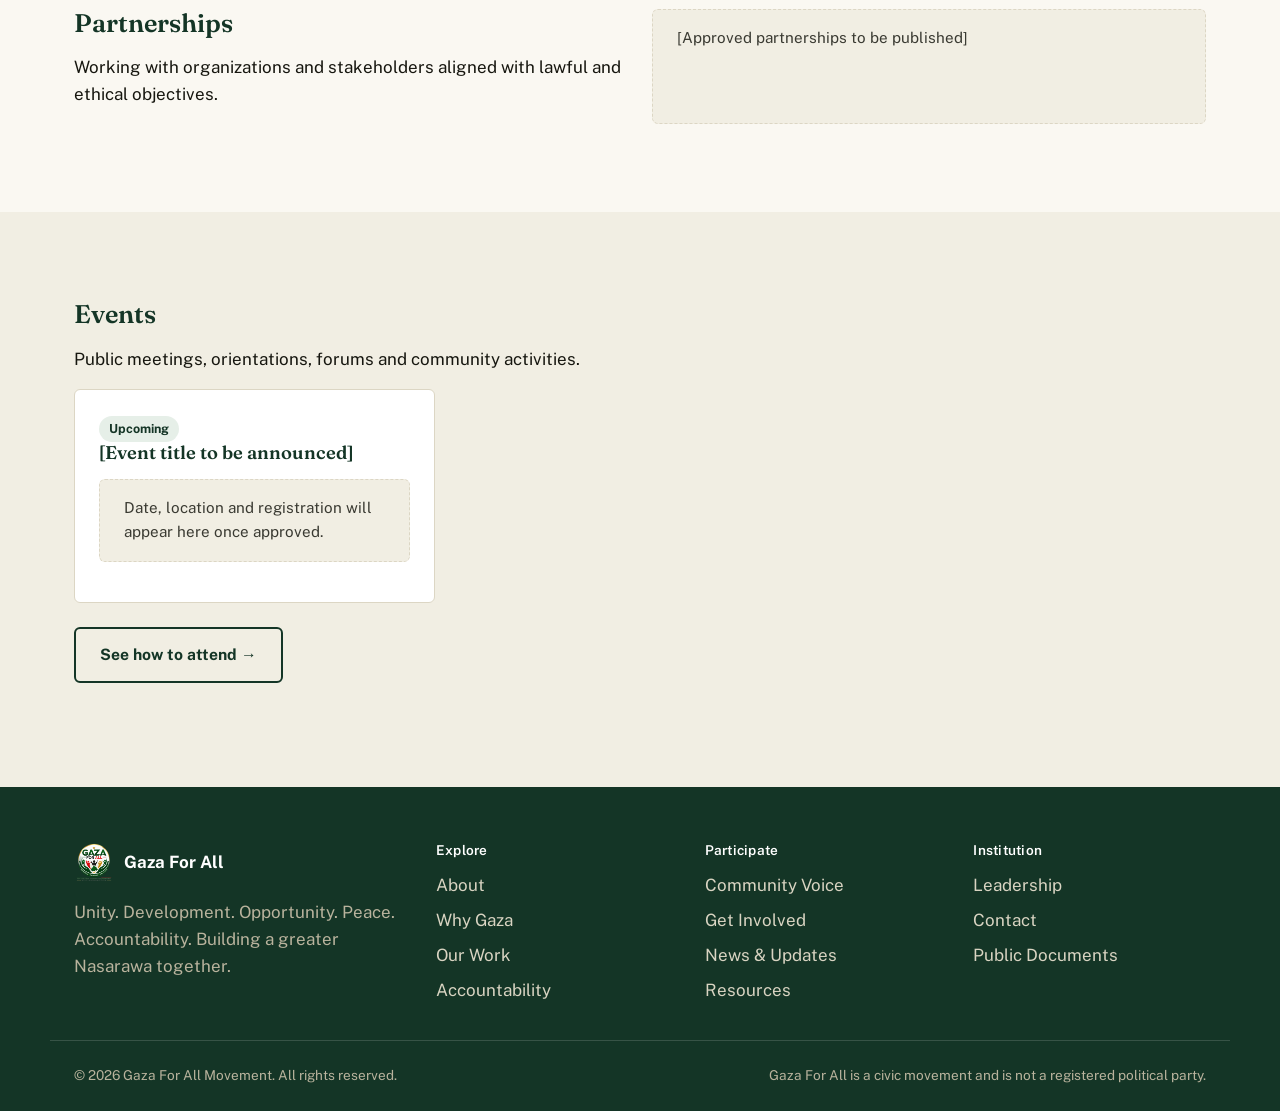
<file: our-work.html>
<!doctype html>
<html lang="en">
<head>
<meta charset="utf-8">
<title>Our Work — Gaza For All</title>
<meta name="viewport" content="width=device-width, initial-scale=1">
<meta name="description" content="Community engagement, civic participation, volunteerism, leadership development, partnerships and events.">
<link rel="canonical" href="https://gazaforall.org/our-work.html">
<meta property="og:title" content="Our Work — Gaza For All">
<meta property="og:description" content="Community engagement, civic participation, volunteerism, leadership development, partnerships and events.">
<meta property="og:type" content="website">
<meta property="og:image" content="assets/img/logo.png">
<meta name="twitter:card" content="summary_large_image">
<link rel="icon" href="assets/img/logo.png">
<link rel="preconnect" href="https://fonts.googleapis.com">
<link rel="preconnect" href="https://fonts.gstatic.com" crossorigin>
<link href="https://fonts.googleapis.com/css2?family=Fraunces:ital,wght@0,500;0,600;1,500;1,600&family=Public+Sans:wght@400;500;600;700&display=swap" rel="stylesheet">
<link rel="stylesheet" href="css/style.css">
</head>
<body>
<a class="skip-link" href="#main">Skip to main content</a>

<header class="site-header">
  <div class="header-inner">
    <a class="brand" href="index.html">
      <img src="assets/img/logo.png" alt="Gaza For All — One People, One Vision, One Future">
      <span class="brand-text">Gaza For All<small>Building a Greater Nasarawa Together</small></span>
    </a>
    <button class="nav-toggle" aria-expanded="false" aria-controls="primary-nav">
      <svg viewBox="0 0 24 24" fill="none" stroke="currentColor" stroke-width="2"><path d="M3 6h18M3 12h18M3 18h18"/></svg>
      Menu
    </button>
    <nav class="primary-nav" id="primary-nav" aria-label="Primary">
      <ul>
        <li class="nav-item"><a class="nav-link" href="index.html">Home</a></li>
        <li class="nav-item has-sub">
          <a class="nav-link" href="about.html">About <svg class="nav-caret" width="14" height="14" viewBox="0 0 24 24" fill="none" stroke="currentColor" stroke-width="2"><path d="m6 9 6 6 6-6"/></svg></a>
          <ul class="nav-sub">
            <li><a href="about.html#who-we-are">Who We Are</a></li>
            <li><a href="about.html#why-we-exist">Why We Exist</a></li>
            <li><a href="about.html#vision-mission">Vision &amp; Mission</a></li>
            <li><a href="about.html#values">Values</a></li>
            <li><a href="about.html#for-all">What &quot;For All&quot; Means</a></li>
          </ul>
        </li>
        <li class="nav-item has-sub">
          <a class="nav-link" href="why-gaza.html">Why Gaza <svg class="nav-caret" width="14" height="14" viewBox="0 0 24 24" fill="none" stroke="currentColor" stroke-width="2"><path d="m6 9 6 6 6-6"/></svg></a>
          <ul class="nav-sub">
            <li><a href="why-gaza.html#why-support">Why We Support Gaza</a></li>
            <li><a href="why-gaza.html#record">Leadership &amp; Record</a></li>
            <li><a href="why-gaza.html#principles">Our Principles</a></li>
          </ul>
        </li>
        <li class="nav-item has-sub">
          <a class="nav-link" href="our-work.html" aria-current="page">Our Work <svg class="nav-caret" width="14" height="14" viewBox="0 0 24 24" fill="none" stroke="currentColor" stroke-width="2"><path d="m6 9 6 6 6-6"/></svg></a>
          <ul class="nav-sub">
            <li><a href="our-work.html#community-engagement">Community Engagement</a></li>
            <li><a href="our-work.html#civic-participation">Civic Participation</a></li>
            <li><a href="our-work.html#volunteerism">Volunteerism</a></li>
            <li><a href="our-work.html#leadership-development">Leadership Development</a></li>
            <li><a href="our-work.html#partnerships">Partnerships</a></li>
            <li><a href="our-work.html#events">Events</a></li>
          </ul>
        </li>
        <li class="nav-item has-sub">
          <a class="nav-link" href="community-voice.html">Community Voice <svg class="nav-caret" width="14" height="14" viewBox="0 0 24 24" fill="none" stroke="currentColor" stroke-width="2"><path d="m6 9 6 6 6-6"/></svg></a>
          <ul class="nav-sub">
            <li><a href="community-voice.html#share">Share a Concern</a></li>
            <li><a href="community-voice.html#priorities">Community Priorities</a></li>
            <li><a href="community-voice.html#updates">Community Updates</a></li>
          </ul>
        </li>
        <li class="nav-item has-sub">
          <a class="nav-link" href="accountability.html">Accountability <svg class="nav-caret" width="14" height="14" viewBox="0 0 24 24" fill="none" stroke="currentColor" stroke-width="2"><path d="m6 9 6 6 6-6"/></svg></a>
          <ul class="nav-sub">
            <li><a href="accountability.html#approach">Our Approach</a></li>
            <li><a href="accountability.html#commitments">Commitments</a></li>
            <li><a href="accountability.html#reports">Reports</a></li>
            <li><a href="accountability.html#updates">Updates</a></li>
          </ul>
        </li>
        <li class="nav-item has-sub">
          <a class="nav-link" href="get-involved.html">Get Involved <svg class="nav-caret" width="14" height="14" viewBox="0 0 24 24" fill="none" stroke="currentColor" stroke-width="2"><path d="m6 9 6 6 6-6"/></svg></a>
          <ul class="nav-sub">
            <li><a href="get-involved.html#join">Join</a></li>
            <li><a href="get-involved.html#volunteer">Volunteer</a></li>
            <li><a href="get-involved.html#partner">Partner</a></li>
            <li><a href="get-involved.html#attend">Attend an Event</a></li>
          </ul>
        </li>
        <li class="nav-item"><a class="nav-link" href="news.html">News &amp; Updates</a></li>
        <li class="nav-item has-sub">
          <a class="nav-link" href="resources.html">Resources <svg class="nav-caret" width="14" height="14" viewBox="0 0 24 24" fill="none" stroke="currentColor" stroke-width="2"><path d="m6 9 6 6 6-6"/></svg></a>
          <ul class="nav-sub">
            <li><a href="resources.html#reports">Reports</a></li>
            <li><a href="resources.html#documents">Public Documents</a></li>
            <li><a href="resources.html#faqs">FAQs</a></li>
            <li><a href="resources.html#media">Media Resources</a></li>
          </ul>
        </li>
        <li class="nav-item"><a class="nav-link" href="leadership.html">Leadership</a></li>
        <li class="nav-item"><a class="nav-link" href="contact.html">Contact</a></li>
      </ul>
      <div class="wrap" style="padding:1rem 0;"><a class="btn btn-primary" href="get-involved.html#join">Join Gaza For All</a></div>
    </nav>
    <a class="btn btn-primary header-cta" href="get-involved.html#join">Join Gaza For All</a>
  </div>
</header>

<main id="main">

  <section class="section section-alt">
    <div class="wrap-narrow text-center">
      <span class="kicker">Our Work</span>
      <h1>What Gaza For All does, in practice</h1>
      <p class="lede" style="margin:0 auto;">Six areas of ongoing programme work, each open to community participation.</p>
    </div>
  </section>

  <section class="section" id="community-engagement">
    <div class="wrap grid grid-2"><div><h2>Community Engagement</h2><p>Listening to communities and documenting concerns.</p></div><div class="placeholder-note">[Approved programme details to be published]</div></div>
  </section>
  <section class="section section-alt" id="civic-participation">
    <div class="wrap grid grid-2"><div><h2>Civic Participation</h2><p>Encouraging informed and peaceful participation in civic life.</p></div><div class="placeholder-note">[Approved programme details to be published]</div></div>
  </section>
  <section class="section" id="volunteerism">
    <div class="wrap grid grid-2"><div><h2>Volunteerism</h2><p>Organizing citizens around constructive, community-driven action.</p></div><div class="placeholder-note">[Approved programme details to be published]</div></div>
  </section>
  <section class="section section-alt" id="leadership-development">
    <div class="wrap grid grid-2"><div><h2>Leadership Development</h2><p>Developing responsible community leaders for the long term.</p></div><div class="placeholder-note">[Approved programme details to be published]</div></div>
  </section>
  <section class="section" id="partnerships">
    <div class="wrap grid grid-2"><div><h2>Partnerships</h2><p>Working with organizations and stakeholders aligned with lawful and ethical objectives.</p></div><div class="placeholder-note">[Approved partnerships to be published]</div></div>
  </section>
  <section class="section section-alt" id="events">
    <div class="wrap">
      <h2>Events</h2>
      <p>Public meetings, orientations, forums and community activities.</p>
      <div class="card-list cols-3">
        <div class="card"><span class="badge">Upcoming</span><h3>[Event title to be announced]</h3><p class="placeholder-note">Date, location and registration will appear here once approved.</p></div>
      </div>
      <p style="margin-top:1.5rem;"><a class="btn btn-secondary" href="get-involved.html#attend">See how to attend &rarr;</a></p>
    </div>
  </section>

</main>

<footer class="site-footer">
  <div class="wrap footer-grid">
    <div>
      <div class="footer-brand-line"><img src="assets/img/logo.png" alt="Gaza For All logo"><strong style="color:#fff;">Gaza For All</strong></div>
      <p style="color:#B9B39D; max-width:34ch;">Unity. Development. Opportunity. Peace. Accountability. Building a greater Nasarawa together.</p>
    </div>
    <div>
      <h4>Explore</h4>
      <ul class="footer-list">
        <li><a href="about.html">About</a></li>
        <li><a href="why-gaza.html">Why Gaza</a></li>
        <li><a href="our-work.html">Our Work</a></li>
        <li><a href="accountability.html">Accountability</a></li>
      </ul>
    </div>
    <div>
      <h4>Participate</h4>
      <ul class="footer-list">
        <li><a href="community-voice.html">Community Voice</a></li>
        <li><a href="get-involved.html">Get Involved</a></li>
        <li><a href="news.html">News &amp; Updates</a></li>
        <li><a href="resources.html">Resources</a></li>
      </ul>
    </div>
    <div>
      <h4>Institution</h4>
      <ul class="footer-list">
        <li><a href="leadership.html">Leadership</a></li>
        <li><a href="contact.html">Contact</a></li>
        <li><a href="resources.html#documents">Public Documents</a></li>
      </ul>
    </div>
  </div>
  <div class="wrap footer-bottom">
    <span>&copy; <span id="year"></span> Gaza For All Movement. All rights reserved.</span>
    <span>Gaza For All is a civic movement and is not a registered political party.</span>
  </div>
</footer>

<script>document.getElementById('year').textContent = new Date().getFullYear();</script>
<script src="js/main.js"></script>
</body>

</html>
</file>
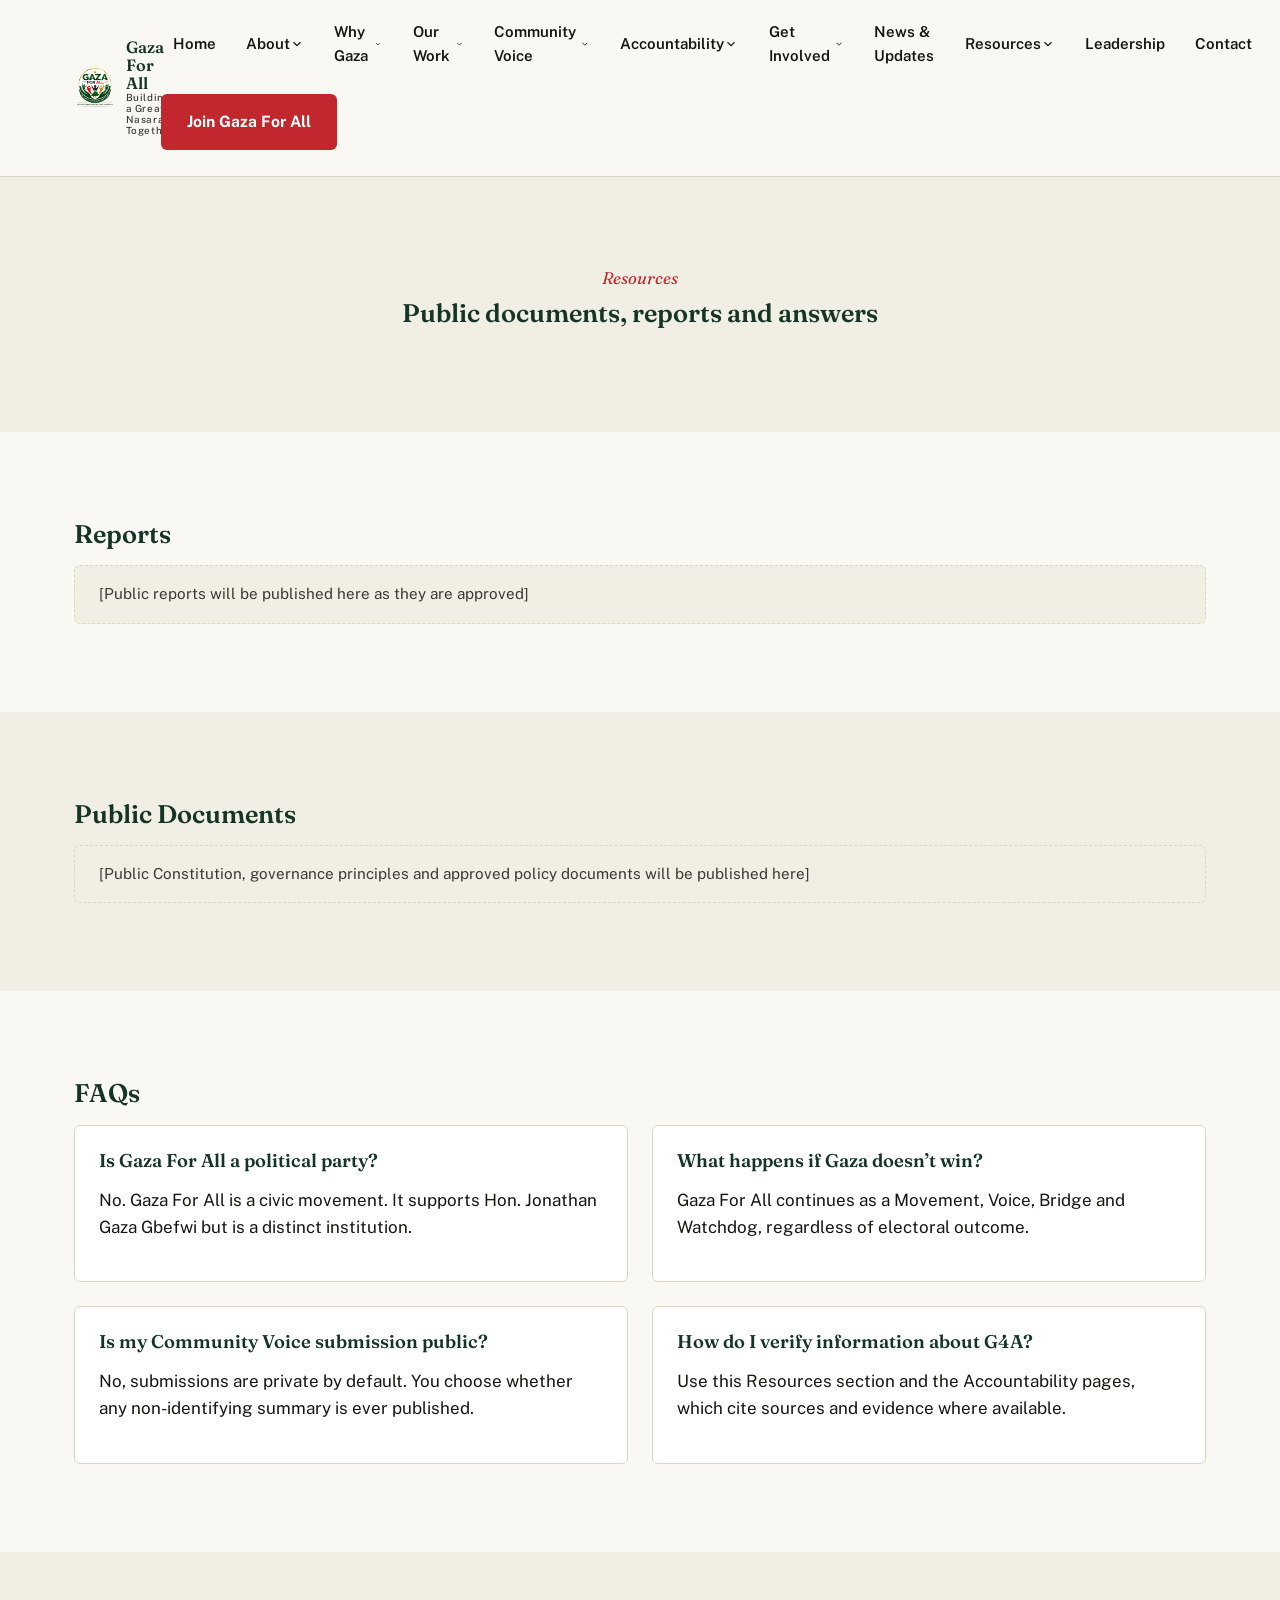
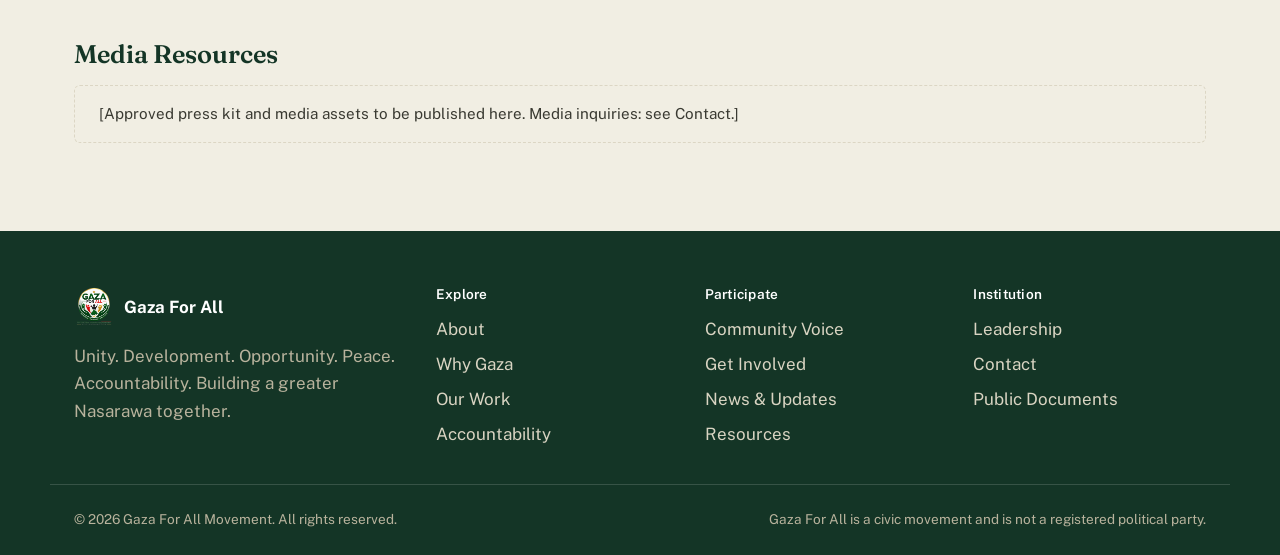
<file: resources.html>
<!doctype html>
<html lang="en">
<head>
<meta charset="utf-8">
<title>Resources — Gaza For All</title>
<meta name="viewport" content="width=device-width, initial-scale=1">
<meta name="description" content="Public reports, documents, FAQs and media resources from Gaza For All.">
<link rel="canonical" href="https://gazaforall.org/resources.html">
<meta property="og:title" content="Resources — Gaza For All">
<meta property="og:description" content="Public reports, documents, FAQs and media resources from Gaza For All.">
<meta property="og:type" content="website">
<meta property="og:image" content="assets/img/logo.png">
<meta name="twitter:card" content="summary_large_image">
<link rel="icon" href="assets/img/logo.png">
<link rel="preconnect" href="https://fonts.googleapis.com">
<link rel="preconnect" href="https://fonts.gstatic.com" crossorigin>
<link href="https://fonts.googleapis.com/css2?family=Fraunces:ital,wght@0,500;0,600;1,500;1,600&family=Public+Sans:wght@400;500;600;700&display=swap" rel="stylesheet">
<link rel="stylesheet" href="css/style.css">
</head>
<body>
<a class="skip-link" href="#main">Skip to main content</a>

<header class="site-header">
  <div class="header-inner">
    <a class="brand" href="index.html">
      <img src="assets/img/logo.png" alt="Gaza For All — One People, One Vision, One Future">
      <span class="brand-text">Gaza For All<small>Building a Greater Nasarawa Together</small></span>
    </a>
    <button class="nav-toggle" aria-expanded="false" aria-controls="primary-nav">
      <svg viewBox="0 0 24 24" fill="none" stroke="currentColor" stroke-width="2"><path d="M3 6h18M3 12h18M3 18h18"/></svg>
      Menu
    </button>
    <nav class="primary-nav" id="primary-nav" aria-label="Primary">
      <ul>
        <li class="nav-item"><a class="nav-link" href="index.html">Home</a></li>
        <li class="nav-item has-sub">
          <a class="nav-link" href="about.html">About <svg class="nav-caret" width="14" height="14" viewBox="0 0 24 24" fill="none" stroke="currentColor" stroke-width="2"><path d="m6 9 6 6 6-6"/></svg></a>
          <ul class="nav-sub">
            <li><a href="about.html#who-we-are">Who We Are</a></li>
            <li><a href="about.html#why-we-exist">Why We Exist</a></li>
            <li><a href="about.html#vision-mission">Vision &amp; Mission</a></li>
            <li><a href="about.html#values">Values</a></li>
            <li><a href="about.html#for-all">What &quot;For All&quot; Means</a></li>
          </ul>
        </li>
        <li class="nav-item has-sub">
          <a class="nav-link" href="why-gaza.html">Why Gaza <svg class="nav-caret" width="14" height="14" viewBox="0 0 24 24" fill="none" stroke="currentColor" stroke-width="2"><path d="m6 9 6 6 6-6"/></svg></a>
          <ul class="nav-sub">
            <li><a href="why-gaza.html#why-support">Why We Support Gaza</a></li>
            <li><a href="why-gaza.html#record">Leadership &amp; Record</a></li>
            <li><a href="why-gaza.html#principles">Our Principles</a></li>
          </ul>
        </li>
        <li class="nav-item has-sub">
          <a class="nav-link" href="our-work.html">Our Work <svg class="nav-caret" width="14" height="14" viewBox="0 0 24 24" fill="none" stroke="currentColor" stroke-width="2"><path d="m6 9 6 6 6-6"/></svg></a>
          <ul class="nav-sub">
            <li><a href="our-work.html#community-engagement">Community Engagement</a></li>
            <li><a href="our-work.html#civic-participation">Civic Participation</a></li>
            <li><a href="our-work.html#volunteerism">Volunteerism</a></li>
            <li><a href="our-work.html#leadership-development">Leadership Development</a></li>
            <li><a href="our-work.html#partnerships">Partnerships</a></li>
            <li><a href="our-work.html#events">Events</a></li>
          </ul>
        </li>
        <li class="nav-item has-sub">
          <a class="nav-link" href="community-voice.html">Community Voice <svg class="nav-caret" width="14" height="14" viewBox="0 0 24 24" fill="none" stroke="currentColor" stroke-width="2"><path d="m6 9 6 6 6-6"/></svg></a>
          <ul class="nav-sub">
            <li><a href="community-voice.html#share">Share a Concern</a></li>
            <li><a href="community-voice.html#priorities">Community Priorities</a></li>
            <li><a href="community-voice.html#updates">Community Updates</a></li>
          </ul>
        </li>
        <li class="nav-item has-sub">
          <a class="nav-link" href="accountability.html">Accountability <svg class="nav-caret" width="14" height="14" viewBox="0 0 24 24" fill="none" stroke="currentColor" stroke-width="2"><path d="m6 9 6 6 6-6"/></svg></a>
          <ul class="nav-sub">
            <li><a href="accountability.html#approach">Our Approach</a></li>
            <li><a href="accountability.html#commitments">Commitments</a></li>
            <li><a href="accountability.html#reports">Reports</a></li>
            <li><a href="accountability.html#updates">Updates</a></li>
          </ul>
        </li>
        <li class="nav-item has-sub">
          <a class="nav-link" href="get-involved.html">Get Involved <svg class="nav-caret" width="14" height="14" viewBox="0 0 24 24" fill="none" stroke="currentColor" stroke-width="2"><path d="m6 9 6 6 6-6"/></svg></a>
          <ul class="nav-sub">
            <li><a href="get-involved.html#join">Join</a></li>
            <li><a href="get-involved.html#volunteer">Volunteer</a></li>
            <li><a href="get-involved.html#partner">Partner</a></li>
            <li><a href="get-involved.html#attend">Attend an Event</a></li>
          </ul>
        </li>
        <li class="nav-item"><a class="nav-link" href="news.html">News &amp; Updates</a></li>
        <li class="nav-item has-sub">
          <a class="nav-link" href="resources.html" aria-current="page">Resources <svg class="nav-caret" width="14" height="14" viewBox="0 0 24 24" fill="none" stroke="currentColor" stroke-width="2"><path d="m6 9 6 6 6-6"/></svg></a>
          <ul class="nav-sub">
            <li><a href="resources.html#reports">Reports</a></li>
            <li><a href="resources.html#documents">Public Documents</a></li>
            <li><a href="resources.html#faqs">FAQs</a></li>
            <li><a href="resources.html#media">Media Resources</a></li>
          </ul>
        </li>
        <li class="nav-item"><a class="nav-link" href="leadership.html">Leadership</a></li>
        <li class="nav-item"><a class="nav-link" href="contact.html">Contact</a></li>
      </ul>
      <div class="wrap" style="padding:1rem 0;"><a class="btn btn-primary" href="get-involved.html#join">Join Gaza For All</a></div>
    </nav>
    <a class="btn btn-primary header-cta" href="get-involved.html#join">Join Gaza For All</a>
  </div>
</header>

<main id="main">

  <section class="section section-alt">
    <div class="wrap-narrow text-center">
      <span class="kicker">Resources</span>
      <h1>Public documents, reports and answers</h1>
    </div>
  </section>
  <section class="section" id="reports">
    <div class="wrap"><h2>Reports</h2><div class="placeholder-note">[Public reports will be published here as they are approved]</div></div>
  </section>
  <section class="section section-alt" id="documents">
    <div class="wrap"><h2>Public Documents</h2><div class="placeholder-note">[Public Constitution, governance principles and approved policy documents will be published here]</div></div>
  </section>
  <section class="section" id="faqs">
    <div class="wrap">
      <h2>FAQs</h2>
      <div class="grid grid-2">
        <div class="card"><h3>Is Gaza For All a political party?</h3><p>No. Gaza For All is a civic movement. It supports Hon. Jonathan Gaza Gbefwi but is a distinct institution.</p></div>
        <div class="card"><h3>What happens if Gaza doesn&rsquo;t win?</h3><p>Gaza For All continues as a Movement, Voice, Bridge and Watchdog, regardless of electoral outcome.</p></div>
        <div class="card"><h3>Is my Community Voice submission public?</h3><p>No, submissions are private by default. You choose whether any non-identifying summary is ever published.</p></div>
        <div class="card"><h3>How do I verify information about G4A?</h3><p>Use this Resources section and the Accountability pages, which cite sources and evidence where available.</p></div>
      </div>
    </div>
  </section>
  <section class="section section-alt" id="media">
    <div class="wrap"><h2>Media Resources</h2><div class="placeholder-note">[Approved press kit and media assets to be published here. Media inquiries: see Contact.]</div></div>
  </section>

</main>

<footer class="site-footer">
  <div class="wrap footer-grid">
    <div>
      <div class="footer-brand-line"><img src="assets/img/logo.png" alt="Gaza For All logo"><strong style="color:#fff;">Gaza For All</strong></div>
      <p style="color:#B9B39D; max-width:34ch;">Unity. Development. Opportunity. Peace. Accountability. Building a greater Nasarawa together.</p>
    </div>
    <div>
      <h4>Explore</h4>
      <ul class="footer-list">
        <li><a href="about.html">About</a></li>
        <li><a href="why-gaza.html">Why Gaza</a></li>
        <li><a href="our-work.html">Our Work</a></li>
        <li><a href="accountability.html">Accountability</a></li>
      </ul>
    </div>
    <div>
      <h4>Participate</h4>
      <ul class="footer-list">
        <li><a href="community-voice.html">Community Voice</a></li>
        <li><a href="get-involved.html">Get Involved</a></li>
        <li><a href="news.html">News &amp; Updates</a></li>
        <li><a href="resources.html">Resources</a></li>
      </ul>
    </div>
    <div>
      <h4>Institution</h4>
      <ul class="footer-list">
        <li><a href="leadership.html">Leadership</a></li>
        <li><a href="contact.html">Contact</a></li>
        <li><a href="resources.html#documents">Public Documents</a></li>
      </ul>
    </div>
  </div>
  <div class="wrap footer-bottom">
    <span>&copy; <span id="year"></span> Gaza For All Movement. All rights reserved.</span>
    <span>Gaza For All is a civic movement and is not a registered political party.</span>
  </div>
</footer>

<script>document.getElementById('year').textContent = new Date().getFullYear();</script>
<script src="js/main.js"></script>
</body>

</html>
</file>
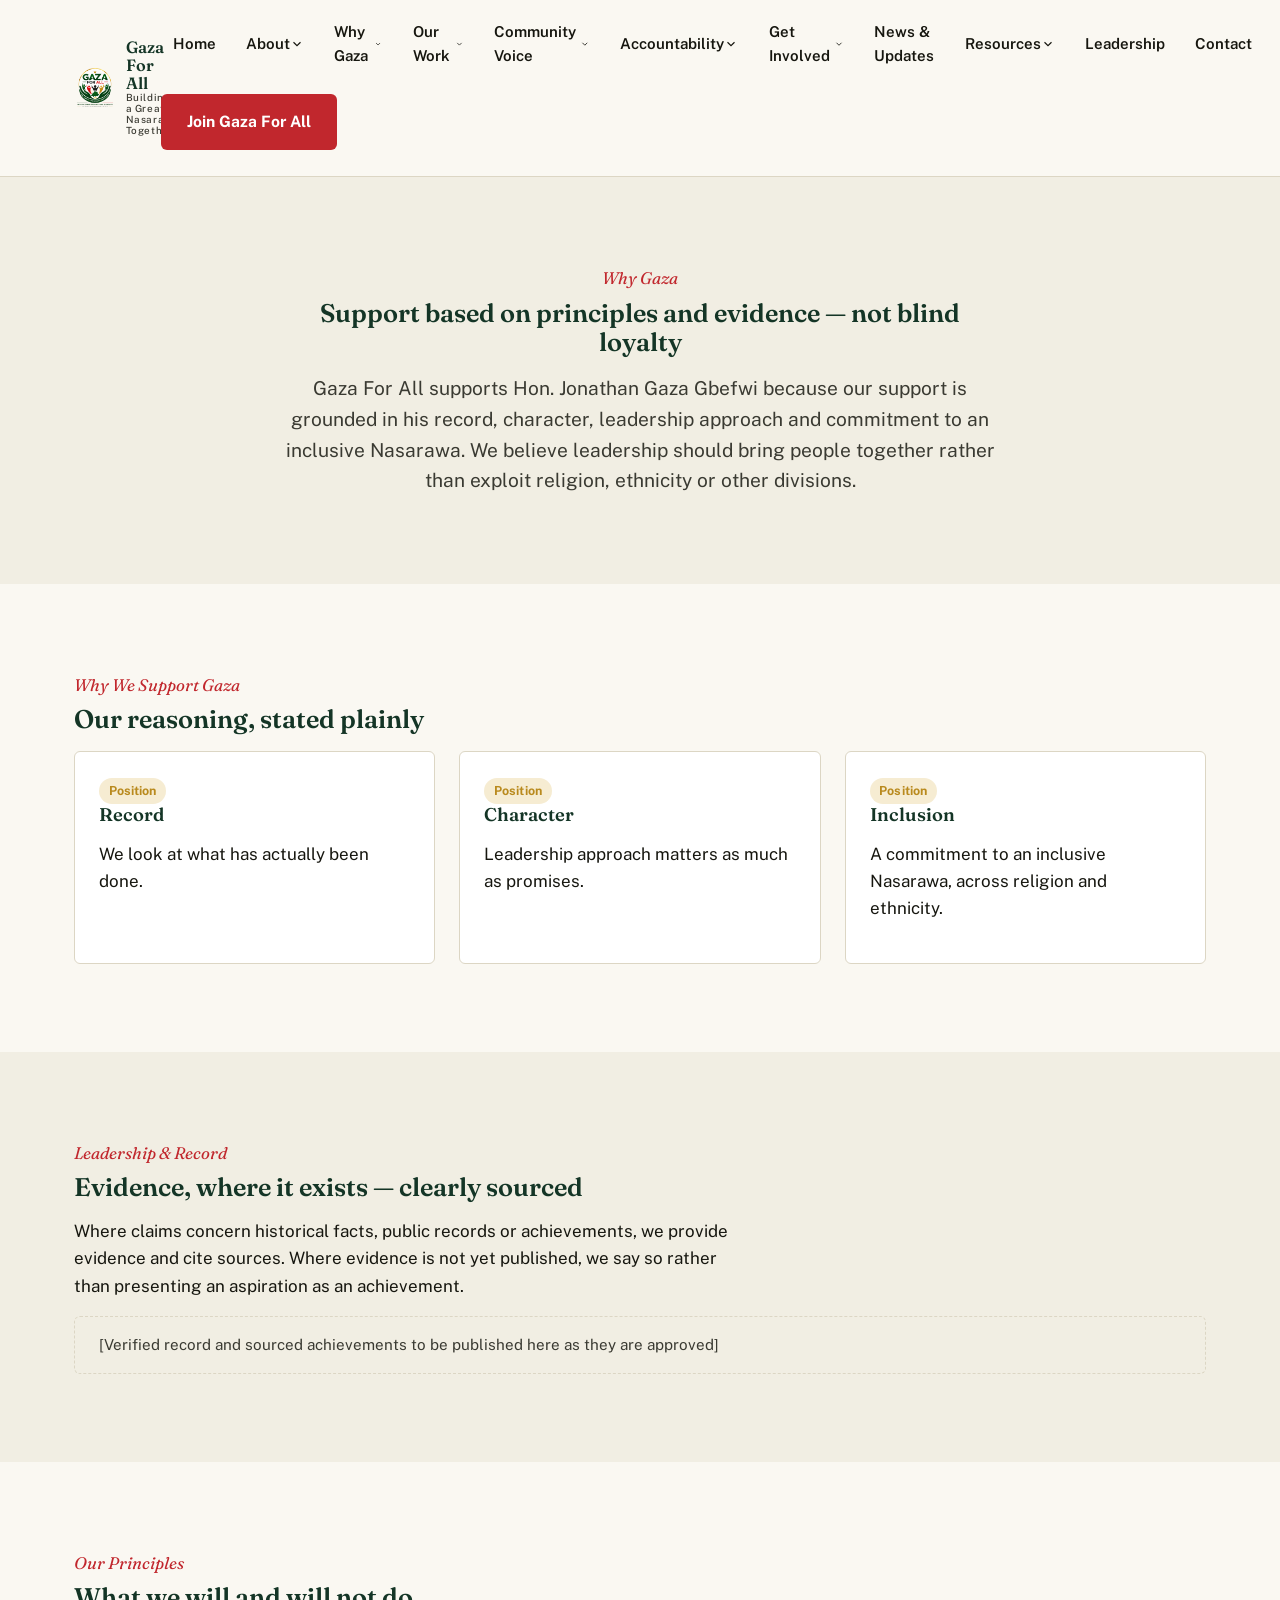
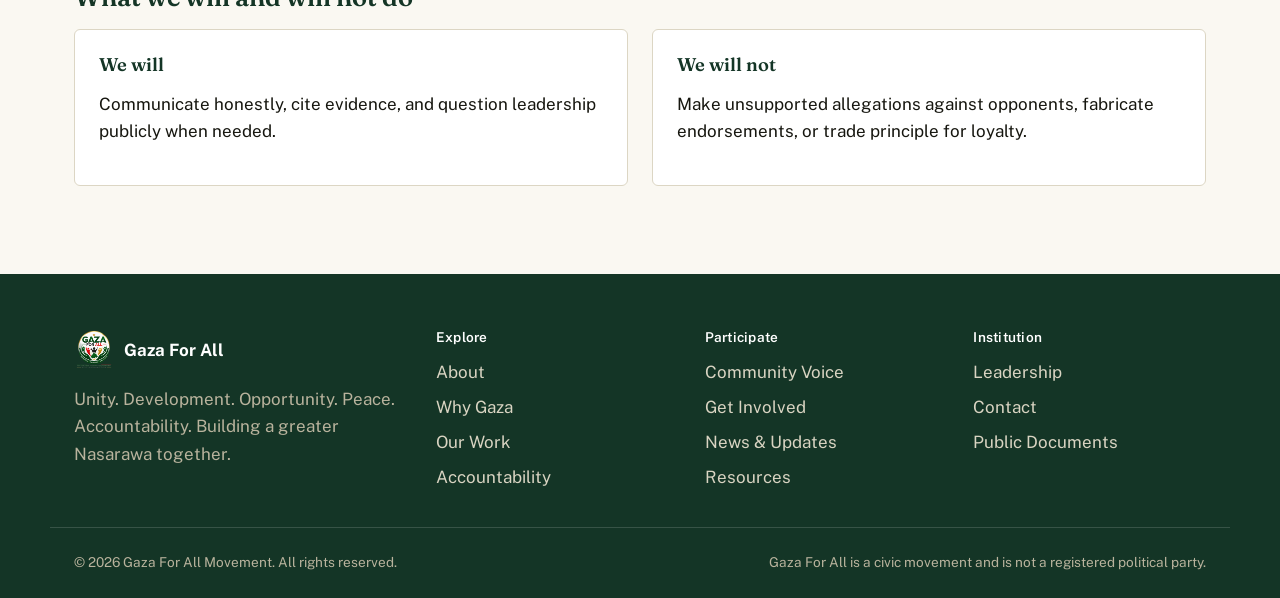
<file: why-gaza.html>
<!doctype html>
<html lang="en">
<head>
<meta charset="utf-8">
<title>Why Gaza — Gaza For All</title>
<meta name="viewport" content="width=device-width, initial-scale=1">
<meta name="description" content="Why Gaza For All supports Hon. Jonathan Gaza Gbefwi — grounded in record, character and principle.">
<link rel="canonical" href="https://gazaforall.org/why-gaza.html">
<meta property="og:title" content="Why Gaza — Gaza For All">
<meta property="og:description" content="Why Gaza For All supports Hon. Jonathan Gaza Gbefwi — grounded in record, character and principle.">
<meta property="og:type" content="website">
<meta property="og:image" content="assets/img/logo.png">
<meta name="twitter:card" content="summary_large_image">
<link rel="icon" href="assets/img/logo.png">
<link rel="preconnect" href="https://fonts.googleapis.com">
<link rel="preconnect" href="https://fonts.gstatic.com" crossorigin>
<link href="https://fonts.googleapis.com/css2?family=Fraunces:ital,wght@0,500;0,600;1,500;1,600&family=Public+Sans:wght@400;500;600;700&display=swap" rel="stylesheet">
<link rel="stylesheet" href="css/style.css">
</head>
<body>
<a class="skip-link" href="#main">Skip to main content</a>

<header class="site-header">
  <div class="header-inner">
    <a class="brand" href="index.html">
      <img src="assets/img/logo.png" alt="Gaza For All — One People, One Vision, One Future">
      <span class="brand-text">Gaza For All<small>Building a Greater Nasarawa Together</small></span>
    </a>
    <button class="nav-toggle" aria-expanded="false" aria-controls="primary-nav">
      <svg viewBox="0 0 24 24" fill="none" stroke="currentColor" stroke-width="2"><path d="M3 6h18M3 12h18M3 18h18"/></svg>
      Menu
    </button>
    <nav class="primary-nav" id="primary-nav" aria-label="Primary">
      <ul>
        <li class="nav-item"><a class="nav-link" href="index.html">Home</a></li>
        <li class="nav-item has-sub">
          <a class="nav-link" href="about.html">About <svg class="nav-caret" width="14" height="14" viewBox="0 0 24 24" fill="none" stroke="currentColor" stroke-width="2"><path d="m6 9 6 6 6-6"/></svg></a>
          <ul class="nav-sub">
            <li><a href="about.html#who-we-are">Who We Are</a></li>
            <li><a href="about.html#why-we-exist">Why We Exist</a></li>
            <li><a href="about.html#vision-mission">Vision &amp; Mission</a></li>
            <li><a href="about.html#values">Values</a></li>
            <li><a href="about.html#for-all">What &quot;For All&quot; Means</a></li>
          </ul>
        </li>
        <li class="nav-item has-sub">
          <a class="nav-link" href="why-gaza.html" aria-current="page">Why Gaza <svg class="nav-caret" width="14" height="14" viewBox="0 0 24 24" fill="none" stroke="currentColor" stroke-width="2"><path d="m6 9 6 6 6-6"/></svg></a>
          <ul class="nav-sub">
            <li><a href="why-gaza.html#why-support">Why We Support Gaza</a></li>
            <li><a href="why-gaza.html#record">Leadership &amp; Record</a></li>
            <li><a href="why-gaza.html#principles">Our Principles</a></li>
          </ul>
        </li>
        <li class="nav-item has-sub">
          <a class="nav-link" href="our-work.html">Our Work <svg class="nav-caret" width="14" height="14" viewBox="0 0 24 24" fill="none" stroke="currentColor" stroke-width="2"><path d="m6 9 6 6 6-6"/></svg></a>
          <ul class="nav-sub">
            <li><a href="our-work.html#community-engagement">Community Engagement</a></li>
            <li><a href="our-work.html#civic-participation">Civic Participation</a></li>
            <li><a href="our-work.html#volunteerism">Volunteerism</a></li>
            <li><a href="our-work.html#leadership-development">Leadership Development</a></li>
            <li><a href="our-work.html#partnerships">Partnerships</a></li>
            <li><a href="our-work.html#events">Events</a></li>
          </ul>
        </li>
        <li class="nav-item has-sub">
          <a class="nav-link" href="community-voice.html">Community Voice <svg class="nav-caret" width="14" height="14" viewBox="0 0 24 24" fill="none" stroke="currentColor" stroke-width="2"><path d="m6 9 6 6 6-6"/></svg></a>
          <ul class="nav-sub">
            <li><a href="community-voice.html#share">Share a Concern</a></li>
            <li><a href="community-voice.html#priorities">Community Priorities</a></li>
            <li><a href="community-voice.html#updates">Community Updates</a></li>
          </ul>
        </li>
        <li class="nav-item has-sub">
          <a class="nav-link" href="accountability.html">Accountability <svg class="nav-caret" width="14" height="14" viewBox="0 0 24 24" fill="none" stroke="currentColor" stroke-width="2"><path d="m6 9 6 6 6-6"/></svg></a>
          <ul class="nav-sub">
            <li><a href="accountability.html#approach">Our Approach</a></li>
            <li><a href="accountability.html#commitments">Commitments</a></li>
            <li><a href="accountability.html#reports">Reports</a></li>
            <li><a href="accountability.html#updates">Updates</a></li>
          </ul>
        </li>
        <li class="nav-item has-sub">
          <a class="nav-link" href="get-involved.html">Get Involved <svg class="nav-caret" width="14" height="14" viewBox="0 0 24 24" fill="none" stroke="currentColor" stroke-width="2"><path d="m6 9 6 6 6-6"/></svg></a>
          <ul class="nav-sub">
            <li><a href="get-involved.html#join">Join</a></li>
            <li><a href="get-involved.html#volunteer">Volunteer</a></li>
            <li><a href="get-involved.html#partner">Partner</a></li>
            <li><a href="get-involved.html#attend">Attend an Event</a></li>
          </ul>
        </li>
        <li class="nav-item"><a class="nav-link" href="news.html">News &amp; Updates</a></li>
        <li class="nav-item has-sub">
          <a class="nav-link" href="resources.html">Resources <svg class="nav-caret" width="14" height="14" viewBox="0 0 24 24" fill="none" stroke="currentColor" stroke-width="2"><path d="m6 9 6 6 6-6"/></svg></a>
          <ul class="nav-sub">
            <li><a href="resources.html#reports">Reports</a></li>
            <li><a href="resources.html#documents">Public Documents</a></li>
            <li><a href="resources.html#faqs">FAQs</a></li>
            <li><a href="resources.html#media">Media Resources</a></li>
          </ul>
        </li>
        <li class="nav-item"><a class="nav-link" href="leadership.html">Leadership</a></li>
        <li class="nav-item"><a class="nav-link" href="contact.html">Contact</a></li>
      </ul>
      <div class="wrap" style="padding:1rem 0;"><a class="btn btn-primary" href="get-involved.html#join">Join Gaza For All</a></div>
    </nav>
    <a class="btn btn-primary header-cta" href="get-involved.html#join">Join Gaza For All</a>
  </div>
</header>

<main id="main">

  <section class="section section-alt">
    <div class="wrap-narrow text-center">
      <span class="kicker">Why Gaza</span>
      <h1>Support based on principles and evidence &mdash; not blind loyalty</h1>
      <p class="lede" style="margin:0 auto;">Gaza For All supports Hon. Jonathan Gaza Gbefwi because our support is grounded in his record, character, leadership approach and commitment to an inclusive Nasarawa. We believe leadership should bring people together rather than exploit religion, ethnicity or other divisions.</p>
    </div>
  </section>

  <section class="section" id="why-support">
    <div class="wrap">
      <span class="kicker">Why We Support Gaza</span>
      <h2>Our reasoning, stated plainly</h2>
      <div class="card-list cols-3">
        <div class="card"><span class="badge badge-position">Position</span><h3>Record</h3><p>We look at what has actually been done.</p></div>
        <div class="card"><span class="badge badge-position">Position</span><h3>Character</h3><p>Leadership approach matters as much as promises.</p></div>
        <div class="card"><span class="badge badge-position">Position</span><h3>Inclusion</h3><p>A commitment to an inclusive Nasarawa, across religion and ethnicity.</p></div>
      </div>
    </div>
  </section>

  <section class="section section-alt" id="record">
    <div class="wrap">
      <span class="kicker">Leadership &amp; Record</span>
      <h2>Evidence, where it exists &mdash; clearly sourced</h2>
      <p>Where claims concern historical facts, public records or achievements, we provide evidence and cite sources. Where evidence is not yet published, we say so rather than presenting an aspiration as an achievement.</p>
      <div class="placeholder-note">[Verified record and sourced achievements to be published here as they are approved]</div>
    </div>
  </section>

  <section class="section" id="principles">
    <div class="wrap">
      <span class="kicker">Our Principles</span>
      <h2>What we will and will not do</h2>
      <div class="grid grid-2">
        <div class="card"><h3>We will</h3><p>Communicate honestly, cite evidence, and question leadership publicly when needed.</p></div>
        <div class="card"><h3>We will not</h3><p>Make unsupported allegations against opponents, fabricate endorsements, or trade principle for loyalty.</p></div>
      </div>
    </div>
  </section>

</main>

<footer class="site-footer">
  <div class="wrap footer-grid">
    <div>
      <div class="footer-brand-line"><img src="assets/img/logo.png" alt="Gaza For All logo"><strong style="color:#fff;">Gaza For All</strong></div>
      <p style="color:#B9B39D; max-width:34ch;">Unity. Development. Opportunity. Peace. Accountability. Building a greater Nasarawa together.</p>
    </div>
    <div>
      <h4>Explore</h4>
      <ul class="footer-list">
        <li><a href="about.html">About</a></li>
        <li><a href="why-gaza.html">Why Gaza</a></li>
        <li><a href="our-work.html">Our Work</a></li>
        <li><a href="accountability.html">Accountability</a></li>
      </ul>
    </div>
    <div>
      <h4>Participate</h4>
      <ul class="footer-list">
        <li><a href="community-voice.html">Community Voice</a></li>
        <li><a href="get-involved.html">Get Involved</a></li>
        <li><a href="news.html">News &amp; Updates</a></li>
        <li><a href="resources.html">Resources</a></li>
      </ul>
    </div>
    <div>
      <h4>Institution</h4>
      <ul class="footer-list">
        <li><a href="leadership.html">Leadership</a></li>
        <li><a href="contact.html">Contact</a></li>
        <li><a href="resources.html#documents">Public Documents</a></li>
      </ul>
    </div>
  </div>
  <div class="wrap footer-bottom">
    <span>&copy; <span id="year"></span> Gaza For All Movement. All rights reserved.</span>
    <span>Gaza For All is a civic movement and is not a registered political party.</span>
  </div>
</footer>

<script>document.getElementById('year').textContent = new Date().getFullYear();</script>
<script src="js/main.js"></script>
</body>

</html>
</file>
<file: css/style.css>
/* ============================================================
   GAZA FOR ALL — DESIGN SYSTEM
   ============================================================ */

:root {
  --g4a-green-900: #143526;
  --g4a-green-700: #1B5E3A;
  --g4a-green-500: #276B44;
  --g4a-green-100: #E6EFE8;
  --g4a-red-700: #A81F2A;
  --g4a-red-500: #C1272D;
  --g4a-gold-600: #B98A1E;
  --g4a-gold-400: #D4A72C;
  --g4a-gold-100: #F6ECD2;
  --g4a-ink: #16160F;
  --g4a-ink-soft: #3A3A32;
  --g4a-paper: #FAF8F2;
  --g4a-paper-dim: #F1EEE3;
  --g4a-line: #DCD6C4;
  --g4a-white: #FFFFFF;

  --color-bg: var(--g4a-paper);
  --color-bg-alt: var(--g4a-paper-dim);
  --color-surface: var(--g4a-white);
  --color-text: var(--g4a-ink);
  --color-text-soft: var(--g4a-ink-soft);
  --color-primary: var(--g4a-green-700);
  --color-primary-dark: var(--g4a-green-900);
  --color-accent: var(--g4a-red-500);
  --color-gold: var(--g4a-gold-400);
  --color-border: var(--g4a-line);

  --font-display: "Fraunces", "Iowan Old Style", Georgia, serif;
  --font-body: "Public Sans", -apple-system, BlinkMacSystemFont, "Segoe UI", sans-serif;

  --content-max: 1180px;
  --content-narrow: 760px;
  --space-1: 0.5rem;
  --space-2: 1rem;
  --space-3: 1.5rem;
  --space-4: 2.25rem;
  --space-5: 3.5rem;
  --space-6: 5.5rem;
  --radius: 6px;
}

*, *::before, *::after { box-sizing: border-box; }
html { scroll-behavior: smooth; }
@media (prefers-reduced-motion: reduce) {
  html { scroll-behavior: auto; }
  *, *::before, *::after { animation-duration: 0.01ms !important; animation-iteration-count: 1 !important; transition-duration: 0.01ms !important; scroll-behavior: auto !important; }
}
body {
  margin: 0;
  background: var(--color-bg);
  color: var(--color-text);
  font-family: var(--font-body);
  font-size: 17px;
  line-height: 1.6;
  -webkit-font-smoothing: antialiased;
}
img { max-width: 100%; display: block; }
a { color: inherit; }
h1, h2, h3, h4 { font-family: var(--font-display); font-weight: 600; line-height: 1.15; margin: 0 0 var(--space-2); color: var(--g4a-green-900); }
p { margin: 0 0 var(--space-2); max-width: 68ch; }
ul { margin: 0; padding: 0; }
button { font-family: inherit; }

a:focus-visible, button:focus-visible, input:focus-visible,
textarea:focus-visible, select:focus-visible {
  outline: 3px solid var(--g4a-gold-600);
  outline-offset: 2px;
}

.skip-link {
  position: absolute; left: -999px; top: 0; z-index: 1000;
  background: var(--color-primary-dark); color: #fff;
  padding: 0.75rem 1.25rem; border-radius: 0 0 6px 0;
}
.skip-link:focus { left: 0; }

.wrap { max-width: var(--content-max); margin: 0 auto; padding: 0 var(--space-3); }
.wrap-narrow { max-width: var(--content-narrow); margin: 0 auto; padding: 0 var(--space-3); }
.section { padding: var(--space-6) 0; }
.section-tight { padding: var(--space-5) 0; }
.section-alt { background: var(--color-bg-alt); }
.section-dark { background: var(--g4a-green-900); color: #EFEAD9; }
.section-dark h1, .section-dark h2, .section-dark h3 { color: #fff; }
.kicker {
  display: block; font-family: var(--font-display); font-style: italic;
  color: var(--color-accent); font-size: 1.05rem; margin-bottom: 0.4rem;
}
.lede { font-size: 1.2rem; color: var(--color-text-soft); max-width: 60ch; }
.grid { display: grid; gap: var(--space-3); }
@media (min-width: 720px) {
  .grid-2 { grid-template-columns: 1fr 1fr; }
  .grid-3 { grid-template-columns: repeat(3, 1fr); }
}
.visually-hidden {
  position: absolute; width: 1px; height: 1px; overflow: hidden;
  clip: rect(0 0 0 0); white-space: nowrap;
}

.site-header {
  position: sticky; top: 0; z-index: 100;
  background: rgba(250, 248, 242, 0.96);
  border-bottom: 1px solid var(--color-border);
  backdrop-filter: saturate(140%) blur(6px);
}
.header-inner {
  max-width: var(--content-max); margin: 0 auto; padding: 0.65rem var(--space-3);
  display: flex; align-items: center; justify-content: space-between; gap: var(--space-3);
}
.brand { display: flex; align-items: center; gap: 0.6rem; text-decoration: none; }
.brand img { height: 42px; width: auto; }
.brand-text { font-family: var(--font-display); font-weight: 600; font-size: 1.02rem; color: var(--g4a-green-900); line-height: 1.1; }
.brand-text small { display: block; font-family: var(--font-body); font-weight: 500; font-size: 0.62rem; letter-spacing: 0.06em; color: var(--color-text-soft); }

.nav-toggle {
  display: inline-flex; align-items: center; gap: 0.5rem;
  background: none; border: 1px solid var(--color-border); border-radius: var(--radius);
  padding: 0.5rem 0.75rem; cursor: pointer; font-weight: 600; font-size: 0.9rem;
}
.nav-toggle svg { width: 18px; height: 18px; }

.primary-nav {
  display: none;
  position: absolute; left: 0; right: 0; top: 100%;
  background: var(--color-surface); border-bottom: 1px solid var(--color-border);
  max-height: calc(100vh - 64px); overflow-y: auto;
}
.primary-nav.is-open { display: block; }
.primary-nav ul { list-style: none; }
.primary-nav > ul { padding: var(--space-2) var(--space-3); }
.nav-item { border-bottom: 1px solid var(--color-border); }
.nav-item:last-child { border-bottom: none; }
.nav-link {
  display: flex; align-items: center; justify-content: space-between;
  padding: 0.85rem 0.1rem; text-decoration: none; font-weight: 600; color: var(--color-text);
}
.nav-sub { list-style: none; padding: 0 0 0.6rem 0.9rem; display: none; }
.nav-item.is-expanded .nav-sub { display: block; }
.nav-sub li a { display: block; padding: 0.4rem 0; text-decoration: none; color: var(--color-text-soft); font-size: 0.95rem; }
.nav-caret { transition: transform 0.15s ease; }
.nav-item.is-expanded .nav-caret { transform: rotate(180deg); }
.header-cta { display: none; }

@media (min-width: 980px) {
  .nav-toggle { display: none; }
  .primary-nav {
    display: block; position: static; background: none; border: none; max-height: none; overflow: visible;
  }
  .primary-nav > ul { display: flex; align-items: center; gap: var(--space-1); padding: 0; }
  .nav-item { border: none; position: relative; }
  .nav-link { padding: 0.6rem 0.7rem; font-size: 0.94rem; border-radius: var(--radius); }
  .nav-link:hover, .nav-item.is-expanded .nav-link { background: var(--g4a-green-100); }
  .nav-sub {
    position: absolute; top: 100%; left: 0; min-width: 230px;
    background: var(--color-surface); border: 1px solid var(--color-border); border-radius: var(--radius);
    padding: 0.5rem; box-shadow: 0 12px 24px rgba(20,53,38,0.12);
  }
  .nav-item:hover .nav-sub, .nav-item:focus-within .nav-sub { display: block; }
  .nav-sub li a { padding: 0.5rem 0.6rem; border-radius: 4px; }
  .nav-sub li a:hover { background: var(--g4a-green-100); }
  .header-cta { display: inline-flex; }
}

.btn {
  display: inline-flex; align-items: center; justify-content: center; gap: 0.5rem;
  padding: 0.85rem 1.5rem; border-radius: var(--radius); text-decoration: none;
  font-weight: 700; font-size: 0.98rem; border: 2px solid transparent; cursor: pointer;
  transition: background-color 0.15s ease, color 0.15s ease, border-color 0.15s ease;
}
.btn-primary { background: var(--color-accent); color: #fff; }
.btn-primary:hover { background: var(--g4a-red-700); }
.btn-secondary { background: transparent; border-color: var(--g4a-green-900); color: var(--g4a-green-900); }
.btn-secondary:hover { background: var(--g4a-green-900); color: #fff; }
.btn-ghost { background: transparent; color: var(--g4a-green-900); border-color: transparent; text-decoration: underline; padding-left: 0; padding-right: 0; }
.btn-on-dark { background: var(--g4a-gold-400); color: var(--g4a-green-900); }
.btn-on-dark:hover { background: var(--g4a-gold-600); }
.cta-row { display: flex; flex-wrap: wrap; gap: var(--space-2); align-items: center; }

.hero {
  background: var(--g4a-green-900);
  color: #F4F1E4;
  position: relative;
  overflow: hidden;
  padding: var(--space-6) 0 var(--space-5);
}
.hero::after {
  content: ""; position: absolute; right: -10%; top: -20%; width: 60%; height: 140%;
  background: radial-gradient(circle at center, rgba(212,167,44,0.16), transparent 65%);
  pointer-events: none;
}
.hero-inner { position: relative; max-width: 720px; }
.hero-motto {
  font-family: var(--font-display); font-weight: 600; font-style: italic;
  font-size: clamp(2rem, 6vw, 3.4rem); line-height: 1.08; color: #fff; margin: 0 0 var(--space-3);
}
.hero-motto em { color: var(--g4a-gold-400); font-style: italic; }
.hero-lede { font-size: 1.15rem; color: #DAD5BF; max-width: 56ch; }
.hero-tagline {
  display: inline-block; font-family: var(--font-display); font-style: italic;
  color: var(--g4a-gold-400); border-top: 1px solid rgba(255,255,255,0.25); border-bottom: 1px solid rgba(255,255,255,0.25);
  padding: 0.6rem 0; margin: var(--space-4) 0 var(--space-3); font-size: 1.05rem;
}

.pillars-band { display: grid; gap: var(--space-3); }
@media (min-width: 720px) { .pillars-band { grid-template-columns: repeat(3, 1fr); } }
.pillar {
  border-top: 4px solid var(--color-accent);
  padding: var(--space-3) 0.25rem 0;
}
.pillar:nth-child(2) { border-top-color: var(--g4a-gold-400); }
.pillar:nth-child(3) { border-top-color: var(--g4a-green-700); }
.pillar h3 { font-size: 1.3rem; }

.identity-chain { position: relative; }
.identity-row {
  display: grid; gap: 0; border: 1px solid var(--color-border); border-radius: var(--radius); overflow: hidden;
}
@media (min-width: 860px) { .identity-row { grid-template-columns: repeat(4, 1fr); } }
.identity-cell {
  padding: var(--space-3); background: var(--color-surface); border-bottom: 1px solid var(--color-border);
  position: relative;
}
@media (min-width: 860px) {
  .identity-cell { border-bottom: none; border-right: 1px solid var(--color-border); }
  .identity-cell:last-child { border-right: none; }
}
.identity-cell:last-child { border-bottom: none; }
.identity-label { font-family: var(--font-display); font-style: italic; color: var(--color-accent); font-size: 1.15rem; display: block; margin-bottom: 0.3rem; }
.identity-cell p { font-size: 0.96rem; color: var(--color-text-soft); }

.flow-line {
  display: flex; flex-wrap: wrap; gap: 0.4rem 0; align-items: center;
  font-family: var(--font-display); font-weight: 600; color: var(--g4a-green-900);
  border: 1px solid var(--color-border); border-radius: var(--radius); padding: var(--space-2);
  background: var(--color-surface);
}
.flow-line .step { padding: 0.3rem 0.9rem; }
.flow-line .arrow { color: var(--color-accent); font-family: var(--font-body); }

.card {
  background: var(--color-surface); border: 1px solid var(--color-border); border-radius: var(--radius);
  padding: var(--space-3);
}
.card h3 { font-size: 1.15rem; }
.card-list { list-style: none; display: grid; gap: var(--space-3); }
@media (min-width: 720px) { .card-list.cols-2 { grid-template-columns: 1fr 1fr; } .card-list.cols-3 { grid-template-columns: repeat(3,1fr); } }

.badge {
  display: inline-block; font-size: 0.78rem; font-weight: 700; padding: 0.2rem 0.6rem;
  border-radius: 999px; background: var(--g4a-green-100); color: var(--g4a-green-900); letter-spacing: 0.01em;
}
.badge-fact { background: var(--g4a-green-100); color: var(--g4a-green-900); }
.badge-position { background: var(--g4a-gold-100); color: var(--g4a-gold-600); }
.badge-aspiration { background: #EFE7F4; color: #6B3F86; }
.badge-report { background: #E9F1F7; color: #2B5F82; }
.status-pill { display: inline-flex; align-items: center; gap: 0.4rem; font-size: 0.85rem; font-weight: 700; }
.status-dot { width: 9px; height: 9px; border-radius: 50%; background: var(--color-border); display: inline-block; }
.status-progress .status-dot { background: var(--g4a-gold-400); }
.status-delivered .status-dot { background: var(--g4a-green-700); }
.status-delayed .status-dot { background: var(--color-accent); }

.placeholder-note {
  border: 1px dashed var(--color-border); border-radius: var(--radius);
  padding: var(--space-2) var(--space-3); color: var(--color-text-soft); font-size: 0.95rem;
  background: var(--color-bg-alt);
}

.form-field { margin-bottom: var(--space-2); display: block; }
.form-field label { display: block; font-weight: 700; margin-bottom: 0.3rem; font-size: 0.95rem; }
.form-field input, .form-field select, .form-field textarea {
  width: 100%; padding: 0.75rem; border: 1px solid var(--color-border); border-radius: var(--radius);
  font: inherit; background: var(--color-surface); color: var(--color-text);
}
.form-hint { font-size: 0.85rem; color: var(--color-text-soft); margin-top: 0.25rem; }
.form-privacy-note { border-left: 3px solid var(--g4a-green-700); padding: var(--space-2); background: var(--g4a-green-100); border-radius: 0 var(--radius) var(--radius) 0; }

.site-footer { background: var(--g4a-green-900); color: #D9D4C2; padding: var(--space-5) 0 var(--space-3); }
.footer-grid { display: grid; gap: var(--space-4); }
@media (min-width: 860px) { .footer-grid { grid-template-columns: 1.4fr 1fr 1fr 1fr; } }
.site-footer h4 { color: #fff; font-family: var(--font-body); font-size: 0.85rem; text-transform: none; letter-spacing: 0.02em; margin-bottom: 0.8rem; }
.site-footer a { color: #D9D4C2; text-decoration: none; }
.site-footer a:hover { color: #fff; text-decoration: underline; }
.footer-list { list-style: none; display: grid; gap: 0.5rem; }
.footer-brand-line { display: flex; align-items: center; gap: 0.6rem; margin-bottom: var(--space-2); }
.footer-brand-line img { height: 40px; }
.footer-bottom {
  margin-top: var(--space-4); padding-top: var(--space-3); border-top: 1px solid rgba(255,255,255,0.15);
  display: flex; flex-wrap: wrap; gap: var(--space-2); justify-content: space-between; font-size: 0.85rem; color: #B9B39D;
}

.text-center { text-align: center; }
.mt-0 { margin-top: 0; }
.divider { height: 1px; background: var(--color-border); border: none; margin: var(--space-4) 0; }
</file>
